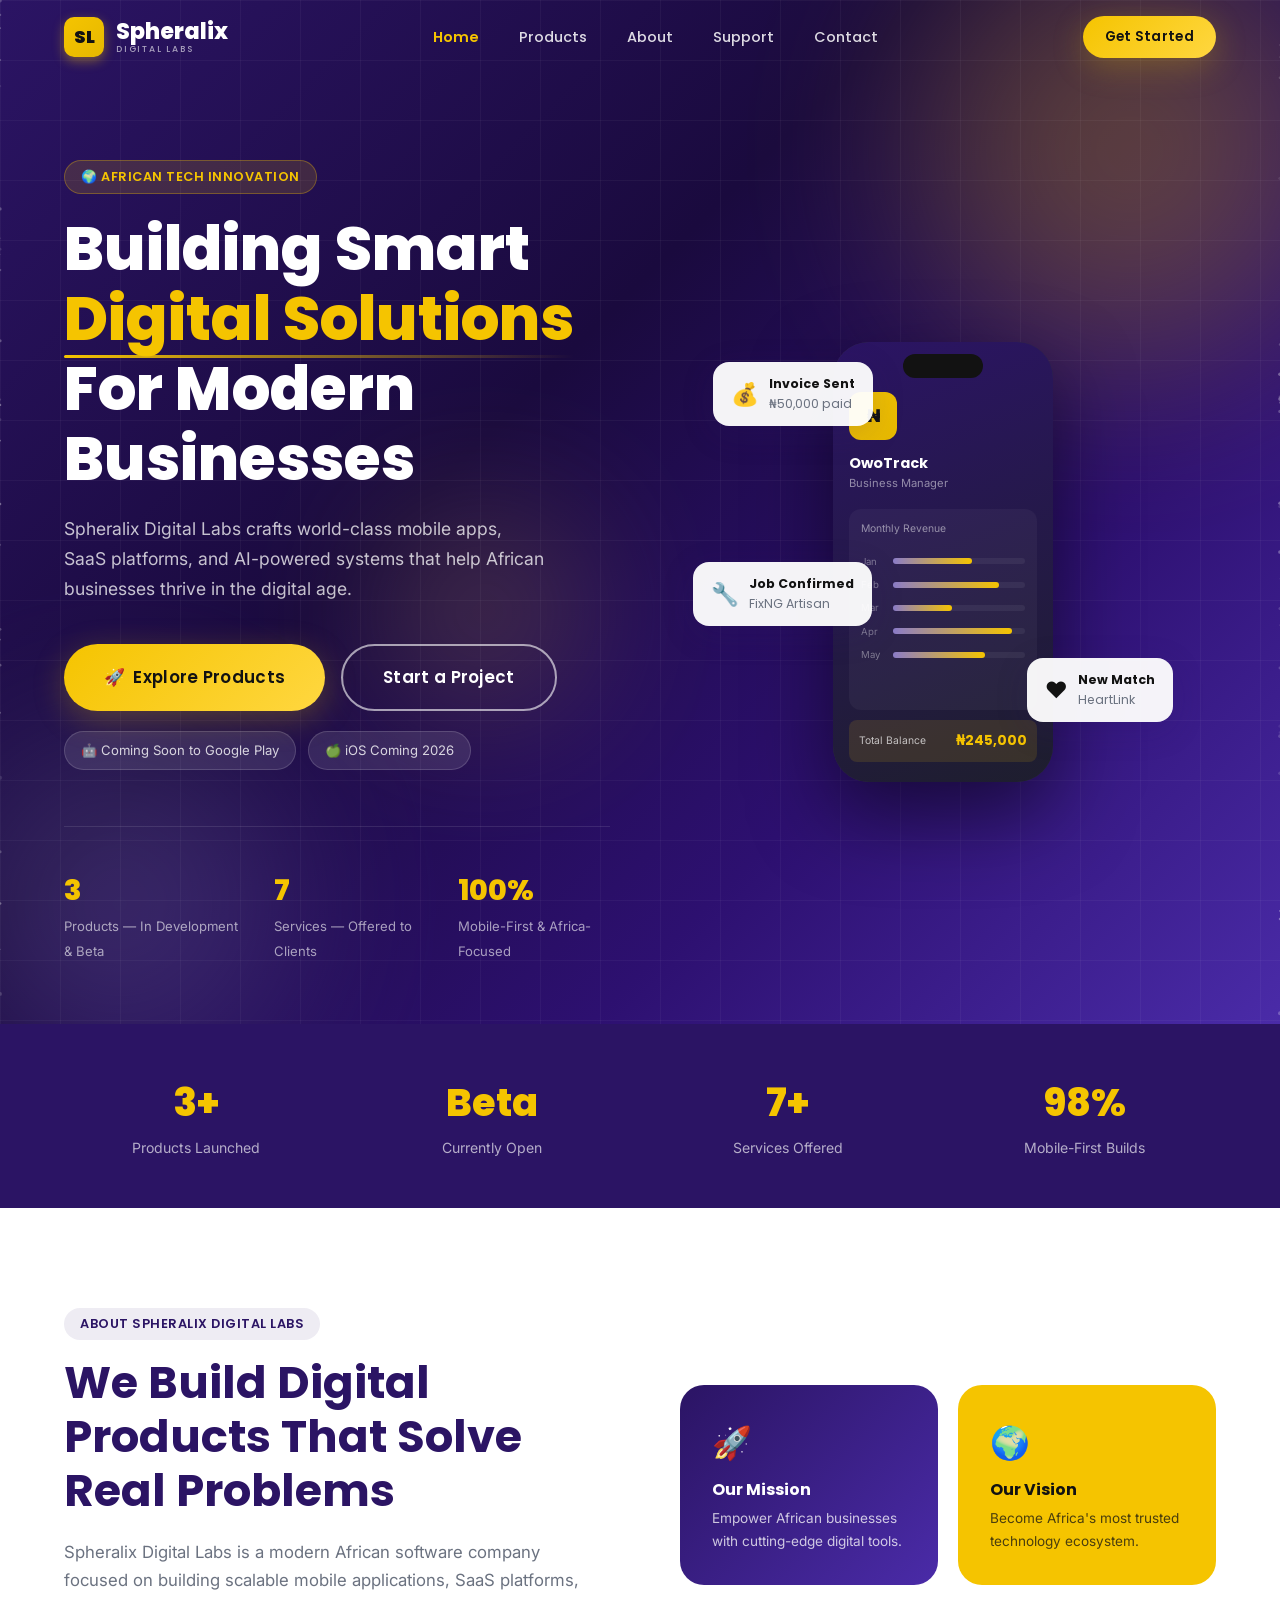
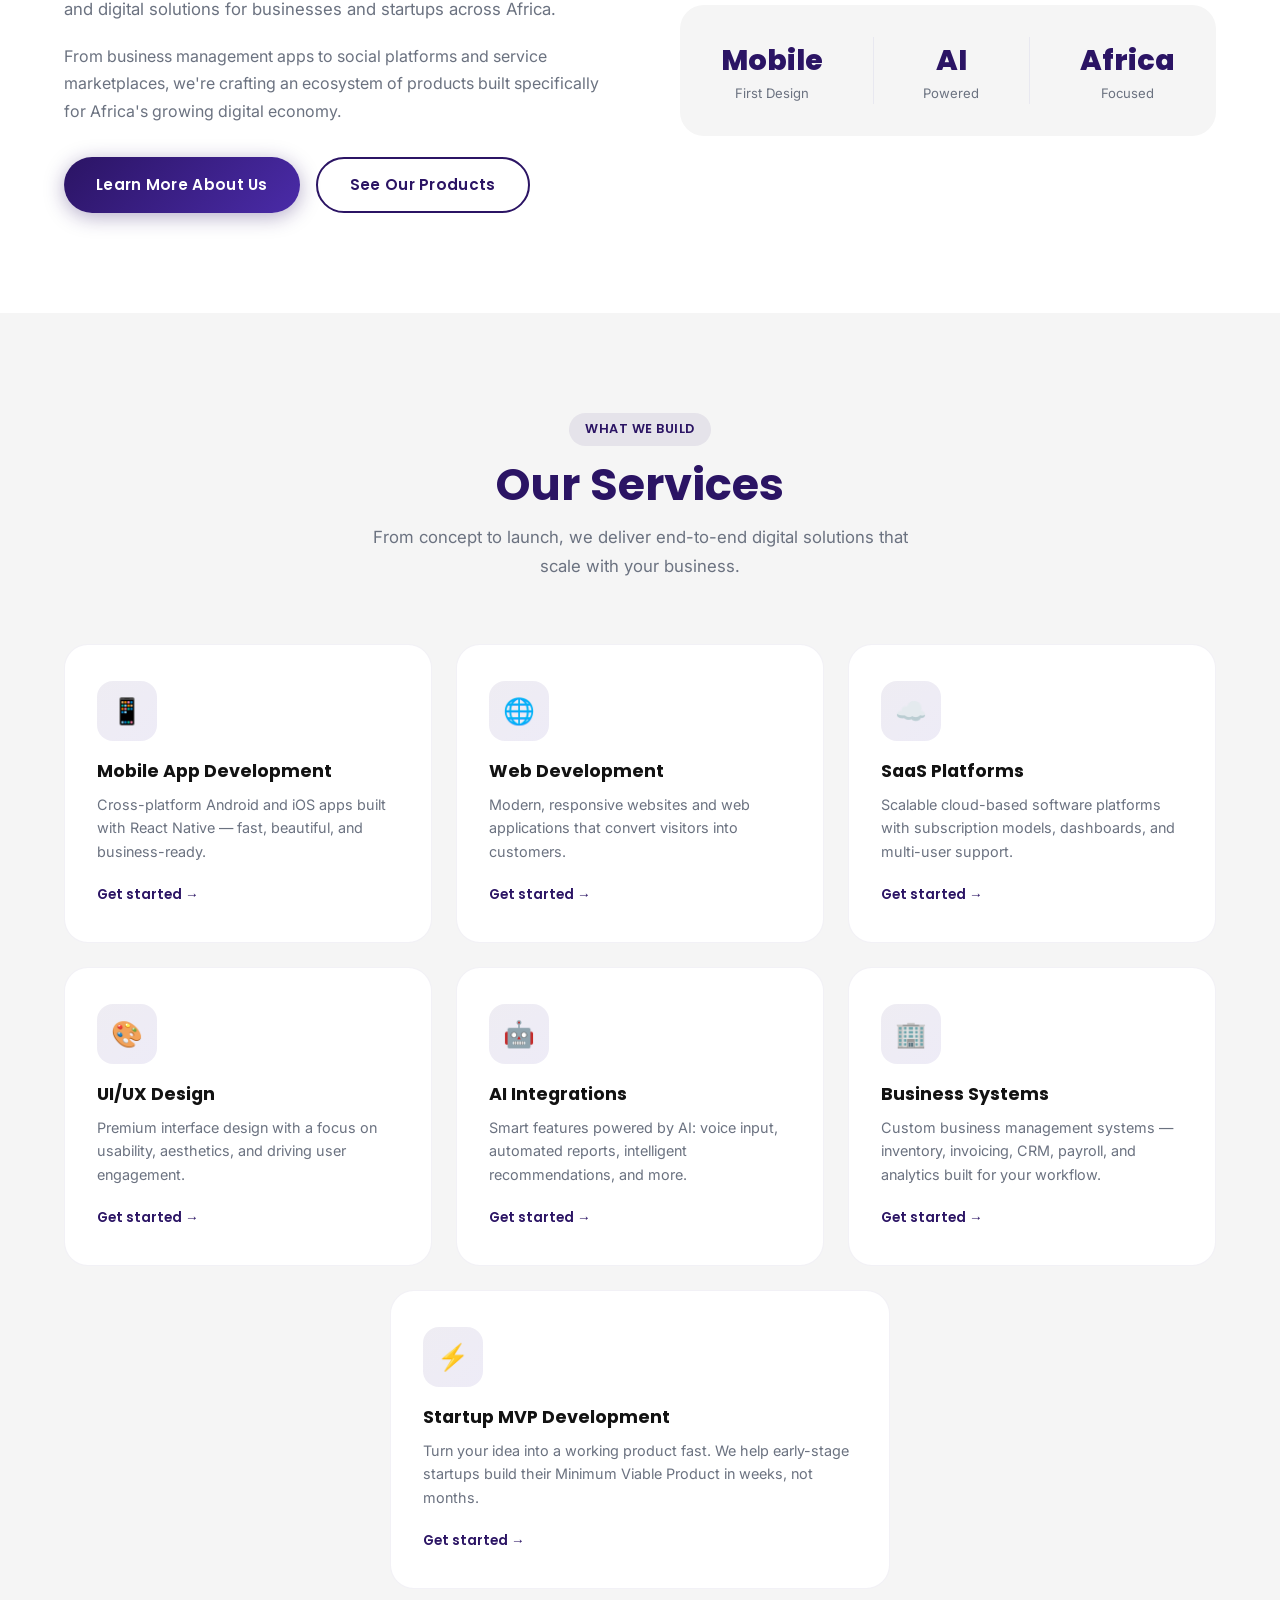
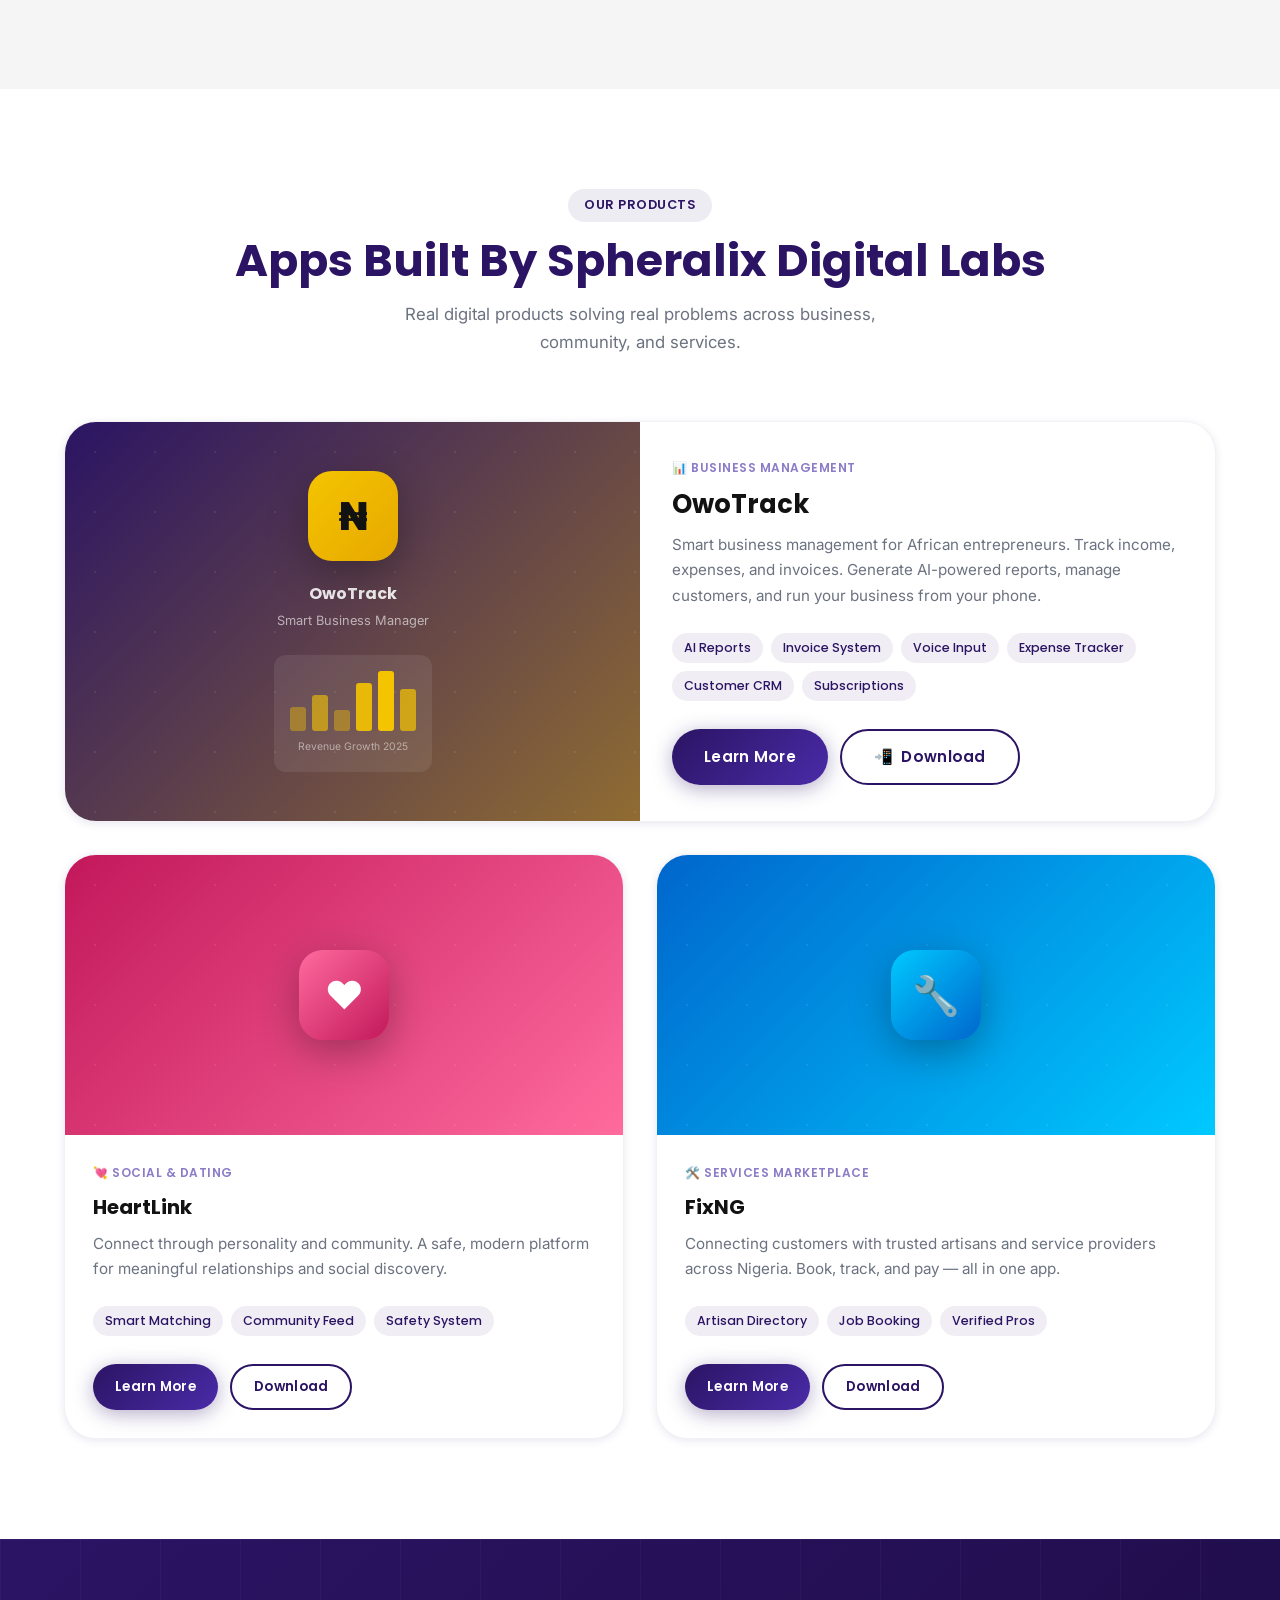
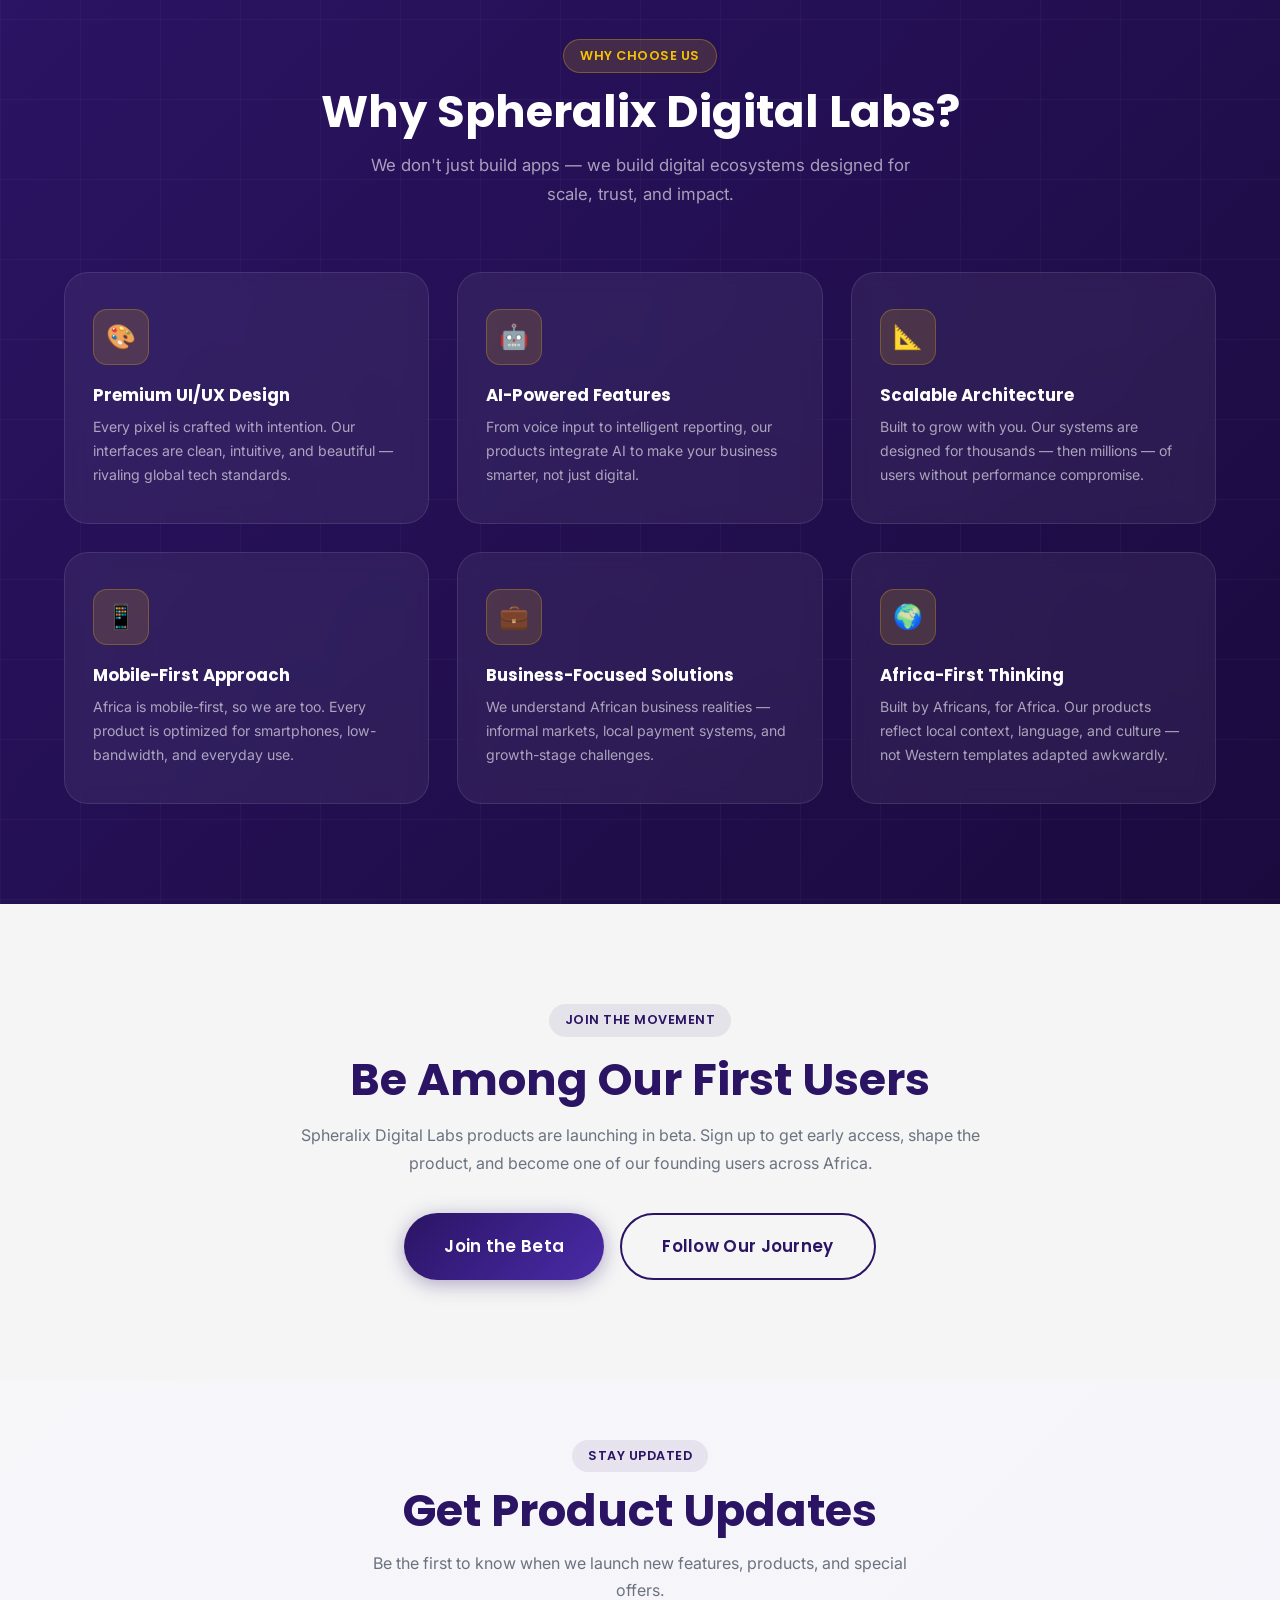
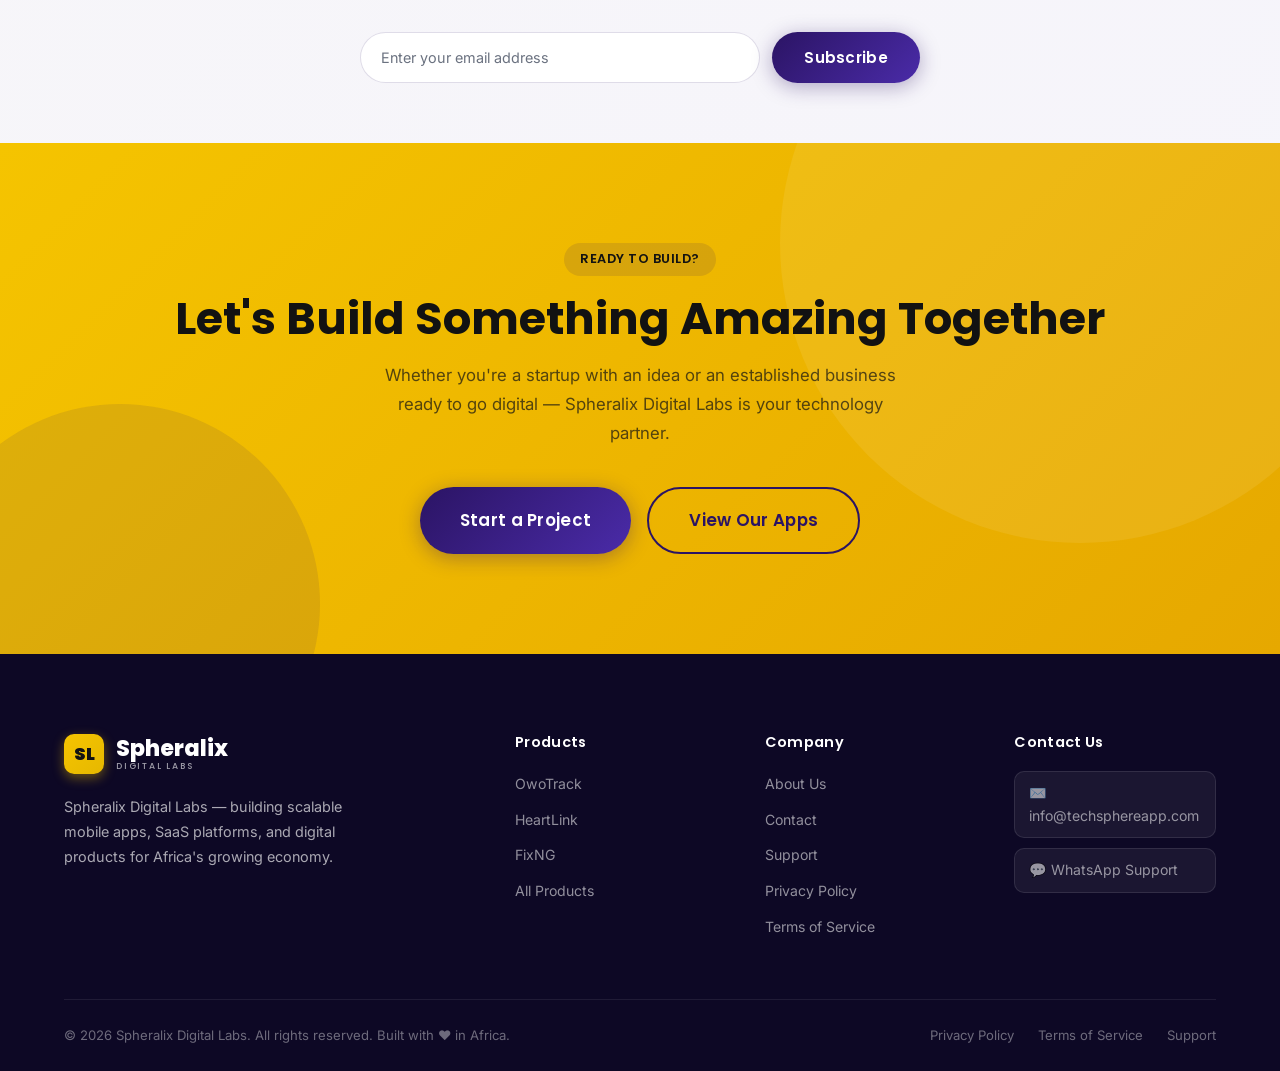
<file: index.html>
<!DOCTYPE html>
<html lang="en">
<head>
  <meta charset="UTF-8" />
  <meta name="viewport" content="width=device-width, initial-scale=1.0" />
  <title>Spheralix Digital Labs — Building Smart Digital Solutions For Africa</title>
  <meta name="description" content="Spheralix Digital Labs is a modern African software company building mobile apps, SaaS products, and AI-powered digital platforms for businesses across Africa." />
  <meta name="keywords" content="Spheralix Digital Labs, African tech startup, mobile apps, SaaS, OwoTrack, HeartLink, FixNG, software development Nigeria" />

  <!-- Open Graph -->
  <meta property="og:title" content="Spheralix Digital Labs — Smart Digital Solutions" />
  <meta property="og:description" content="Building scalable digital products for Africa and beyond. Mobile apps, SaaS, AI-powered systems." />
  <meta property="og:type" content="website" />
  <meta property="og:url" content="https://techsphereapp.com" />
  <meta property="og:image" content="https://techsphereapp.com/images/og-image.png" />

  <!-- Twitter Card -->
  <meta name="twitter:card" content="summary_large_image" />
  <meta name="twitter:title" content="Spheralix Digital Labs — Smart Digital Solutions" />
  <meta name="twitter:description" content="Building scalable digital products for Africa and beyond." />
  <meta name="twitter:image" content="https://techsphereapp.com/images/og-image.png" />

  <!-- Favicon -->
  <link rel="icon" type="image/svg+xml" href="images/favicon.svg" />

  <!-- Styles -->
  <link rel="stylesheet" href="styles/main.css" />
  <link rel="preconnect" href="https://fonts.googleapis.com" />
  <link rel="preconnect" href="https://fonts.gstatic.com" crossorigin />
</head>
<body>

<!-- Page Loader -->
<div class="page-loader" id="pageLoader">
  <div class="loader-logo">
    <div class="loader-mark">SL</div>
    <div class="loader-text">Spheralix</div>
    <div class="loader-bar"><div class="loader-bar-fill"></div></div>
  </div>
</div>

<!-- ══════════ NAVBAR ══════════ -->
<nav class="navbar" id="navbar">
  <div class="container navbar-inner">
    <a href="index.html" class="logo">
      <div class="logo-mark">SL</div>
      <div class="logo-text-group"><span class="logo-wordmark">Spheralix</span><span class="logo-tagline">Digital Labs</span></div>
    </a>

    <ul class="nav-links">
      <li><a href="index.html" class="active">Home</a></li>
      <li><a href="products.html">Products</a></li>
      <li><a href="about.html">About</a></li>
      <li><a href="support.html">Support</a></li>
      <li><a href="contact.html">Contact</a></li>
    </ul>

    <div class="nav-cta">
      <a href="contact.html" class="btn btn-gold btn-sm">Get Started</a>
      <button class="hamburger" id="hamburger" aria-label="Toggle menu">
        <span></span><span></span><span></span>
      </button>
    </div>
  </div>
</nav>

<!-- Mobile Menu -->
<div class="mobile-menu" id="mobileMenu">
  <ul class="nav-links">
    <li><a href="index.html">Home</a></li>
    <li><a href="products.html">Products</a></li>
    <li><a href="about.html">About</a></li>
    <li><a href="support.html">Support</a></li>
    <li><a href="contact.html">Contact</a></li>
  </ul>
  <div class="nav-cta" style="margin-top:28px;">
    <a href="contact.html" class="btn btn-primary" style="width:100%;justify-content:center;">Get Started</a>
  </div>
</div>

<!-- ══════════ HERO ══════════ -->
<section class="hero">
  <div class="hero-bg">
    <div class="hero-orb hero-orb-1"></div>
    <div class="hero-orb hero-orb-2"></div>
    <div class="hero-orb hero-orb-3"></div>
    <div class="hero-grid"></div>
    <canvas id="heroParticles" style="position:absolute;inset:0;width:100%;height:100%;pointer-events:none;opacity:.6;"></canvas>
  </div>

  <div class="container">
    <div class="hero-content">
      <!-- Text -->
      <div class="hero-text">
        <span class="tag">🌍 African Tech Innovation</span>
        <h1 class="hero-headline">
          Building Smart <span class="highlight">Digital Solutions</span> For Modern Businesses
        </h1>
        <p class="hero-description">
          Spheralix Digital Labs crafts world-class mobile apps, SaaS platforms, and AI-powered systems that help African businesses thrive in the digital age.
        </p>
        <div class="hero-buttons">
          <a href="products.html" class="btn btn-gold btn-lg">
            <span>🚀</span> Explore Products
          </a>
          <a href="contact.html" class="btn btn-outline-white btn-lg">
            Start a Project
          </a>
        </div>

        <div style="display:flex;gap:12px;margin-top:20px;flex-wrap:wrap;">
          <span style="display:inline-flex;align-items:center;gap:8px;background:rgba(255,255,255,.1);border:1px solid rgba(255,255,255,.15);border-radius:50px;padding:8px 16px;font-size:.82rem;color:rgba(255,255,255,.8);">🤖 Coming Soon to Google Play</span>
          <span style="display:inline-flex;align-items:center;gap:8px;background:rgba(255,255,255,.1);border:1px solid rgba(255,255,255,.15);border-radius:50px;padding:8px 16px;font-size:.82rem;color:rgba(255,255,255,.8);">🍏 iOS Coming 2026</span>
        </div>

        <div class="hero-stats">
          <div class="hero-stat-item">
            <span class="hero-stat-number" data-counter data-target="3">3</span>
            <span class="hero-stat-label">Products — In Development &amp; Beta</span>
          </div>
          <div class="hero-stat-item">
            <span class="hero-stat-number" data-counter data-target="7">7</span>
            <span class="hero-stat-label">Services — Offered to Clients</span>
          </div>
          <div class="hero-stat-item">
            <span class="hero-stat-number" data-counter data-target="100" data-suffix="%">100%</span>
            <span class="hero-stat-label">Mobile-First &amp; Africa-Focused</span>
          </div>
        </div>
      </div>

      <!-- Visual -->
      <div class="hero-visual">
        <div class="phone-mockup-group">
          <!-- Main phone -->
          <div class="phone-mockup main">
            <div class="phone-notch"></div>
            <div class="phone-screen">
              <div class="phone-screen-content">
                <div class="phone-app-icon">₦</div>
                <div class="phone-app-name">OwoTrack</div>
                <div class="phone-app-sub">Business Manager</div>
                <div class="phone-chart">
                  <div style="color:rgba(255,255,255,.5);font-size:.65rem;margin-bottom:8px;font-family:'Inter',sans-serif;">Monthly Revenue</div>
                  <div class="chart-bar-row"><span class="chart-bar-label">Jan</span><div class="chart-bar-track"><div class="chart-bar-fill" style="width:60%"></div></div></div>
                  <div class="chart-bar-row"><span class="chart-bar-label">Feb</span><div class="chart-bar-track"><div class="chart-bar-fill" style="width:80%"></div></div></div>
                  <div class="chart-bar-row"><span class="chart-bar-label">Mar</span><div class="chart-bar-track"><div class="chart-bar-fill" style="width:45%"></div></div></div>
                  <div class="chart-bar-row"><span class="chart-bar-label">Apr</span><div class="chart-bar-track"><div class="chart-bar-fill" style="width:90%"></div></div></div>
                  <div class="chart-bar-row"><span class="chart-bar-label">May</span><div class="chart-bar-track"><div class="chart-bar-fill" style="width:70%"></div></div></div>
                </div>
                <div style="background:rgba(245,196,0,.12);border-radius:8px;padding:10px;margin-top:10px;display:flex;justify-content:space-between;align-items:center;">
                  <span style="color:rgba(255,255,255,.7);font-size:.65rem;font-family:'Inter',sans-serif;">Total Balance</span>
                  <span style="color:#F5C400;font-weight:700;font-size:.85rem;font-family:'Poppins',sans-serif;">₦245,000</span>
                </div>
              </div>
            </div>
          </div>

          <!-- Floating badges -->
          <div class="floating-badge badge-1">
            <span class="badge-icon">💰</span>
            <div class="badge-text">
              <div class="badge-title">Invoice Sent</div>
              <div class="badge-sub">₦50,000 paid</div>
            </div>
          </div>
          <div class="floating-badge badge-2">
            <span class="badge-icon">❤️</span>
            <div class="badge-text">
              <div class="badge-title">New Match</div>
              <div class="badge-sub">HeartLink</div>
            </div>
          </div>
          <div class="floating-badge badge-3">
            <span class="badge-icon">🔧</span>
            <div class="badge-text">
              <div class="badge-title">Job Confirmed</div>
              <div class="badge-sub">FixNG Artisan</div>
            </div>
          </div>
        </div>
      </div>
    </div>
  </div>
</section>

<!-- ══════════ STATS BAR ══════════ -->
<section class="stats-bar">
  <div class="container">
    <div class="stats-grid">
      <div class="stat-item reveal delay-1">
        <span class="stat-number" data-counter data-target="3" data-suffix="+">3+</span>
        <div class="stat-label">Products Launched</div>
      </div>
      <div class="stat-item reveal delay-2">
        <span class="stat-number">Beta</span>
        <div class="stat-label">Currently Open</div>
      </div>
      <div class="stat-item reveal delay-3">
        <span class="stat-number" data-counter data-target="7" data-suffix="+">7+</span>
        <div class="stat-label">Services Offered</div>
      </div>
      <div class="stat-item reveal delay-4">
        <span class="stat-number" data-counter data-target="100" data-suffix="%">100%</span>
        <div class="stat-label">Mobile-First Builds</div>
      </div>
    </div>
  </div>
</section>

<!-- ══════════ ABOUT SNIPPET ══════════ -->
<section class="section-pad">
  <div class="container">
    <div class="rg-2" style="display:grid;grid-template-columns:1fr 1fr;gap:80px;align-items:center;">
      <div class="reveal-left">
        <span class="tag">About Spheralix Digital Labs</span>
        <h2 style="color:var(--purple);margin:16px 0 20px;">We Build Digital Products That Solve Real Problems</h2>
        <p style="color:var(--text-muted);margin-bottom:20px;font-size:1.05rem;">
          Spheralix Digital Labs is a modern African software company focused on building scalable mobile applications, SaaS platforms, and digital solutions for businesses and startups across Africa.
        </p>
        <p style="color:var(--text-muted);margin-bottom:32px;">
          From business management apps to social platforms and service marketplaces, we're crafting an ecosystem of products built specifically for Africa's growing digital economy.
        </p>
        <div style="display:flex;gap:16px;flex-wrap:wrap;">
          <a href="about.html" class="btn btn-primary">Learn More About Us</a>
          <a href="products.html" class="btn btn-outline">See Our Products</a>
        </div>
      </div>
      <div class="reveal-right">
        <div class="rg-2" style="display:grid;grid-template-columns:1fr 1fr;gap:20px;">
          <div style="background:linear-gradient(135deg,var(--purple),var(--purple-lt));border-radius:var(--radius-lg);padding:32px;color:var(--white);">
            <div style="font-size:2rem;margin-bottom:12px;">🚀</div>
            <h3 style="font-size:1rem;margin-bottom:8px;">Our Mission</h3>
            <p style="font-size:.85rem;opacity:.75;line-height:1.7;">Empower African businesses with cutting-edge digital tools.</p>
          </div>
          <div style="background:var(--gold);border-radius:var(--radius-lg);padding:32px;color:var(--dark);">
            <div style="font-size:2rem;margin-bottom:12px;">🌍</div>
            <h3 style="font-size:1rem;margin-bottom:8px;">Our Vision</h3>
            <p style="font-size:.85rem;opacity:.75;line-height:1.7;">Become Africa's most trusted technology ecosystem.</p>
          </div>
          <div style="background:var(--gray);border-radius:var(--radius-lg);padding:32px;grid-column:1/-1;">
            <div style="display:flex;gap:32px;justify-content:space-around;text-align:center;">
              <div>
                <div style="font-size:1.8rem;font-weight:800;color:var(--purple);font-family:'Poppins',sans-serif;">Mobile</div>
                <div style="font-size:.82rem;color:var(--text-muted);">First Design</div>
              </div>
              <div style="width:1px;background:var(--gray-2);"></div>
              <div>
                <div style="font-size:1.8rem;font-weight:800;color:var(--purple);font-family:'Poppins',sans-serif;">AI</div>
                <div style="font-size:.82rem;color:var(--text-muted);">Powered</div>
              </div>
              <div style="width:1px;background:var(--gray-2);"></div>
              <div>
                <div style="font-size:1.8rem;font-weight:800;color:var(--purple);font-family:'Poppins',sans-serif;">Africa</div>
                <div style="font-size:.82rem;color:var(--text-muted);">Focused</div>
              </div>
            </div>
          </div>
        </div>
      </div>
    </div>
  </div>
</section>

<!-- ══════════ SERVICES ══════════ -->
<section class="services section-pad">
  <div class="container">
    <div class="section-header reveal">
      <span class="tag">What We Build</span>
      <h2>Our Services</h2>
      <p>From concept to launch, we deliver end-to-end digital solutions that scale with your business.</p>
    </div>
    <div class="services-grid">
      <div class="service-card reveal delay-1">
        <div class="service-icon">📱</div>
        <h3>Mobile App Development</h3>
        <p>Cross-platform Android and iOS apps built with React Native — fast, beautiful, and business-ready.</p>
        <a href="contact.html" class="service-link">Get started →</a>
      </div>
      <div class="service-card reveal delay-2">
        <div class="service-icon">🌐</div>
        <h3>Web Development</h3>
        <p>Modern, responsive websites and web applications that convert visitors into customers.</p>
        <a href="contact.html" class="service-link">Get started →</a>
      </div>
      <div class="service-card reveal delay-3">
        <div class="service-icon">☁️</div>
        <h3>SaaS Platforms</h3>
        <p>Scalable cloud-based software platforms with subscription models, dashboards, and multi-user support.</p>
        <a href="contact.html" class="service-link">Get started →</a>
      </div>
      <div class="service-card reveal delay-1">
        <div class="service-icon">🎨</div>
        <h3>UI/UX Design</h3>
        <p>Premium interface design with a focus on usability, aesthetics, and driving user engagement.</p>
        <a href="contact.html" class="service-link">Get started →</a>
      </div>
      <div class="service-card reveal delay-2">
        <div class="service-icon">🤖</div>
        <h3>AI Integrations</h3>
        <p>Smart features powered by AI: voice input, automated reports, intelligent recommendations, and more.</p>
        <a href="contact.html" class="service-link">Get started →</a>
      </div>
      <div class="service-card reveal delay-3">
        <div class="service-icon">🏢</div>
        <h3>Business Systems</h3>
        <p>Custom business management systems — inventory, invoicing, CRM, payroll, and analytics built for your workflow.</p>
        <a href="contact.html" class="service-link">Get started →</a>
      </div>
      <div class="service-card reveal delay-2" style="grid-column:1/-1;max-width:500px;margin:0 auto;width:100%;">
        <div class="service-icon">⚡</div>
        <h3>Startup MVP Development</h3>
        <p>Turn your idea into a working product fast. We help early-stage startups build their Minimum Viable Product in weeks, not months.</p>
        <a href="contact.html" class="service-link">Get started →</a>
      </div>
    </div>
  </div>
</section>

<!-- ══════════ PRODUCTS ══════════ -->
<section class="products section-pad">
  <div class="container">
    <div class="section-header reveal">
      <span class="tag">Our Products</span>
      <h2>Apps Built By Spheralix Digital Labs</h2>
      <p>Real digital products solving real problems across business, community, and services.</p>
    </div>
    <div class="products-grid">
      <!-- OwoTrack - Featured -->
      <div class="product-card featured reveal">
        <div class="product-card-inner">
          <div class="product-visual" style="background:linear-gradient(135deg,#2B1464,#F5C400 200%);">
            <div style="text-align:center;z-index:1;position:relative;">
              <div class="app-icon-large app-icon-owotrack" style="margin:0 auto 20px;">₦</div>
              <div style="color:rgba(255,255,255,.9);font-family:'Poppins',sans-serif;font-weight:700;font-size:1rem;">OwoTrack</div>
              <div style="color:rgba(255,255,255,.6);font-size:.8rem;margin-top:4px;">Smart Business Manager</div>
              <!-- Mini Chart -->
              <div style="margin-top:24px;background:rgba(255,255,255,.08);border-radius:12px;padding:16px;">
                <div style="display:flex;align-items:flex-end;gap:6px;height:60px;justify-content:center;">
                  <div style="width:16px;background:rgba(245,196,0,.4);border-radius:3px;height:40%;"></div>
                  <div style="width:16px;background:rgba(245,196,0,.6);border-radius:3px;height:60%;"></div>
                  <div style="width:16px;background:rgba(245,196,0,.4);border-radius:3px;height:35%;"></div>
                  <div style="width:16px;background:rgba(245,196,0,.9);border-radius:3px;height:80%;"></div>
                  <div style="width:16px;background:#F5C400;border-radius:3px;height:100%;"></div>
                  <div style="width:16px;background:rgba(245,196,0,.7);border-radius:3px;height:70%;"></div>
                </div>
                <div style="color:rgba(255,255,255,.5);font-size:.65rem;text-align:center;margin-top:8px;">Revenue Growth 2025</div>
              </div>
            </div>
          </div>
          <div class="product-info">
            <div class="product-tag">📊 Business Management</div>
            <h3>OwoTrack</h3>
            <p>Smart business management for African entrepreneurs. Track income, expenses, and invoices. Generate AI-powered reports, manage customers, and run your business from your phone.</p>
            <div class="product-features">
              <span class="feature-pill">AI Reports</span>
              <span class="feature-pill">Invoice System</span>
              <span class="feature-pill">Voice Input</span>
              <span class="feature-pill">Expense Tracker</span>
              <span class="feature-pill">Customer CRM</span>
              <span class="feature-pill">Subscriptions</span>
            </div>
            <div class="product-actions">
              <a href="owotrack.html" class="btn btn-primary">Learn More</a>
              <a href="owotrack.html#download" class="btn btn-outline">
                <span>📲</span> Download
              </a>
            </div>
          </div>
        </div>
      </div>

      <!-- HeartLink -->
      <div class="product-card reveal delay-1">
        <div class="product-visual" style="background:linear-gradient(135deg,#C2185B,#FF6B9D);">
          <div class="app-icon-large app-icon-heartlink" style="margin:0 auto;">❤️</div>
        </div>
        <div class="product-info">
          <div class="product-tag">💘 Social & Dating</div>
          <h3>HeartLink</h3>
          <p>Connect through personality and community. A safe, modern platform for meaningful relationships and social discovery.</p>
          <div class="product-features">
            <span class="feature-pill">Smart Matching</span>
            <span class="feature-pill">Community Feed</span>
            <span class="feature-pill">Safety System</span>
          </div>
          <div class="product-actions">
            <a href="heartlink.html" class="btn btn-primary btn-sm">Learn More</a>
            <a href="heartlink.html#download" class="btn btn-outline btn-sm">Download</a>
          </div>
        </div>
      </div>

      <!-- FixNG -->
      <div class="product-card reveal delay-2">
        <div class="product-visual" style="background:linear-gradient(135deg,#0066CC,#00C9FF);">
          <div class="app-icon-large app-icon-fixng" style="margin:0 auto;">🔧</div>
        </div>
        <div class="product-info">
          <div class="product-tag">🛠️ Services Marketplace</div>
          <h3>FixNG</h3>
          <p>Connecting customers with trusted artisans and service providers across Nigeria. Book, track, and pay — all in one app.</p>
          <div class="product-features">
            <span class="feature-pill">Artisan Directory</span>
            <span class="feature-pill">Job Booking</span>
            <span class="feature-pill">Verified Pros</span>
          </div>
          <div class="product-actions">
            <a href="fixng.html" class="btn btn-primary btn-sm">Learn More</a>
            <a href="fixng.html#download" class="btn btn-outline btn-sm">Download</a>
          </div>
        </div>
      </div>
    </div>
  </div>
</section>

<!-- ══════════ WHY TECHSPHERE ══════════ -->
<section class="why-section section-pad">
  <div class="container">
    <div class="section-header reveal">
      <span class="tag" style="background:rgba(245,196,0,.15);color:var(--gold);border:1px solid rgba(245,196,0,.3);">Why Choose Us</span>
      <h2>Why Spheralix Digital Labs?</h2>
      <p style="color:rgba(255,255,255,.6);">We don't just build apps — we build digital ecosystems designed for scale, trust, and impact.</p>
    </div>
    <div class="why-grid">
      <div class="why-card reveal delay-1">
        <div class="why-icon">🎨</div>
        <h3>Premium UI/UX Design</h3>
        <p>Every pixel is crafted with intention. Our interfaces are clean, intuitive, and beautiful — rivaling global tech standards.</p>
      </div>
      <div class="why-card reveal delay-2">
        <div class="why-icon">🤖</div>
        <h3>AI-Powered Features</h3>
        <p>From voice input to intelligent reporting, our products integrate AI to make your business smarter, not just digital.</p>
      </div>
      <div class="why-card reveal delay-3">
        <div class="why-icon">📐</div>
        <h3>Scalable Architecture</h3>
        <p>Built to grow with you. Our systems are designed for thousands — then millions — of users without performance compromise.</p>
      </div>
      <div class="why-card reveal delay-1">
        <div class="why-icon">📱</div>
        <h3>Mobile-First Approach</h3>
        <p>Africa is mobile-first, so we are too. Every product is optimized for smartphones, low-bandwidth, and everyday use.</p>
      </div>
      <div class="why-card reveal delay-2">
        <div class="why-icon">💼</div>
        <h3>Business-Focused Solutions</h3>
        <p>We understand African business realities — informal markets, local payment systems, and growth-stage challenges.</p>
      </div>
      <div class="why-card reveal delay-3">
        <div class="why-icon">🌍</div>
        <h3>Africa-First Thinking</h3>
        <p>Built by Africans, for Africa. Our products reflect local context, language, and culture — not Western templates adapted awkwardly.</p>
      </div>
    </div>
  </div>
</section>

<!-- ══════════ EARLY ACCESS ══════════ -->
<section class="section-pad" style="background:var(--gray);">
  <div class="container">
    <div style="text-align:center;max-width:680px;margin:0 auto;" class="reveal">
      <span class="tag">Join the Movement</span>
      <h2 style="color:var(--purple);margin:16px 0;">Be Among Our First Users</h2>
      <p style="color:var(--text-muted);margin-bottom:36px;">Spheralix Digital Labs products are launching in beta. Sign up to get early access, shape the product, and become one of our founding users across Africa.</p>
      <div style="display:flex;gap:16px;justify-content:center;flex-wrap:wrap;">
        <a href="contact.html" class="btn btn-primary btn-lg">Join the Beta</a>
        <a href="about.html" class="btn btn-outline btn-lg">Follow Our Journey</a>
      </div>
    </div>
  </div>
</section>

<!-- ══════════ NEWSLETTER ══════════ -->
<section class="newsletter section-pad-sm">
  <div class="container">
    <div class="newsletter-inner reveal">
      <span class="tag">Stay Updated</span>
      <h2 style="color:var(--purple);margin:12px 0;">Get Product Updates</h2>
      <p style="color:var(--text-muted);">Be the first to know when we launch new features, products, and special offers.</p>
      <form class="newsletter-form" onsubmit="return false;">
        <input type="email" class="newsletter-input" placeholder="Enter your email address" required />
        <button type="submit" class="btn btn-primary">Subscribe</button>
      </form>
    </div>
  </div>
</section>

<!-- ══════════ CTA ══════════ -->
<section class="cta-section">
  <div class="container">
    <div class="cta-inner reveal">
      <span class="tag">Ready To Build?</span>
      <h2>Let's Build Something Amazing Together</h2>
      <p>Whether you're a startup with an idea or an established business ready to go digital — Spheralix Digital Labs is your technology partner.</p>
      <div class="cta-buttons">
        <a href="contact.html" class="btn btn-primary btn-lg">Start a Project</a>
        <a href="products.html" class="btn btn-outline btn-lg">View Our Apps</a>
      </div>
    </div>
  </div>
</section>

<!-- ══════════ FOOTER ══════════ -->
<footer class="footer">
  <div class="container">
    <div class="footer-grid">
      <div class="footer-brand">
        <a href="index.html" class="logo">
          <div class="logo-mark">SL</div>
          <div class="logo-text-group"><span class="logo-wordmark">Spheralix</span><span class="logo-tagline">Digital Labs</span></div>
        </a>
        <p>Spheralix Digital Labs — building scalable mobile apps, SaaS platforms, and digital products for Africa's growing economy.</p>
      </div>

      <div class="footer-col">
        <h4>Products</h4>
        <ul>
          <li><a href="owotrack.html">OwoTrack</a></li>
          <li><a href="heartlink.html">HeartLink</a></li>
          <li><a href="fixng.html">FixNG</a></li>
          <li><a href="products.html">All Products</a></li>
        </ul>
      </div>

      <div class="footer-col">
        <h4>Company</h4>
        <ul>
          <li><a href="about.html">About Us</a></li>
          <li><a href="contact.html">Contact</a></li>
          <li><a href="support.html">Support</a></li>
          <li><a href="privacy-policy.html">Privacy Policy</a></li>
          <li><a href="terms.html">Terms of Service</a></li>
        </ul>
      </div>

      <div class="footer-col">
        <h4>Contact Us</h4>
        <ul>
          <li>
            <a href="mailto:info@techsphereapp.com" class="footer-email">
              ✉️ info@techsphereapp.com
            </a>
          </li>
          <li>
            <a href="https://wa.me/2349011495230" class="footer-email" target="_blank" rel="noopener">
              💬 WhatsApp Support
            </a>
          </li>
        </ul>
      </div>
    </div>

    <div class="footer-bottom">
      <p>© 2026 Spheralix Digital Labs. All rights reserved. Built with ❤️ in Africa.</p>
      <div class="footer-bottom-links">
        <a href="privacy-policy.html">Privacy Policy</a>
        <a href="terms.html">Terms of Service</a>
        <a href="support.html">Support</a>
      </div>
    </div>
  </div>
</footer>

<script src="js/main.js"></script>
</body>
</html>
</file>
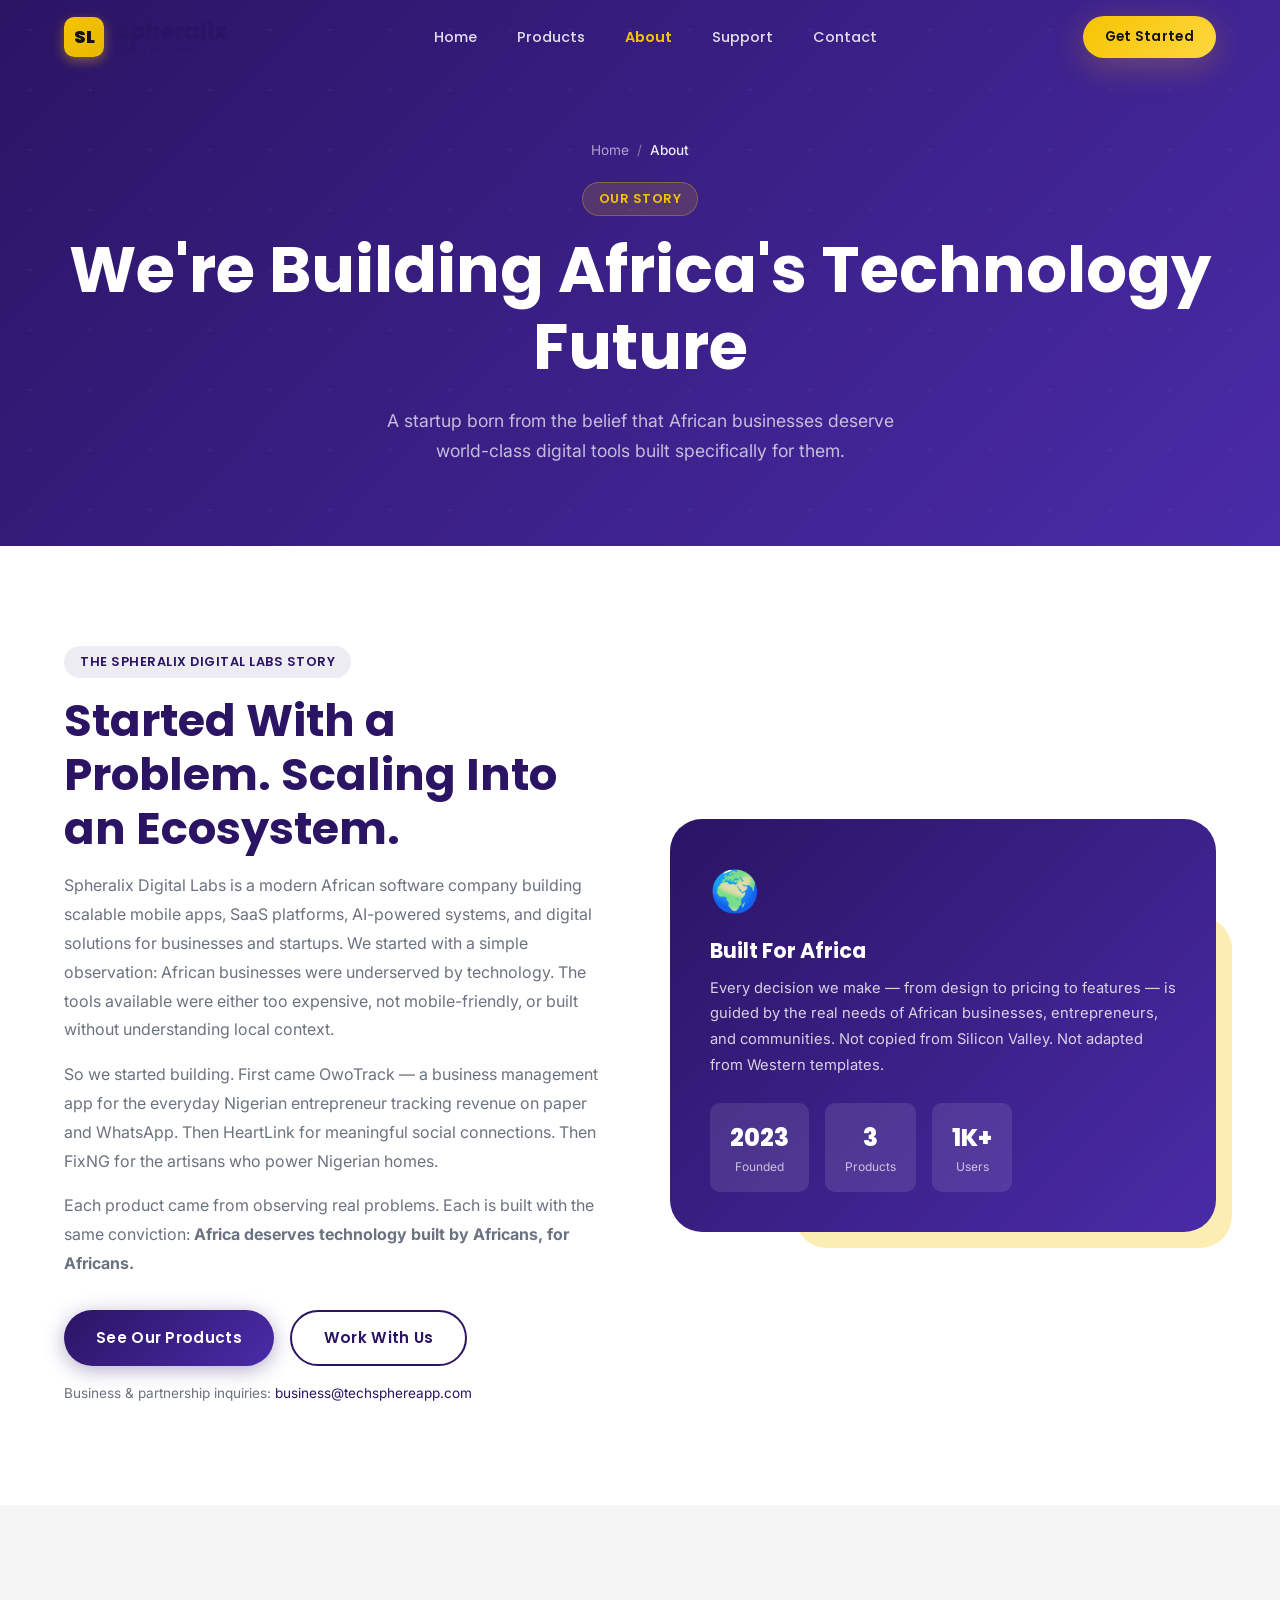
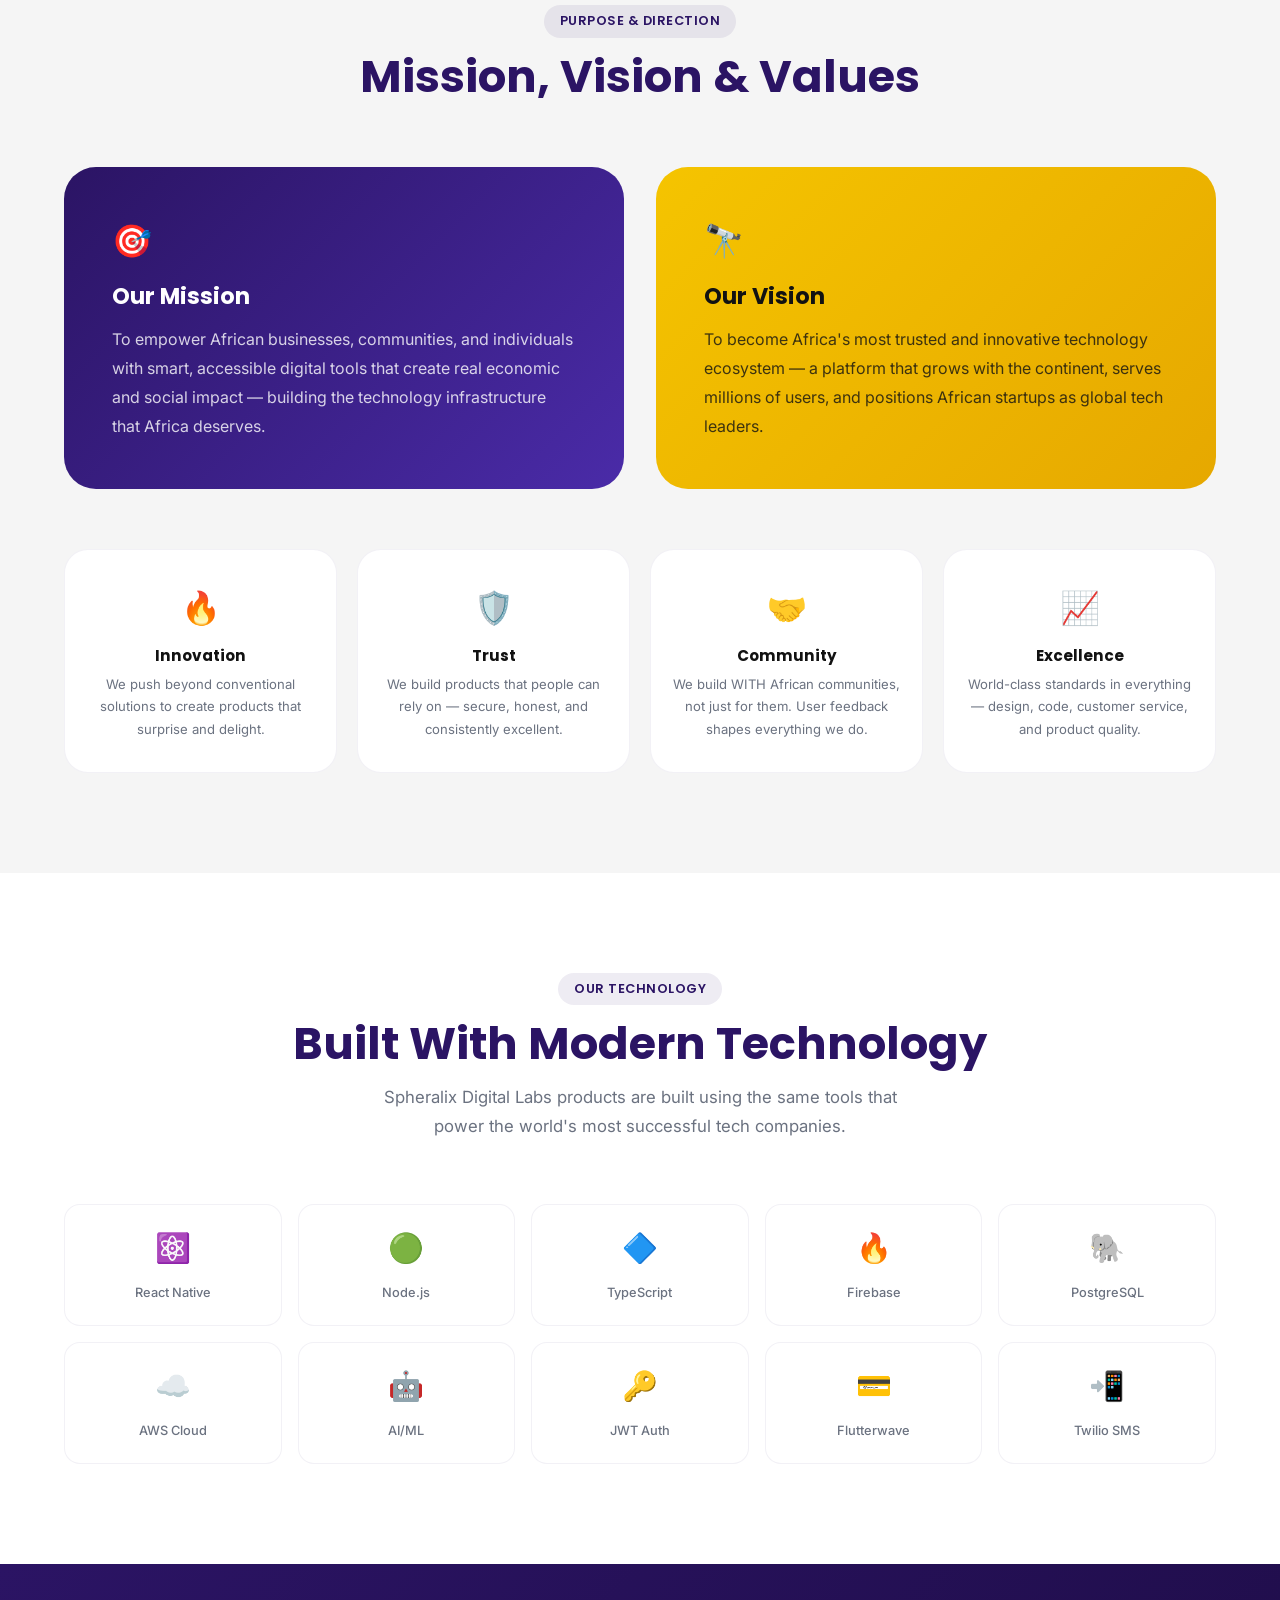
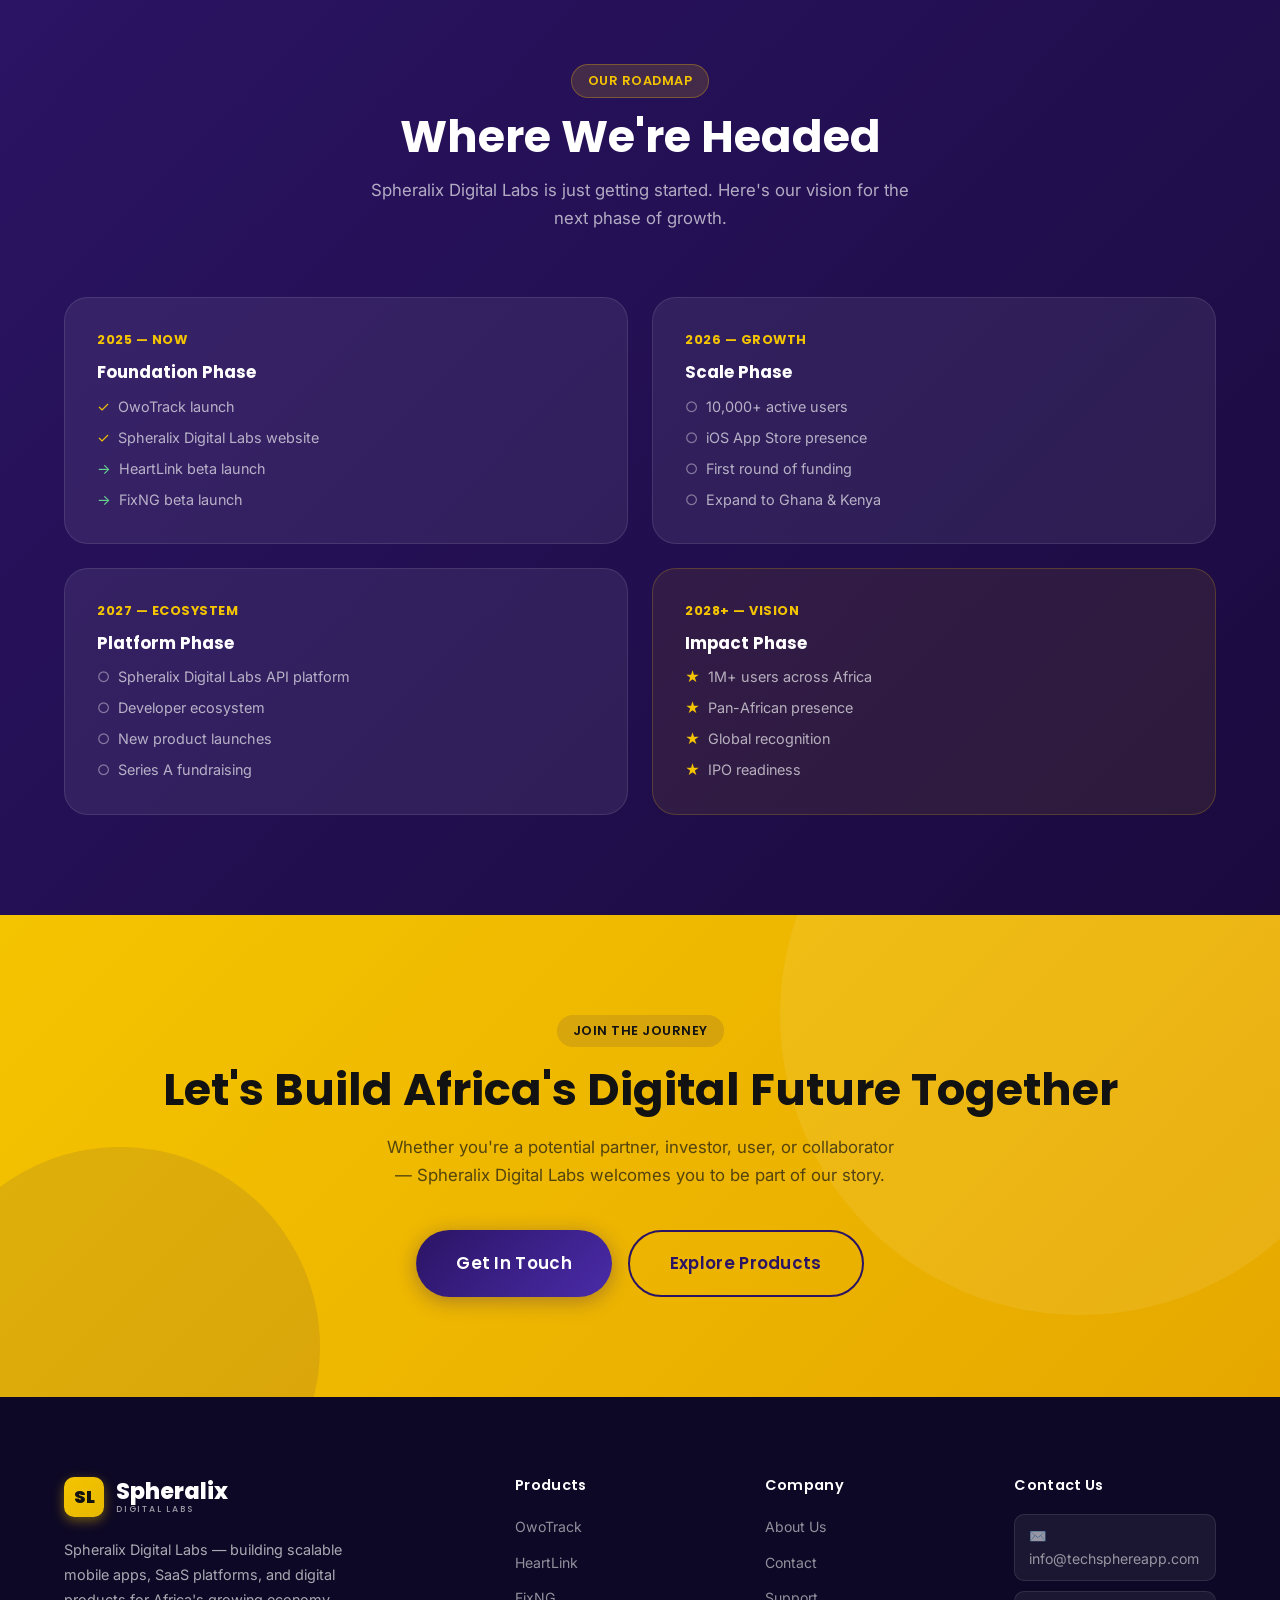
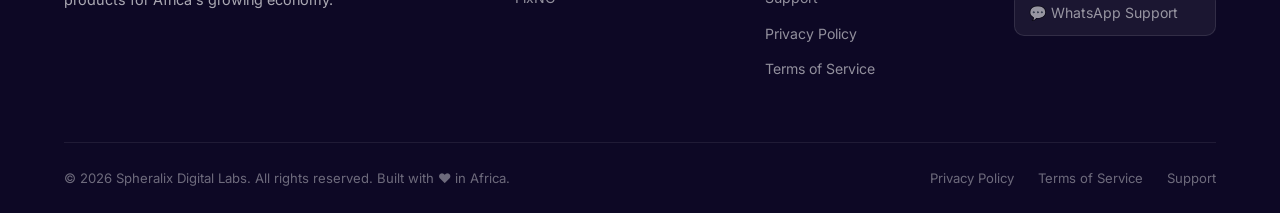
<file: about.html>
<!DOCTYPE html>
<html lang="en">
<head>
  <meta charset="UTF-8" />
  <meta name="viewport" content="width=device-width, initial-scale=1.0" />
  <title>About Spheralix Digital Labs — Our Story, Mission &amp; Vision</title>
  <meta name="description" content="Learn about Spheralix Digital Labs — a modern African software company building scalable digital products. Our story, mission, vision, and the products we build." />
  <meta property="og:title" content="About Spheralix Digital Labs" />
  <meta property="og:description" content="We're building Africa's next great technology ecosystem. Learn about Spheralix Digital Labs — our story, mission, and vision." />
  <link rel="icon" type="image/svg+xml" href="images/favicon.svg" />
  <link rel="stylesheet" href="styles/main.css" />
  <link rel="preconnect" href="https://fonts.googleapis.com" />
  <link rel="preconnect" href="https://fonts.gstatic.com" crossorigin />
</head>
<body>

<!-- Page Loader -->
<div class="page-loader" id="pageLoader">
  <div class="loader-logo">
    <div class="loader-mark">SL</div>
    <div class="loader-text">Spheralix</div>
    <div class="loader-bar"><div class="loader-bar-fill"></div></div>
  </div>
</div>

<!-- NAVBAR -->
<nav class="navbar scrolled" id="navbar">
  <div class="container navbar-inner">
    <a href="index.html" class="logo" style="color:var(--purple);">
      <div class="logo-mark">SL</div>
      <div class="logo-text-group"><span class="logo-wordmark">Spheralix</span><span class="logo-tagline">Digital Labs</span></div>
    </a>
    <ul class="nav-links">
      <li><a href="index.html">Home</a></li>
      <li><a href="products.html">Products</a></li>
      <li><a href="about.html" class="active">About</a></li>
      <li><a href="support.html">Support</a></li>
      <li><a href="contact.html">Contact</a></li>
    </ul>
    <div class="nav-cta">
      <a href="contact.html" class="btn btn-gold btn-sm">Get Started</a>
      <button class="hamburger" id="hamburger"><span></span><span></span><span></span></button>
    </div>
  </div>
</nav>
<div class="mobile-menu" id="mobileMenu">
  <ul class="nav-links">
    <li><a href="index.html">Home</a></li>
    <li><a href="products.html">Products</a></li>
    <li><a href="about.html">About</a></li>
    <li><a href="support.html">Support</a></li>
    <li><a href="contact.html">Contact</a></li>
  </ul>
  <div class="nav-cta" style="margin-top:28px;">
    <a href="contact.html" class="btn btn-primary" style="width:100%;justify-content:center;">Get Started</a>
  </div>
</div>

<!-- PAGE HERO -->
<section class="page-hero">
  <div class="container">
    <div class="page-hero-inner">
      <nav class="breadcrumb" style="justify-content:center;margin-bottom:20px;">
        <a href="index.html">Home</a><span>/</span><span class="current">About</span>
      </nav>
      <span class="tag">Our Story</span>
      <h1>We're Building Africa's Technology Future</h1>
      <p>A startup born from the belief that African businesses deserve world-class digital tools built specifically for them.</p>
    </div>
  </div>
</section>

<!-- STORY -->
<section class="section-pad">
  <div class="container">
    <div class="mission-grid">
      <div class="reveal-left">
        <span class="tag">The Spheralix Digital Labs Story</span>
        <h2 style="color:var(--purple);margin:16px 0;">Started With a Problem. Scaling Into an Ecosystem.</h2>
        <p style="color:var(--text-muted);margin-bottom:16px;line-height:1.8;">Spheralix Digital Labs is a modern African software company building scalable mobile apps, SaaS platforms, AI-powered systems, and digital solutions for businesses and startups. We started with a simple observation: African businesses were underserved by technology. The tools available were either too expensive, not mobile-friendly, or built without understanding local context.</p>
        <p style="color:var(--text-muted);margin-bottom:16px;line-height:1.8;">So we started building. First came OwoTrack — a business management app for the everyday Nigerian entrepreneur tracking revenue on paper and WhatsApp. Then HeartLink for meaningful social connections. Then FixNG for the artisans who power Nigerian homes.</p>
        <p style="color:var(--text-muted);margin-bottom:32px;line-height:1.8;">Each product came from observing real problems. Each is built with the same conviction: <strong>Africa deserves technology built by Africans, for Africans.</strong></p>
        <div style="display:flex;gap:16px;flex-wrap:wrap;">
          <a href="products.html" class="btn btn-primary">See Our Products</a>
          <a href="contact.html" class="btn btn-outline">Work With Us</a>
        </div>
        <p style="color:var(--text-muted);font-size:.85rem;margin-top:16px;">Business &amp; partnership inquiries: <a href="mailto:business@techsphereapp.com" style="color:var(--purple);">business@techsphereapp.com</a></p>
      </div>
      <div class="reveal-right">
        <div class="mission-card-stack">
          <div class="mission-main-card">
            <div style="font-size:2.5rem;margin-bottom:16px;">🌍</div>
            <h3 style="font-size:1.3rem;margin-bottom:12px;">Built For Africa</h3>
            <p style="opacity:.8;line-height:1.75;font-size:.92rem;">Every decision we make — from design to pricing to features — is guided by the real needs of African businesses, entrepreneurs, and communities. Not copied from Silicon Valley. Not adapted from Western templates.</p>
            <div style="margin-top:24px;display:flex;gap:16px;flex-wrap:wrap;">
              <div style="text-align:center;background:rgba(255,255,255,.1);border-radius:10px;padding:16px 20px;">
                <div style="font-weight:800;font-size:1.5rem;font-family:'Poppins',sans-serif;">2023</div>
                <div style="font-size:.75rem;opacity:.7;">Founded</div>
              </div>
              <div style="text-align:center;background:rgba(255,255,255,.1);border-radius:10px;padding:16px 20px;">
                <div style="font-weight:800;font-size:1.5rem;font-family:'Poppins',sans-serif;">3</div>
                <div style="font-size:.75rem;opacity:.7;">Products</div>
              </div>
              <div style="text-align:center;background:rgba(255,255,255,.1);border-radius:10px;padding:16px 20px;">
                <div style="font-weight:800;font-size:1.5rem;font-family:'Poppins',sans-serif;">1K+</div>
                <div style="font-size:.75rem;opacity:.7;">Users</div>
              </div>
            </div>
          </div>
          <div class="mission-card-decor" style="background:var(--gold);opacity:.3;"></div>
        </div>
      </div>
    </div>
  </div>
</section>

<!-- MISSION & VISION -->
<section class="section-pad" style="background:var(--gray);">
  <div class="container">
    <div class="section-header reveal">
      <span class="tag">Purpose & Direction</span>
      <h2>Mission, Vision & Values</h2>
    </div>
    <div class="rg-2" style="display:grid;grid-template-columns:1fr 1fr;gap:32px;margin-bottom:60px;">
      <div style="background:linear-gradient(135deg,var(--purple),var(--purple-lt));border-radius:var(--radius-xl);padding:48px;" class="reveal delay-1">
        <div style="font-size:2rem;margin-bottom:16px;">🎯</div>
        <h3 style="color:var(--white);font-size:1.4rem;margin-bottom:16px;">Our Mission</h3>
        <p style="color:rgba(255,255,255,.8);line-height:1.8;">To empower African businesses, communities, and individuals with smart, accessible digital tools that create real economic and social impact — building the technology infrastructure that Africa deserves.</p>
      </div>
      <div style="background:linear-gradient(135deg,var(--gold),#e6a800);border-radius:var(--radius-xl);padding:48px;" class="reveal delay-2">
        <div style="font-size:2rem;margin-bottom:16px;">🔭</div>
        <h3 style="color:var(--dark);font-size:1.4rem;margin-bottom:16px;">Our Vision</h3>
        <p style="color:rgba(18,18,18,.8);line-height:1.8;">To become Africa's most trusted and innovative technology ecosystem — a platform that grows with the continent, serves millions of users, and positions African startups as global tech leaders.</p>
      </div>
    </div>

    <!-- Values -->
    <div class="values-grid reveal">
      <div class="value-card">
        <div class="value-icon">🔥</div>
        <h3>Innovation</h3>
        <p>We push beyond conventional solutions to create products that surprise and delight.</p>
      </div>
      <div class="value-card">
        <div class="value-icon">🛡️</div>
        <h3>Trust</h3>
        <p>We build products that people can rely on — secure, honest, and consistently excellent.</p>
      </div>
      <div class="value-card">
        <div class="value-icon">🤝</div>
        <h3>Community</h3>
        <p>We build WITH African communities, not just for them. User feedback shapes everything we do.</p>
      </div>
      <div class="value-card">
        <div class="value-icon">📈</div>
        <h3>Excellence</h3>
        <p>World-class standards in everything — design, code, customer service, and product quality.</p>
      </div>
    </div>
  </div>
</section>

<!-- TECHNOLOGY STACK -->
<section class="section-pad">
  <div class="container">
    <div class="section-header reveal">
      <span class="tag">Our Technology</span>
      <h2>Built With Modern Technology</h2>
      <p>Spheralix Digital Labs products are built using the same tools that power the world's most successful tech companies.</p>
    </div>
    <div class="stack-grid reveal">
      <div class="stack-item">
        <div class="stack-icon">⚛️</div>
        <span>React Native</span>
      </div>
      <div class="stack-item">
        <div class="stack-icon">🟢</div>
        <span>Node.js</span>
      </div>
      <div class="stack-item">
        <div class="stack-icon">🔷</div>
        <span>TypeScript</span>
      </div>
      <div class="stack-item">
        <div class="stack-icon">🔥</div>
        <span>Firebase</span>
      </div>
      <div class="stack-item">
        <div class="stack-icon">🐘</div>
        <span>PostgreSQL</span>
      </div>
      <div class="stack-item">
        <div class="stack-icon">☁️</div>
        <span>AWS Cloud</span>
      </div>
      <div class="stack-item">
        <div class="stack-icon">🤖</div>
        <span>AI/ML</span>
      </div>
      <div class="stack-item">
        <div class="stack-icon">🔑</div>
        <span>JWT Auth</span>
      </div>
      <div class="stack-item">
        <div class="stack-icon">💳</div>
        <span>Flutterwave</span>
      </div>
      <div class="stack-item">
        <div class="stack-icon">📲</div>
        <span>Twilio SMS</span>
      </div>
    </div>
  </div>
</section>

<!-- ROADMAP -->
<section class="section-pad" style="background:linear-gradient(135deg,var(--purple),#1a0a3e);">
  <div class="container">
    <div class="section-header reveal">
      <span class="tag" style="background:rgba(245,196,0,.15);color:var(--gold);border:1px solid rgba(245,196,0,.3);">Our Roadmap</span>
      <h2 style="color:var(--white);">Where We're Headed</h2>
      <p style="color:rgba(255,255,255,.65);">Spheralix Digital Labs is just getting started. Here's our vision for the next phase of growth.</p>
    </div>
    <div class="rg-2" style="display:grid;grid-template-columns:repeat(2,1fr);gap:24px;position:relative;z-index:1;">
      <div style="background:rgba(255,255,255,.07);border:1px solid rgba(255,255,255,.1);border-radius:var(--radius-lg);padding:32px;" class="reveal delay-1">
        <div style="color:var(--gold);font-weight:700;font-size:.8rem;text-transform:uppercase;letter-spacing:.5px;margin-bottom:12px;font-family:'Poppins',sans-serif;">2025 — Now</div>
        <h3 style="color:var(--white);font-size:1.05rem;margin-bottom:12px;">Foundation Phase</h3>
        <ul style="color:rgba(255,255,255,.65);font-size:.9rem;list-style:none;display:flex;flex-direction:column;gap:8px;">
          <li style="display:flex;gap:8px;"><span style="color:var(--gold);">✓</span> OwoTrack launch</li>
          <li style="display:flex;gap:8px;"><span style="color:var(--gold);">✓</span> Spheralix Digital Labs website</li>
          <li style="display:flex;gap:8px;"><span style="color:#68D391;">→</span> HeartLink beta launch</li>
          <li style="display:flex;gap:8px;"><span style="color:#68D391;">→</span> FixNG beta launch</li>
        </ul>
      </div>
      <div style="background:rgba(255,255,255,.07);border:1px solid rgba(255,255,255,.1);border-radius:var(--radius-lg);padding:32px;" class="reveal delay-2">
        <div style="color:var(--gold);font-weight:700;font-size:.8rem;text-transform:uppercase;letter-spacing:.5px;margin-bottom:12px;font-family:'Poppins',sans-serif;">2026 — Growth</div>
        <h3 style="color:var(--white);font-size:1.05rem;margin-bottom:12px;">Scale Phase</h3>
        <ul style="color:rgba(255,255,255,.65);font-size:.9rem;list-style:none;display:flex;flex-direction:column;gap:8px;">
          <li style="display:flex;gap:8px;"><span style="color:rgba(255,255,255,.4);">○</span> 10,000+ active users</li>
          <li style="display:flex;gap:8px;"><span style="color:rgba(255,255,255,.4);">○</span> iOS App Store presence</li>
          <li style="display:flex;gap:8px;"><span style="color:rgba(255,255,255,.4);">○</span> First round of funding</li>
          <li style="display:flex;gap:8px;"><span style="color:rgba(255,255,255,.4);">○</span> Expand to Ghana & Kenya</li>
        </ul>
      </div>
      <div style="background:rgba(255,255,255,.07);border:1px solid rgba(255,255,255,.1);border-radius:var(--radius-lg);padding:32px;" class="reveal delay-1">
        <div style="color:var(--gold);font-weight:700;font-size:.8rem;text-transform:uppercase;letter-spacing:.5px;margin-bottom:12px;font-family:'Poppins',sans-serif;">2027 — Ecosystem</div>
        <h3 style="color:var(--white);font-size:1.05rem;margin-bottom:12px;">Platform Phase</h3>
        <ul style="color:rgba(255,255,255,.65);font-size:.9rem;list-style:none;display:flex;flex-direction:column;gap:8px;">
          <li style="display:flex;gap:8px;"><span style="color:rgba(255,255,255,.4);">○</span> Spheralix Digital Labs API platform</li>
          <li style="display:flex;gap:8px;"><span style="color:rgba(255,255,255,.4);">○</span> Developer ecosystem</li>
          <li style="display:flex;gap:8px;"><span style="color:rgba(255,255,255,.4);">○</span> New product launches</li>
          <li style="display:flex;gap:8px;"><span style="color:rgba(255,255,255,.4);">○</span> Series A fundraising</li>
        </ul>
      </div>
      <div style="background:rgba(245,196,0,.08);border:1px solid rgba(245,196,0,.2);border-radius:var(--radius-lg);padding:32px;" class="reveal delay-2">
        <div style="color:var(--gold);font-weight:700;font-size:.8rem;text-transform:uppercase;letter-spacing:.5px;margin-bottom:12px;font-family:'Poppins',sans-serif;">2028+ — Vision</div>
        <h3 style="color:var(--white);font-size:1.05rem;margin-bottom:12px;">Impact Phase</h3>
        <ul style="color:rgba(255,255,255,.65);font-size:.9rem;list-style:none;display:flex;flex-direction:column;gap:8px;">
          <li style="display:flex;gap:8px;"><span style="color:var(--gold);">★</span> 1M+ users across Africa</li>
          <li style="display:flex;gap:8px;"><span style="color:var(--gold);">★</span> Pan-African presence</li>
          <li style="display:flex;gap:8px;"><span style="color:var(--gold);">★</span> Global recognition</li>
          <li style="display:flex;gap:8px;"><span style="color:var(--gold);">★</span> IPO readiness</li>
        </ul>
      </div>
    </div>
  </div>
</section>

<!-- CTA -->
<section class="cta-section">
  <div class="container">
    <div class="cta-inner reveal">
      <span class="tag">Join The Journey</span>
      <h2>Let's Build Africa's Digital Future Together</h2>
      <p>Whether you're a potential partner, investor, user, or collaborator — Spheralix Digital Labs welcomes you to be part of our story.</p>
      <div class="cta-buttons">
        <a href="contact.html" class="btn btn-primary btn-lg">Get In Touch</a>
        <a href="products.html" class="btn btn-outline btn-lg">Explore Products</a>
      </div>
    </div>
  </div>
</section>

<!-- FOOTER -->
<footer class="footer">
  <div class="container">
    <div class="footer-grid">
      <div class="footer-brand">
        <a href="index.html" class="logo"><div class="logo-mark">SL</div><div class="logo-text-group"><span class="logo-wordmark">Spheralix</span><span class="logo-tagline">Digital Labs</span></div></a>
        <p>Spheralix Digital Labs — building scalable mobile apps, SaaS platforms, and digital products for Africa's growing economy.</p>
      </div>
      <div class="footer-col">
        <h4>Products</h4>
        <ul>
          <li><a href="owotrack.html">OwoTrack</a></li>
          <li><a href="heartlink.html">HeartLink</a></li>
          <li><a href="fixng.html">FixNG</a></li>
        </ul>
      </div>
      <div class="footer-col">
        <h4>Company</h4>
        <ul>
          <li><a href="about.html">About Us</a></li>
          <li><a href="contact.html">Contact</a></li>
          <li><a href="support.html">Support</a></li>
          <li><a href="privacy-policy.html">Privacy Policy</a></li>
          <li><a href="terms.html">Terms of Service</a></li>
        </ul>
      </div>
      <div class="footer-col">
        <h4>Contact Us</h4>
        <ul>
          <li><a href="mailto:info@techsphereapp.com" class="footer-email">✉️ info@techsphereapp.com</a></li>
          <li><a href="https://wa.me/2349011495230" class="footer-email" target="_blank" rel="noopener">💬 WhatsApp Support</a></li>
        </ul>
      </div>
    </div>
    <div class="footer-bottom">
      <p>© 2026 Spheralix Digital Labs. All rights reserved. Built with ❤️ in Africa.</p>
      <div class="footer-bottom-links">
        <a href="privacy-policy.html">Privacy Policy</a>
        <a href="terms.html">Terms of Service</a>
        <a href="support.html">Support</a>
      </div>
    </div>
  </div>
</footer>

<script src="js/main.js"></script>
</body>
</html>
</file>
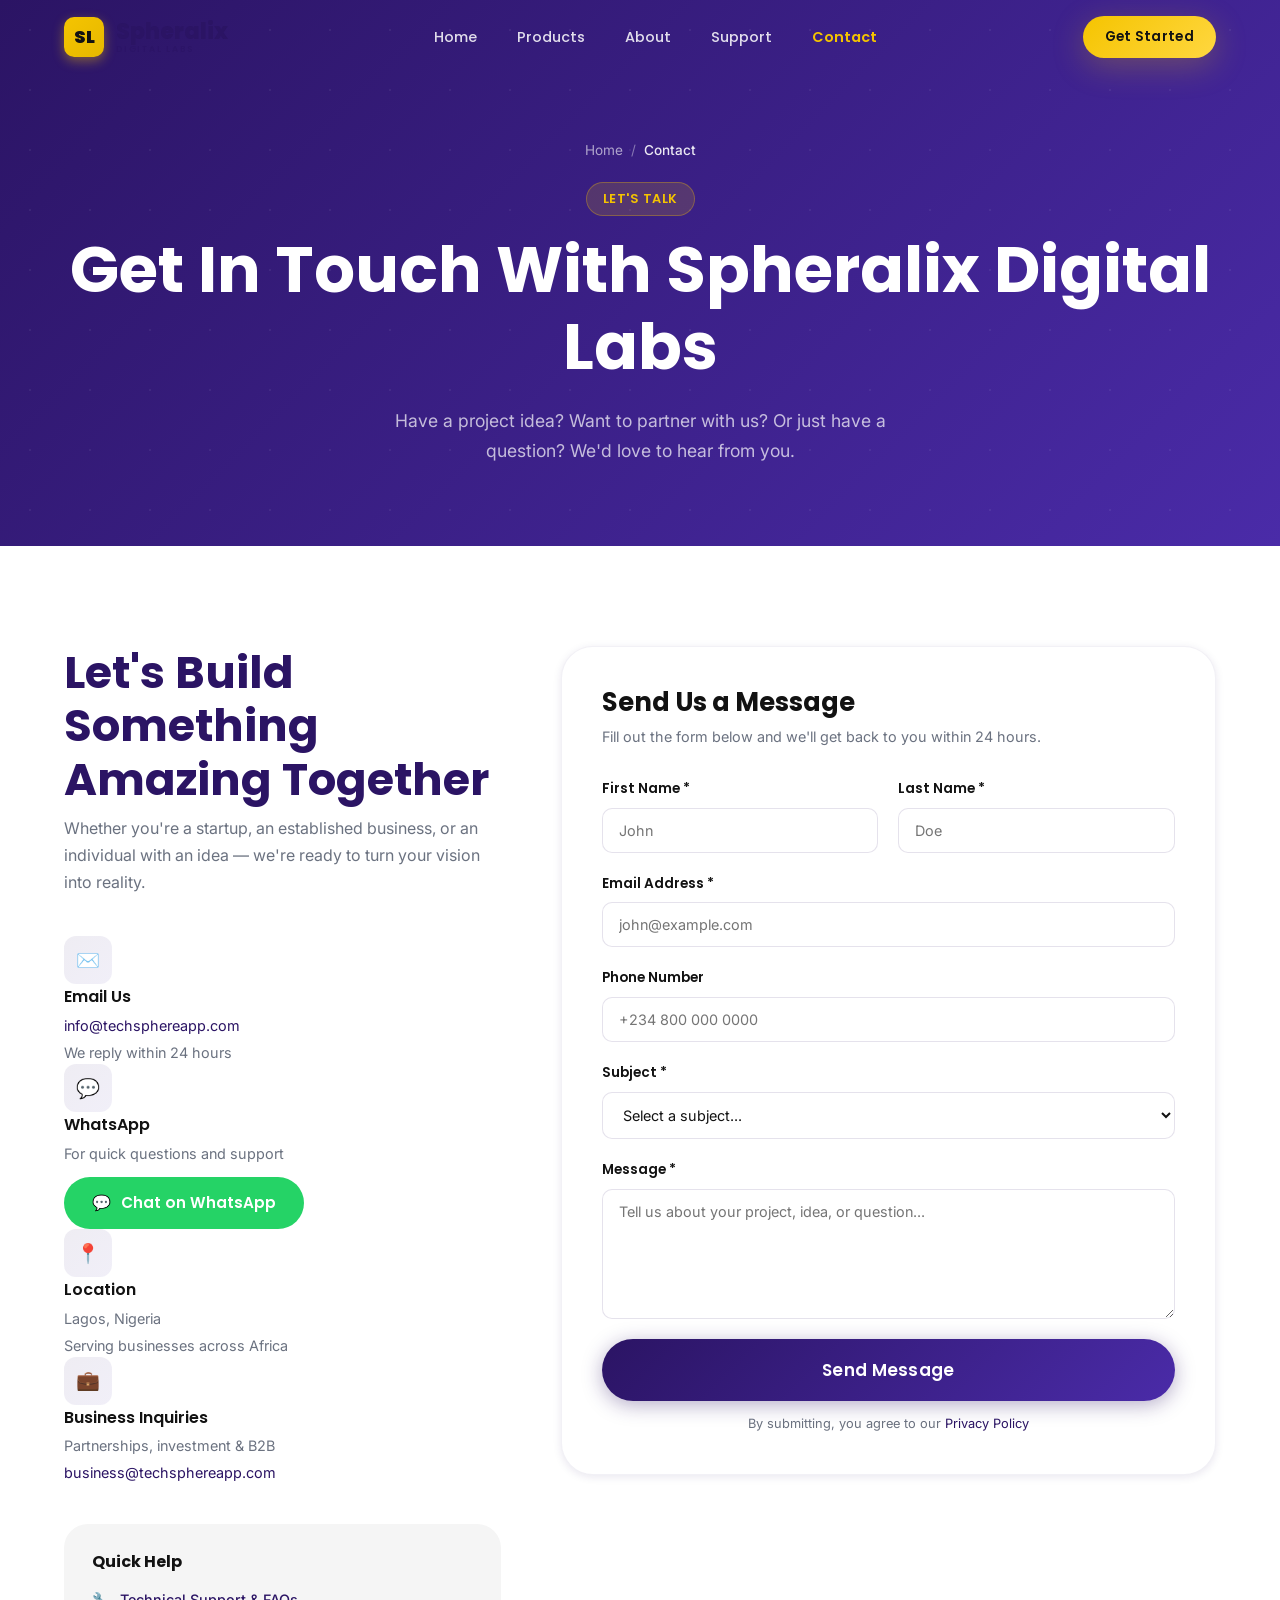
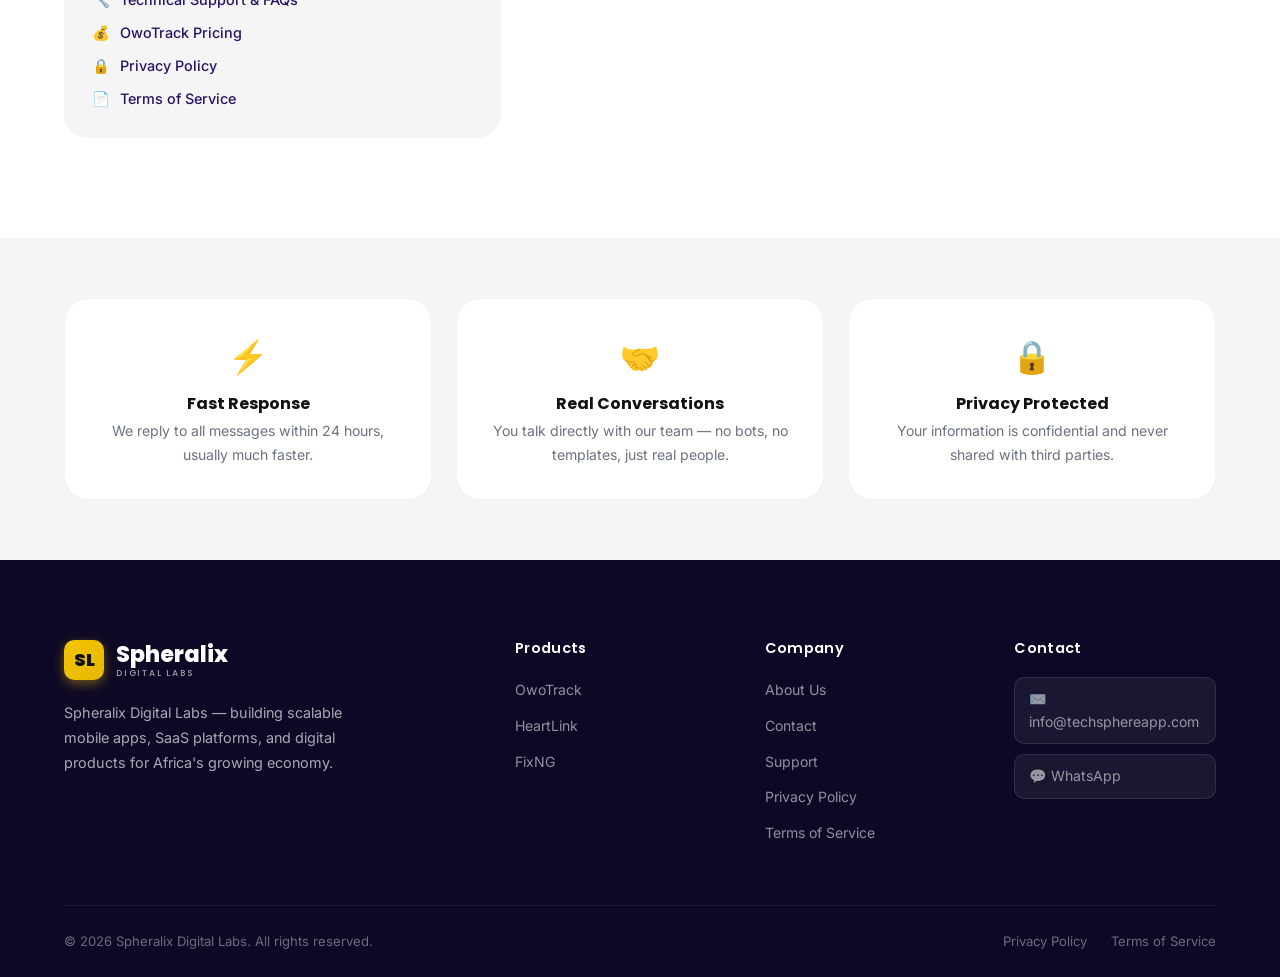
<file: contact.html>
<!DOCTYPE html>
<html lang="en">
<head>
  <meta charset="UTF-8" />
  <meta name="viewport" content="width=device-width, initial-scale=1.0" />
  <title>Contact Spheralix Digital Labs — Let's Build Something Amazing</title>
  <meta name="description" content="Get in touch with Spheralix Digital Labs. Start a project, ask about our products, or explore partnership opportunities." />
  <link rel="icon" type="image/svg+xml" href="images/favicon.svg" />
  <link rel="stylesheet" href="styles/main.css" />
  <link rel="preconnect" href="https://fonts.googleapis.com" />
  <link rel="preconnect" href="https://fonts.gstatic.com" crossorigin />
</head>
<body>

<div class="page-loader" id="pageLoader">
  <div class="loader-logo">
    <div class="loader-mark">SL</div>
    <div class="loader-text">Spheralix</div>
    <div class="loader-bar"><div class="loader-bar-fill"></div></div>
  </div>
</div>

<nav class="navbar scrolled" id="navbar">
  <div class="container navbar-inner">
    <a href="index.html" class="logo" style="color:var(--purple);">
      <div class="logo-mark">SL</div><div class="logo-text-group"><span class="logo-wordmark">Spheralix</span><span class="logo-tagline">Digital Labs</span></div>
    </a>
    <ul class="nav-links">
      <li><a href="index.html">Home</a></li>
      <li><a href="products.html">Products</a></li>
      <li><a href="about.html">About</a></li>
      <li><a href="support.html">Support</a></li>
      <li><a href="contact.html" class="active">Contact</a></li>
    </ul>
    <div class="nav-cta">
      <a href="contact.html" class="btn btn-gold btn-sm">Get Started</a>
      <button class="hamburger" id="hamburger"><span></span><span></span><span></span></button>
    </div>
  </div>
</nav>
<div class="mobile-menu" id="mobileMenu">
  <ul class="nav-links">
    <li><a href="index.html">Home</a></li>
    <li><a href="products.html">Products</a></li>
    <li><a href="about.html">About</a></li>
    <li><a href="support.html">Support</a></li>
    <li><a href="contact.html">Contact</a></li>
  </ul>
</div>

<section class="page-hero">
  <div class="container">
    <div class="page-hero-inner">
      <nav class="breadcrumb" style="justify-content:center;margin-bottom:20px;">
        <a href="index.html">Home</a><span>/</span><span class="current">Contact</span>
      </nav>
      <span class="tag">Let's Talk</span>
      <h1>Get In Touch With Spheralix Digital Labs</h1>
      <p>Have a project idea? Want to partner with us? Or just have a question? We'd love to hear from you.</p>
    </div>
  </div>
</section>

<section class="section-pad">
  <div class="container">
    <div class="contact-grid">
      <!-- Info -->
      <div>
        <div class="reveal-left">
          <h2 style="color:var(--purple);margin-bottom:8px;">Let's Build Something Amazing Together</h2>
          <p style="color:var(--text-muted);margin-bottom:40px;">Whether you're a startup, an established business, or an individual with an idea — we're ready to turn your vision into reality.</p>

          <div class="contact-item">
            <div class="contact-icon-box">✉️</div>
            <div>
              <div class="contact-item-title">Email Us</div>
              <div class="contact-item-text">
                <a href="mailto:info@techsphereapp.com" style="color:var(--purple);">info@techsphereapp.com</a>
              </div>
              <div class="contact-item-text" style="margin-top:4px;">We reply within 24 hours</div>
            </div>
          </div>

          <div class="contact-item">
            <div class="contact-icon-box">💬</div>
            <div>
              <div class="contact-item-title">WhatsApp</div>
              <div class="contact-item-text">For quick questions and support</div>
              <a href="https://wa.me/2349011495230" class="whatsapp-btn" style="margin-top:12px;display:inline-flex;" target="_blank" rel="noopener">
                <span>💬</span> Chat on WhatsApp
              </a>
            </div>
          </div>

          <div class="contact-item">
            <div class="contact-icon-box">📍</div>
            <div>
              <div class="contact-item-title">Location</div>
              <div class="contact-item-text">Lagos, Nigeria</div>
              <div class="contact-item-text" style="margin-top:4px;">Serving businesses across Africa</div>
            </div>
          </div>

          <div class="contact-item">
            <div class="contact-icon-box">💼</div>
            <div>
              <div class="contact-item-title">Business Inquiries</div>
              <div class="contact-item-text">Partnerships, investment &amp; B2B</div>
              <div class="contact-item-text" style="margin-top:4px;">
                <a href="mailto:business@techsphereapp.com" style="color:var(--purple);">business@techsphereapp.com</a>
              </div>
            </div>
          </div>


          <!-- Quick Links -->
          <div style="margin-top:40px;padding:28px;background:var(--gray);border-radius:var(--radius-lg);">
            <h4 style="color:var(--dark);margin-bottom:16px;font-family:'Poppins',sans-serif;">Quick Help</h4>
            <div style="display:flex;flex-direction:column;gap:10px;">
              <a href="support.html" style="display:flex;align-items:center;gap:10px;color:var(--purple);font-size:.9rem;font-weight:500;">
                <span>🔧</span> Technical Support & FAQs
              </a>
              <a href="owotrack.html#pricing" style="display:flex;align-items:center;gap:10px;color:var(--purple);font-size:.9rem;font-weight:500;">
                <span>💰</span> OwoTrack Pricing
              </a>
              <a href="privacy-policy.html" style="display:flex;align-items:center;gap:10px;color:var(--purple);font-size:.9rem;font-weight:500;">
                <span>🔒</span> Privacy Policy
              </a>
              <a href="terms.html" style="display:flex;align-items:center;gap:10px;color:var(--purple);font-size:.9rem;font-weight:500;">
                <span>📄</span> Terms of Service
              </a>
            </div>
          </div>
        </div>
      </div>

      <!-- Form -->
      <div class="reveal-right">
        <div class="contact-form">
          <h3 style="color:var(--dark);margin-bottom:8px;">Send Us a Message</h3>
          <p style="color:var(--text-muted);font-size:.9rem;margin-bottom:28px;">Fill out the form below and we'll get back to you within 24 hours.</p>

          <form id="contactForm" name="contact" method="POST" data-netlify="true" netlify-honeypot="bot-field">
            <div class="form-row">
              <div class="form-group" style="margin-bottom:0;">
                <label>First Name *</label>
                <input type="text" placeholder="John" required />
              </div>
              <div class="form-group" style="margin-bottom:0;">
                <label>Last Name *</label>
                <input type="text" placeholder="Doe" required />
              </div>
            </div>
            <div class="form-group">
              <label>Email Address *</label>
              <input type="email" placeholder="john@example.com" required />
            </div>
            <div class="form-group">
              <label>Phone Number</label>
              <input type="tel" placeholder="+234 800 000 0000" />
            </div>
            <div class="form-group">
              <label>Subject *</label>
              <select required>
                <option value="">Select a subject...</option>
                <option>Start a New Project</option>
                <option>OwoTrack Support</option>
                <option>HeartLink Inquiry</option>
                <option>FixNG Support</option>
                <option>Partnership Opportunity</option>
                <option>Investment Inquiry</option>
                <option>General Question</option>
                <option>Other</option>
              </select>
            </div>
            <div class="form-group">
              <label>Message *</label>
              <textarea placeholder="Tell us about your project, idea, or question..." required></textarea>
            </div>
            <button type="submit" class="btn btn-primary btn-lg" style="width:100%;justify-content:center;">
              Send Message
            </button>
            <p style="text-align:center;font-size:.8rem;color:var(--text-muted);margin-top:12px;">
              By submitting, you agree to our <a href="privacy-policy.html" style="color:var(--purple);">Privacy Policy</a>
            </p>
          </form>
        </div>
      </div>
    </div>
  </div>
</section>

<!-- Response Time Guarantee -->
<section style="background:var(--gray);padding:60px 0;">
  <div class="container">
    <div class="rg-3 reveal" style="display:grid;grid-template-columns:repeat(3,1fr);gap:24px;">
      <div style="text-align:center;background:var(--white);border-radius:var(--radius-lg);padding:32px;border:1px solid rgba(43,20,100,.06);">
        <div style="font-size:2rem;margin-bottom:12px;">⚡</div>
        <h3 style="font-size:1rem;margin-bottom:6px;">Fast Response</h3>
        <p style="color:var(--text-muted);font-size:.88rem;">We reply to all messages within 24 hours, usually much faster.</p>
      </div>
      <div style="text-align:center;background:var(--white);border-radius:var(--radius-lg);padding:32px;border:1px solid rgba(43,20,100,.06);">
        <div style="font-size:2rem;margin-bottom:12px;">🤝</div>
        <h3 style="font-size:1rem;margin-bottom:6px;">Real Conversations</h3>
        <p style="color:var(--text-muted);font-size:.88rem;">You talk directly with our team — no bots, no templates, just real people.</p>
      </div>
      <div style="text-align:center;background:var(--white);border-radius:var(--radius-lg);padding:32px;border:1px solid rgba(43,20,100,.06);">
        <div style="font-size:2rem;margin-bottom:12px;">🔒</div>
        <h3 style="font-size:1rem;margin-bottom:6px;">Privacy Protected</h3>
        <p style="color:var(--text-muted);font-size:.88rem;">Your information is confidential and never shared with third parties.</p>
      </div>
    </div>
  </div>
</section>

<footer class="footer">
  <div class="container">
    <div class="footer-grid">
      <div class="footer-brand">
        <a href="index.html" class="logo"><div class="logo-mark">SL</div><div class="logo-text-group"><span class="logo-wordmark">Spheralix</span><span class="logo-tagline">Digital Labs</span></div></a>
        <p>Spheralix Digital Labs — building scalable mobile apps, SaaS platforms, and digital products for Africa's growing economy.</p>
      </div>
      <div class="footer-col">
        <h4>Products</h4>
        <ul>
          <li><a href="owotrack.html">OwoTrack</a></li>
          <li><a href="heartlink.html">HeartLink</a></li>
          <li><a href="fixng.html">FixNG</a></li>
        </ul>
      </div>
      <div class="footer-col">
        <h4>Company</h4>
        <ul>
          <li><a href="about.html">About Us</a></li>
          <li><a href="contact.html">Contact</a></li>
          <li><a href="support.html">Support</a></li>
          <li><a href="privacy-policy.html">Privacy Policy</a></li>
          <li><a href="terms.html">Terms of Service</a></li>
        </ul>
      </div>
      <div class="footer-col">
        <h4>Contact</h4>
        <ul>
          <li><a href="mailto:info@techsphereapp.com" class="footer-email">✉️ info@techsphereapp.com</a></li>
          <li><a href="https://wa.me/2349011495230" class="footer-email" target="_blank" rel="noopener">💬 WhatsApp</a></li>
        </ul>
      </div>
    </div>
    <div class="footer-bottom">
      <p>© 2026 Spheralix Digital Labs. All rights reserved.</p>
      <div class="footer-bottom-links">
        <a href="privacy-policy.html">Privacy Policy</a>
        <a href="terms.html">Terms of Service</a>
      </div>
    </div>
  </div>
</footer>

<script src="js/main.js"></script>
</body>
</html>
</file>
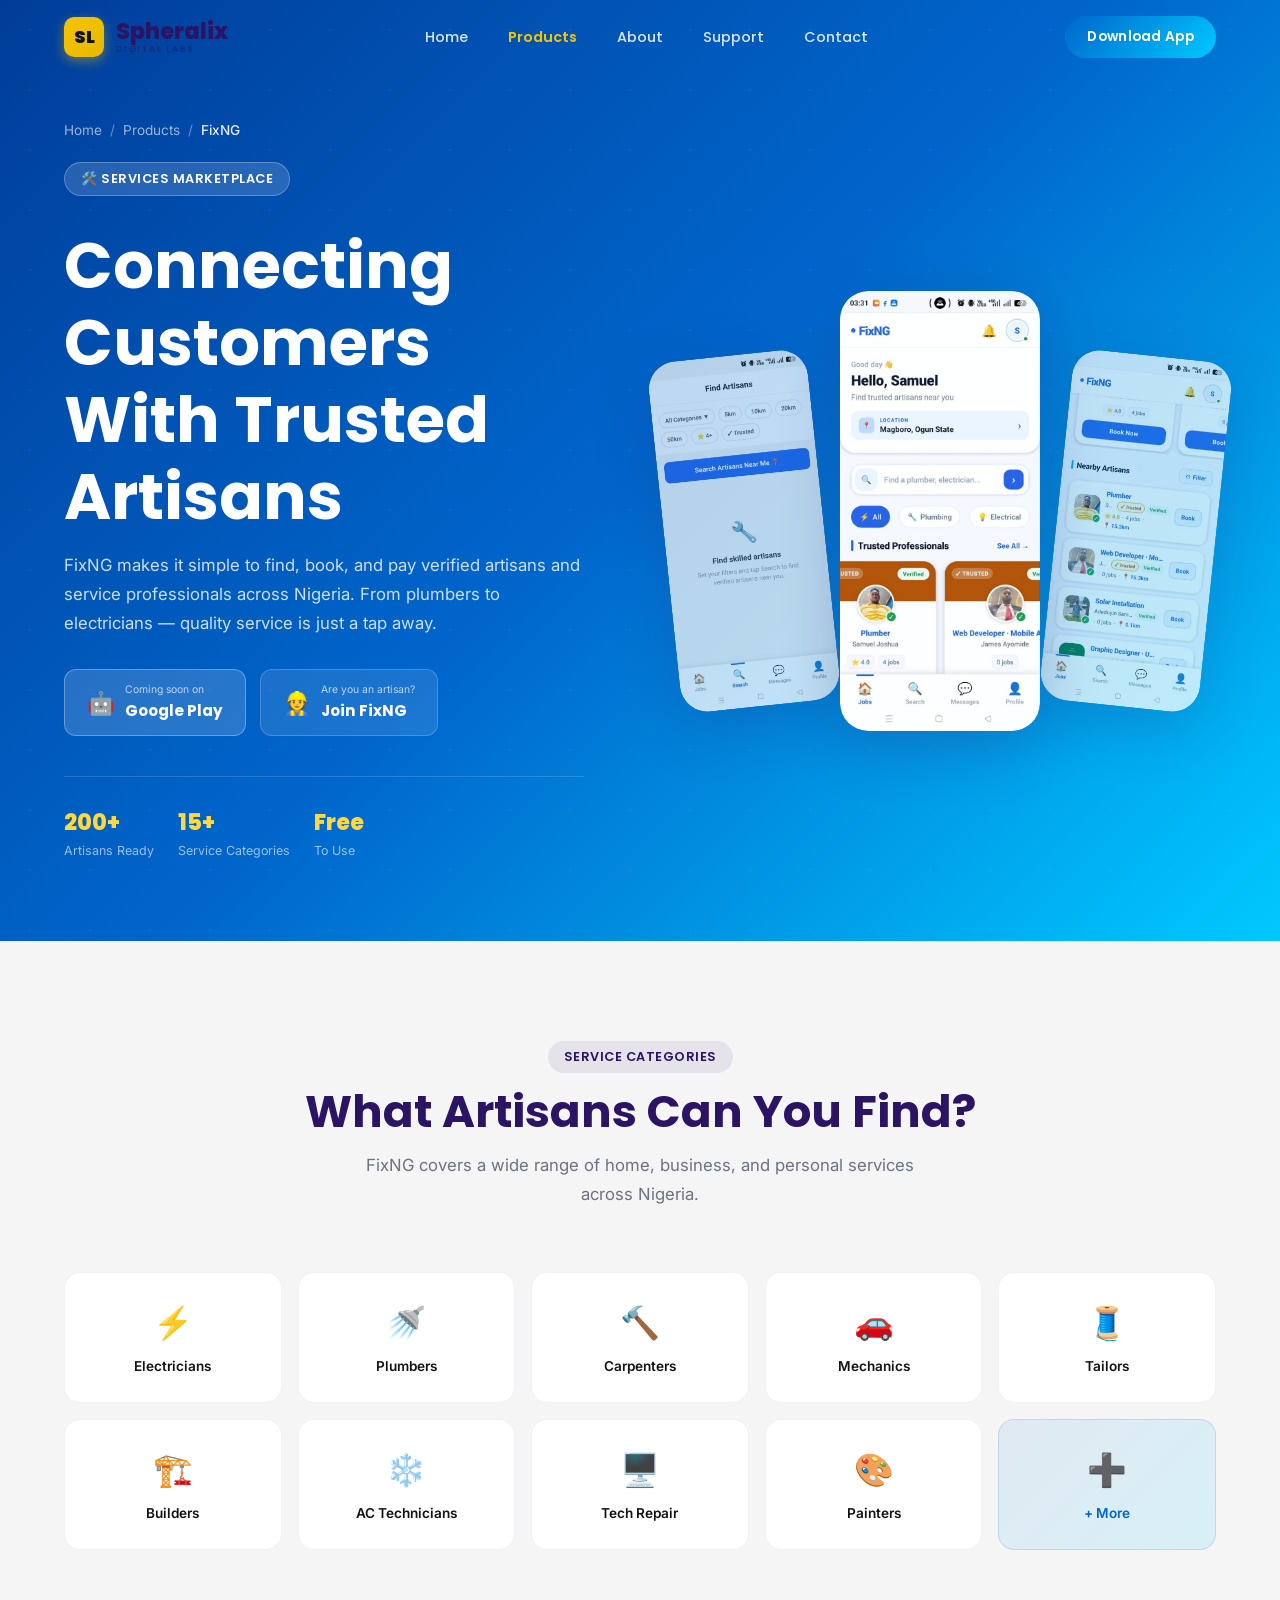
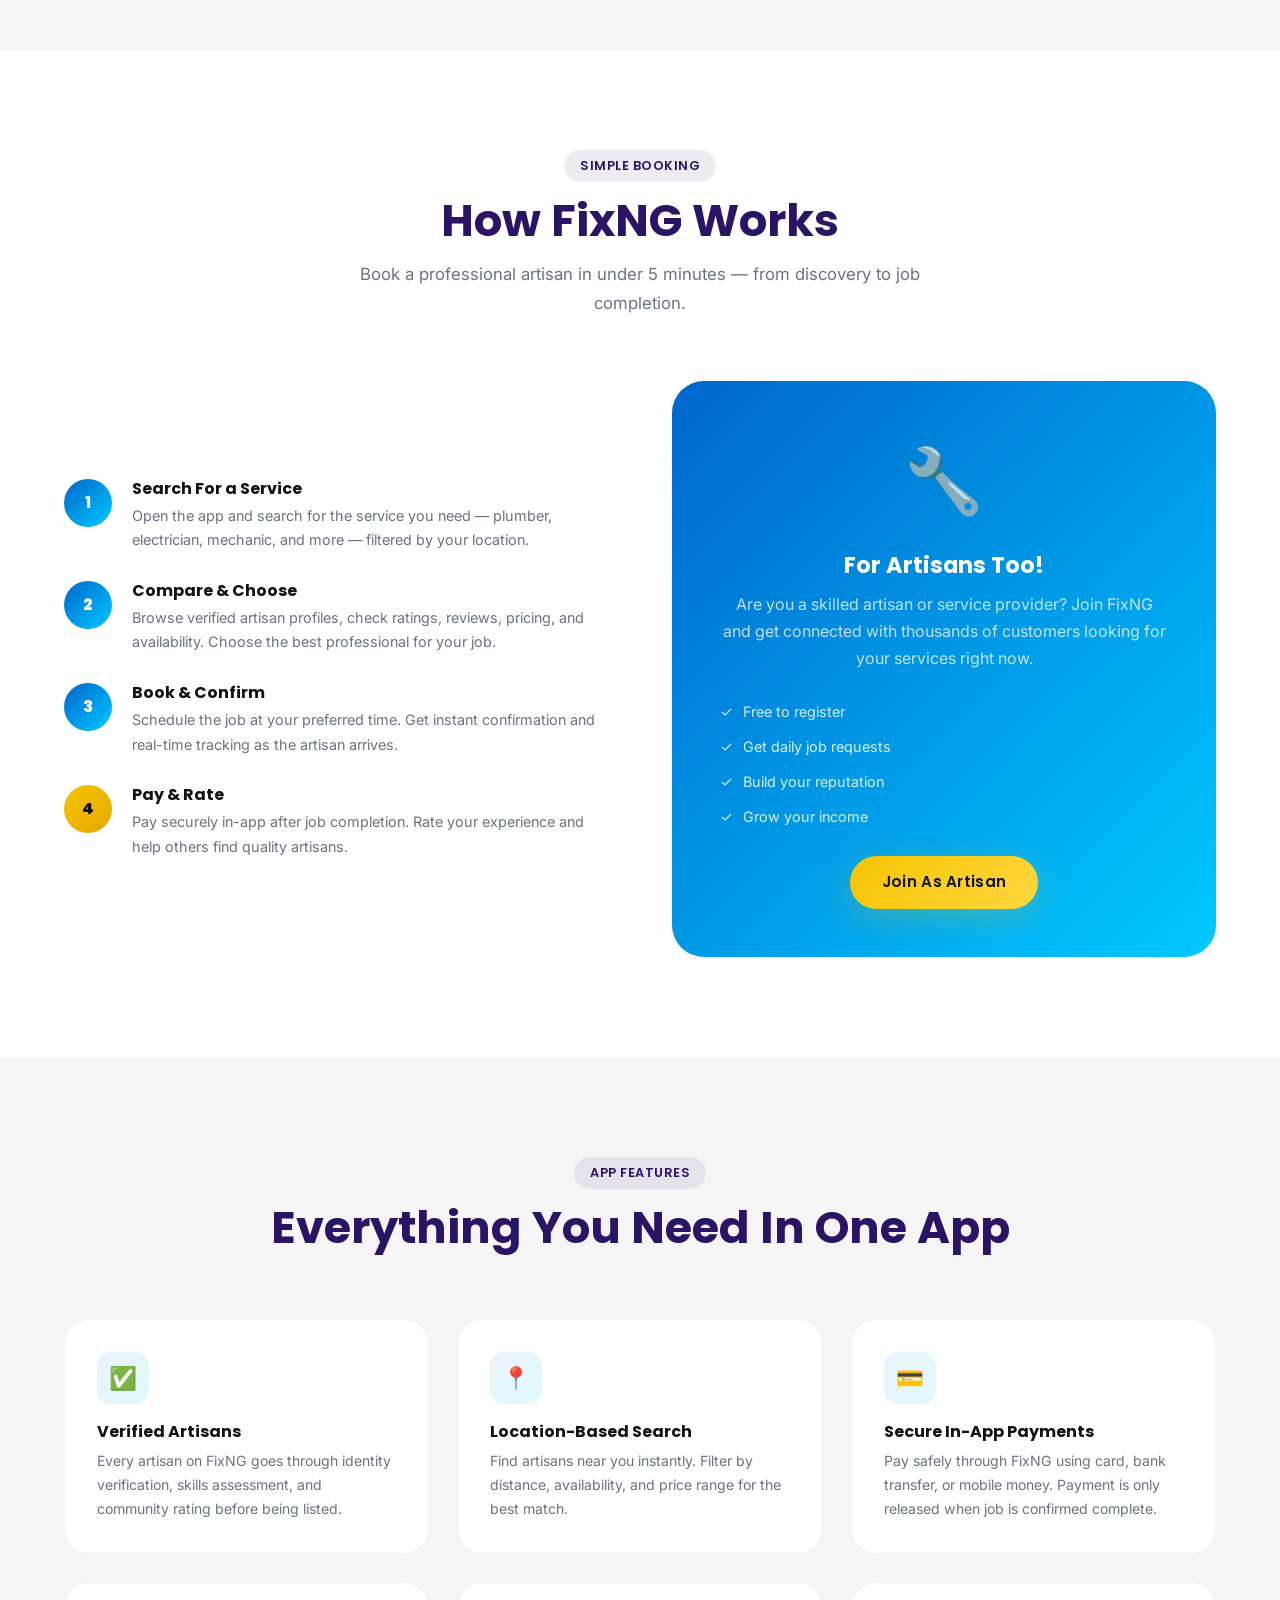
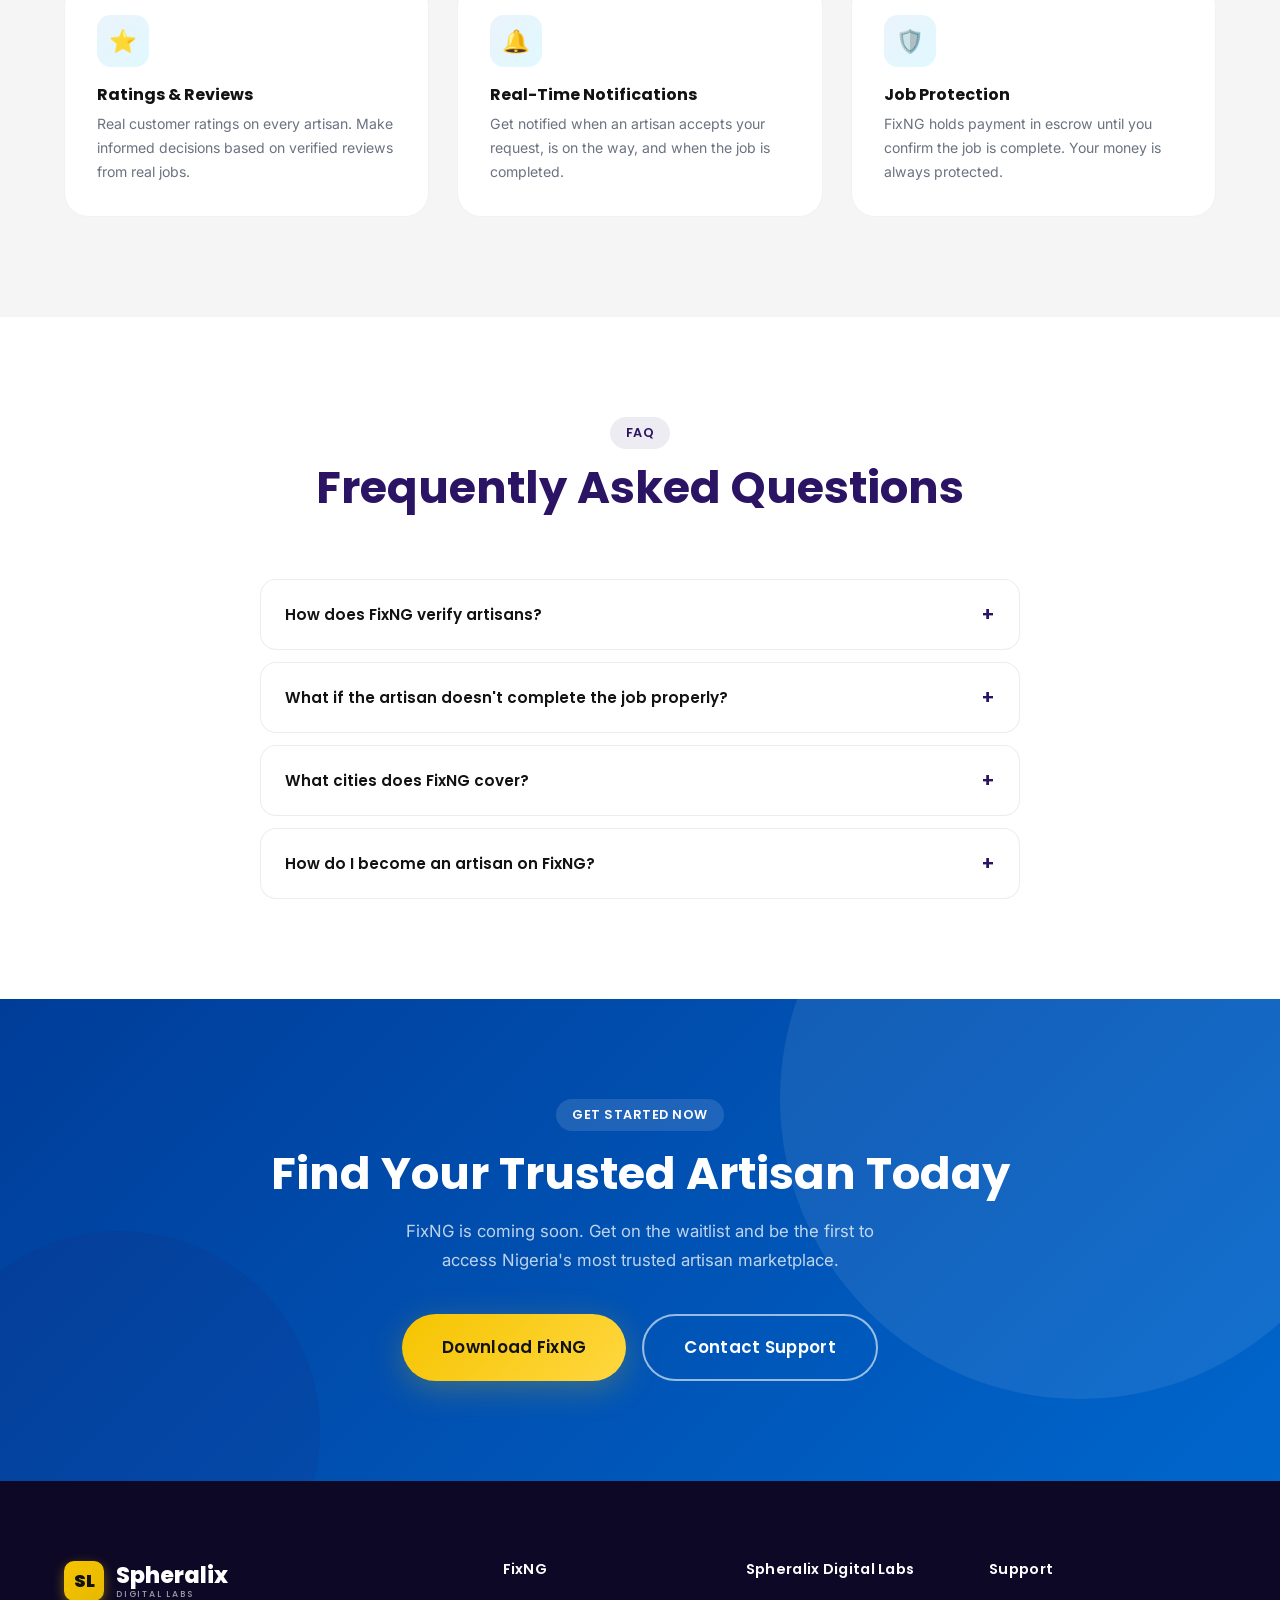
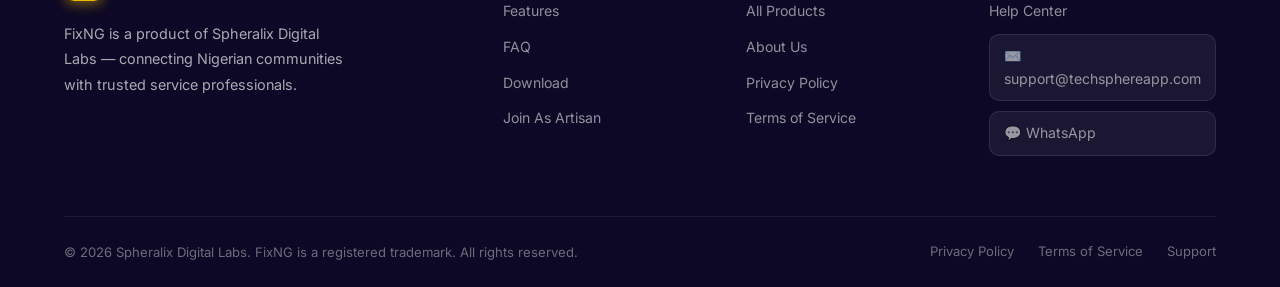
<file: fixng.html>
<!DOCTYPE html>
<html lang="en">
<head>
  <meta charset="UTF-8" />
  <meta name="viewport" content="width=device-width, initial-scale=1.0" />
  <title>FixNG — Artisan Marketplace | Spheralix Digital Labs</title>
  <meta name="description" content="FixNG by Spheralix Digital Labs connects you with verified, rated artisans across Nigeria. Book plumbers, electricians, mechanics, tailors and more." />
  <meta name="keywords" content="FixNG, Spheralix Digital Labs, artisan app Nigeria, find plumber Nigeria, home services app, service marketplace Nigeria, book artisan" />
  <meta property="og:title" content="FixNG by Spheralix Digital Labs" />
  <meta property="og:description" content="Find, book, and pay trusted artisans across Nigeria. Verified, rated, and reliable — by Spheralix Digital Labs." />
  <link rel="icon" type="image/svg+xml" href="images/favicon.svg" />
  <link rel="stylesheet" href="styles/main.css" />
  <link rel="preconnect" href="https://fonts.googleapis.com" />
  <link rel="preconnect" href="https://fonts.gstatic.com" crossorigin />
</head>
<body>

<!-- Page Loader -->
<div class="page-loader" id="pageLoader">
  <div class="loader-logo">
    <div class="loader-mark" style="background:linear-gradient(135deg,#0066CC,#00C9FF);">🔧</div>
    <div class="loader-text">FixNG</div>
    <div class="loader-bar"><div class="loader-bar-fill" style="background:var(--gold);"></div></div>
  </div>
</div>

<!-- ══════════ NAVBAR ══════════ -->
<nav class="navbar scrolled" id="navbar">
  <div class="container navbar-inner">
    <a href="index.html" class="logo" style="color:var(--purple);">
      <div class="logo-mark">SL</div>
      <div class="logo-text-group"><span class="logo-wordmark">Spheralix</span><span class="logo-tagline">Digital Labs</span></div>
    </a>
    <ul class="nav-links">
      <li><a href="index.html">Home</a></li>
      <li><a href="products.html" class="active">Products</a></li>
      <li><a href="about.html">About</a></li>
      <li><a href="support.html">Support</a></li>
      <li><a href="contact.html">Contact</a></li>
    </ul>
    <div class="nav-cta">
      <a href="#download" class="btn btn-sm" style="background:linear-gradient(135deg,#0066CC,#00C9FF);color:var(--white);">Download App</a>
      <button class="hamburger" id="hamburger"><span></span><span></span><span></span></button>
    </div>
  </div>
</nav>

<div class="mobile-menu" id="mobileMenu">
  <ul class="nav-links">
    <li><a href="index.html">Home</a></li>
    <li><a href="products.html">Products</a></li>
    <li><a href="about.html">About</a></li>
    <li><a href="support.html">Support</a></li>
    <li><a href="contact.html">Contact</a></li>
  </ul>
  <div class="nav-cta" style="margin-top:28px;">
    <a href="#download" class="btn btn-primary" style="width:100%;justify-content:center;">Download App</a>
  </div>
</div>

<!-- ══════════ APP HERO ══════════ -->
<section style="background:linear-gradient(135deg,#003d99 0%,#0066CC 50%,#00C9FF 100%);padding:120px 0 80px;position:relative;overflow:hidden;">
  <div style="position:absolute;inset:0;background:url('data:image/svg+xml,%3Csvg width=\'60\' height=\'60\' xmlns=\'http://www.w3.org/2000/svg\'%3E%3Ccircle cx=\'30\' cy=\'30\' r=\'1\' fill=\'rgba(255,255,255,.07)\'/%3E%3C/svg%3E') repeat;"></div>
  <div class="container" style="position:relative;z-index:1;">
    <nav class="breadcrumb" style="margin-bottom:20px;">
      <a href="index.html">Home</a><span>/</span>
      <a href="products.html">Products</a><span>/</span>
      <span class="current">FixNG</span>
    </nav>
    <div class="app-hero-grid">
      <div class="app-hero-text">
        <span class="tag" style="background:rgba(255,255,255,.15);color:var(--white);border:1px solid rgba(255,255,255,.25);">🛠️ Services Marketplace</span>
        <h1 style="color:var(--white);margin:16px 0;">Connecting Customers With Trusted Artisans</h1>
        <p style="color:rgba(255,255,255,.8);font-size:1.05rem;margin-bottom:32px;">FixNG makes it simple to find, book, and pay verified artisans and service professionals across Nigeria. From plumbers to electricians — quality service is just a tap away.</p>
        <div class="download-group" id="download">
          <a href="#" class="store-btn" style="background:rgba(255,255,255,.15);border:1px solid rgba(255,255,255,.3);">
            <span class="store-btn-icon">🤖</span>
            <div class="store-btn-text">
              <span class="store-label">Coming soon on</span>
              <span class="store-name">Google Play</span>
            </div>
          </a>
          <a href="#" class="store-btn" style="background:rgba(255,255,255,.1);border:1px solid rgba(255,255,255,.2);">
            <span class="store-btn-icon">👷</span>
            <div class="store-btn-text">
              <span class="store-label">Are you an artisan?</span>
              <span class="store-name">Join FixNG</span>
            </div>
          </a>
        </div>
        <div class="app-meta" style="border-top:1px solid rgba(255,255,255,.15);padding-top:28px;">
          <div class="app-meta-item">
            <div class="meta-number" style="color:#FFD740;">200+</div>
            <div class="meta-label" style="color:rgba(255,255,255,.6);">Artisans Ready</div>
          </div>
          <div class="app-meta-item">
            <div class="meta-number" style="color:#FFD740;">15+</div>
            <div class="meta-label" style="color:rgba(255,255,255,.6);">Service Categories</div>
          </div>
          <div class="app-meta-item">
            <div class="meta-number" style="color:#FFD740;">Free</div>
            <div class="meta-label" style="color:rgba(255,255,255,.6);">To Use</div>
          </div>
        </div>
      </div>
      <div class="app-screens">
        <div class="screen-item secondary" style="transform:rotate(-6deg);">
          <img
            src="images/apps/fixng/fixng-job-search.jpg"
            alt="FixNG Job Search Screen"
            style="width:100%;display:block;border-radius:28px;object-fit:cover;" />
        </div>
        <div class="screen-item main">
          <img
            src="images/apps/fixng/fixng-home.jpg"
            alt="FixNG Home Screen"
            style="width:100%;display:block;border-radius:28px;object-fit:cover;" />
        </div>
        <div class="screen-item secondary" style="transform:rotate(6deg);">
          <img
            src="images/apps/fixng/fixng-job-list.jpg"
            alt="FixNG Job List Screen"
            style="width:100%;display:block;border-radius:28px;object-fit:cover;" />
        </div>
      </div>
    </div>
  </div>
</section>

<!-- ══════════ SERVICE CATEGORIES ══════════ -->
<section class="section-pad" style="background:var(--gray);">
  <div class="container">
    <div class="section-header reveal">
      <span class="tag">Service Categories</span>
      <h2>What Artisans Can You Find?</h2>
      <p>FixNG covers a wide range of home, business, and personal services across Nigeria.</p>
    </div>
    <div class="rg-5 reveal" style="display:grid;grid-template-columns:repeat(5,1fr);gap:16px;">
      <div style="text-align:center;background:var(--white);border-radius:var(--radius-md);padding:24px 16px;border:1px solid rgba(43,20,100,.06);transition:var(--transition);" onmouseover="this.style.transform='translateY(-4px)';this.style.boxShadow='var(--shadow-md)'" onmouseout="this.style.transform='';this.style.boxShadow=''">
        <div style="font-size:2rem;margin-bottom:8px;">⚡</div>
        <div style="font-size:.85rem;font-weight:600;color:var(--dark);">Electricians</div>
      </div>
      <div style="text-align:center;background:var(--white);border-radius:var(--radius-md);padding:24px 16px;border:1px solid rgba(43,20,100,.06);transition:var(--transition);" onmouseover="this.style.transform='translateY(-4px)';this.style.boxShadow='var(--shadow-md)'" onmouseout="this.style.transform='';this.style.boxShadow=''">
        <div style="font-size:2rem;margin-bottom:8px;">🚿</div>
        <div style="font-size:.85rem;font-weight:600;color:var(--dark);">Plumbers</div>
      </div>
      <div style="text-align:center;background:var(--white);border-radius:var(--radius-md);padding:24px 16px;border:1px solid rgba(43,20,100,.06);transition:var(--transition);" onmouseover="this.style.transform='translateY(-4px)';this.style.boxShadow='var(--shadow-md)'" onmouseout="this.style.transform='';this.style.boxShadow=''">
        <div style="font-size:2rem;margin-bottom:8px;">🔨</div>
        <div style="font-size:.85rem;font-weight:600;color:var(--dark);">Carpenters</div>
      </div>
      <div style="text-align:center;background:var(--white);border-radius:var(--radius-md);padding:24px 16px;border:1px solid rgba(43,20,100,.06);transition:var(--transition);" onmouseover="this.style.transform='translateY(-4px)';this.style.boxShadow='var(--shadow-md)'" onmouseout="this.style.transform='';this.style.boxShadow=''">
        <div style="font-size:2rem;margin-bottom:8px;">🚗</div>
        <div style="font-size:.85rem;font-weight:600;color:var(--dark);">Mechanics</div>
      </div>
      <div style="text-align:center;background:var(--white);border-radius:var(--radius-md);padding:24px 16px;border:1px solid rgba(43,20,100,.06);transition:var(--transition);" onmouseover="this.style.transform='translateY(-4px)';this.style.boxShadow='var(--shadow-md)'" onmouseout="this.style.transform='';this.style.boxShadow=''">
        <div style="font-size:2rem;margin-bottom:8px;">🧵</div>
        <div style="font-size:.85rem;font-weight:600;color:var(--dark);">Tailors</div>
      </div>
      <div style="text-align:center;background:var(--white);border-radius:var(--radius-md);padding:24px 16px;border:1px solid rgba(43,20,100,.06);transition:var(--transition);" onmouseover="this.style.transform='translateY(-4px)';this.style.boxShadow='var(--shadow-md)'" onmouseout="this.style.transform='';this.style.boxShadow=''">
        <div style="font-size:2rem;margin-bottom:8px;">🏗️</div>
        <div style="font-size:.85rem;font-weight:600;color:var(--dark);">Builders</div>
      </div>
      <div style="text-align:center;background:var(--white);border-radius:var(--radius-md);padding:24px 16px;border:1px solid rgba(43,20,100,.06);transition:var(--transition);" onmouseover="this.style.transform='translateY(-4px)';this.style.boxShadow='var(--shadow-md)'" onmouseout="this.style.transform='';this.style.boxShadow=''">
        <div style="font-size:2rem;margin-bottom:8px;">❄️</div>
        <div style="font-size:.85rem;font-weight:600;color:var(--dark);">AC Technicians</div>
      </div>
      <div style="text-align:center;background:var(--white);border-radius:var(--radius-md);padding:24px 16px;border:1px solid rgba(43,20,100,.06);transition:var(--transition);" onmouseover="this.style.transform='translateY(-4px)';this.style.boxShadow='var(--shadow-md)'" onmouseout="this.style.transform='';this.style.boxShadow=''">
        <div style="font-size:2rem;margin-bottom:8px;">🖥️</div>
        <div style="font-size:.85rem;font-weight:600;color:var(--dark);">Tech Repair</div>
      </div>
      <div style="text-align:center;background:var(--white);border-radius:var(--radius-md);padding:24px 16px;border:1px solid rgba(43,20,100,.06);transition:var(--transition);" onmouseover="this.style.transform='translateY(-4px)';this.style.boxShadow='var(--shadow-md)'" onmouseout="this.style.transform='';this.style.boxShadow=''">
        <div style="font-size:2rem;margin-bottom:8px;">🎨</div>
        <div style="font-size:.85rem;font-weight:600;color:var(--dark);">Painters</div>
      </div>
      <div style="text-align:center;background:linear-gradient(135deg,rgba(0,102,204,.08),rgba(0,201,255,.12));border-radius:var(--radius-md);padding:24px 16px;border:1px solid rgba(0,102,204,.15);">
        <div style="font-size:2rem;margin-bottom:8px;">➕</div>
        <div style="font-size:.85rem;font-weight:600;color:#0066CC;">+ More</div>
      </div>
    </div>
  </div>
</section>

<!-- ══════════ HOW IT WORKS ══════════ -->
<section class="section-pad">
  <div class="container">
    <div class="section-header reveal">
      <span class="tag">Simple Booking</span>
      <h2>How FixNG Works</h2>
      <p>Book a professional artisan in under 5 minutes — from discovery to job completion.</p>
    </div>
    <div class="rg-2" style="display:grid;grid-template-columns:1fr 1fr;gap:64px;align-items:center;">
      <div class="reveal-left">
        <div style="display:flex;flex-direction:column;gap:28px;">
          <div style="display:flex;gap:20px;align-items:flex-start;">
            <div style="min-width:48px;height:48px;border-radius:50%;background:linear-gradient(135deg,#0066CC,#00C9FF);display:flex;align-items:center;justify-content:center;color:var(--white);font-weight:800;font-family:'Poppins',sans-serif;">1</div>
            <div>
              <h3 style="font-size:1rem;margin-bottom:6px;">Search For a Service</h3>
              <p style="color:var(--text-muted);font-size:.9rem;">Open the app and search for the service you need — plumber, electrician, mechanic, and more — filtered by your location.</p>
            </div>
          </div>
          <div style="display:flex;gap:20px;align-items:flex-start;">
            <div style="min-width:48px;height:48px;border-radius:50%;background:linear-gradient(135deg,#0066CC,#00C9FF);display:flex;align-items:center;justify-content:center;color:var(--white);font-weight:800;font-family:'Poppins',sans-serif;">2</div>
            <div>
              <h3 style="font-size:1rem;margin-bottom:6px;">Compare & Choose</h3>
              <p style="color:var(--text-muted);font-size:.9rem;">Browse verified artisan profiles, check ratings, reviews, pricing, and availability. Choose the best professional for your job.</p>
            </div>
          </div>
          <div style="display:flex;gap:20px;align-items:flex-start;">
            <div style="min-width:48px;height:48px;border-radius:50%;background:linear-gradient(135deg,#0066CC,#00C9FF);display:flex;align-items:center;justify-content:center;color:var(--white);font-weight:800;font-family:'Poppins',sans-serif;">3</div>
            <div>
              <h3 style="font-size:1rem;margin-bottom:6px;">Book & Confirm</h3>
              <p style="color:var(--text-muted);font-size:.9rem;">Schedule the job at your preferred time. Get instant confirmation and real-time tracking as the artisan arrives.</p>
            </div>
          </div>
          <div style="display:flex;gap:20px;align-items:flex-start;">
            <div style="min-width:48px;height:48px;border-radius:50%;background:linear-gradient(135deg,var(--gold),#e6a800);display:flex;align-items:center;justify-content:center;color:var(--dark);font-weight:800;font-family:'Poppins',sans-serif;">4</div>
            <div>
              <h3 style="font-size:1rem;margin-bottom:6px;">Pay & Rate</h3>
              <p style="color:var(--text-muted);font-size:.9rem;">Pay securely in-app after job completion. Rate your experience and help others find quality artisans.</p>
            </div>
          </div>
        </div>
      </div>
      <div class="reveal-right" style="background:linear-gradient(135deg,#0066CC,#00C9FF);border-radius:var(--radius-xl);padding:48px;text-align:center;">
        <div style="font-size:4rem;margin-bottom:20px;">🔧</div>
        <h3 style="color:var(--white);font-size:1.4rem;margin-bottom:12px;">For Artisans Too!</h3>
        <p style="color:rgba(255,255,255,.75);margin-bottom:28px;line-height:1.7;">Are you a skilled artisan or service provider? Join FixNG and get connected with thousands of customers looking for your services right now.</p>
        <div style="display:flex;flex-direction:column;gap:12px;margin-bottom:28px;text-align:left;">
          <div style="display:flex;align-items:center;gap:10px;color:rgba(255,255,255,.85);font-size:.9rem;"><span>✓</span> Free to register</div>
          <div style="display:flex;align-items:center;gap:10px;color:rgba(255,255,255,.85);font-size:.9rem;"><span>✓</span> Get daily job requests</div>
          <div style="display:flex;align-items:center;gap:10px;color:rgba(255,255,255,.85);font-size:.9rem;"><span>✓</span> Build your reputation</div>
          <div style="display:flex;align-items:center;gap:10px;color:rgba(255,255,255,.85);font-size:.9rem;"><span>✓</span> Grow your income</div>
        </div>
        <a href="contact.html" class="btn btn-gold">Join As Artisan</a>
      </div>
    </div>
  </div>
</section>

<!-- ══════════ FEATURES ══════════ -->
<section class="section-pad" style="background:var(--gray);" id="features">
  <div class="container">
    <div class="section-header reveal">
      <span class="tag">App Features</span>
      <h2>Everything You Need In One App</h2>
    </div>
    <div class="features-grid">
      <div class="feature-card reveal delay-1">
        <div class="feature-card-icon" style="background:linear-gradient(135deg,rgba(0,102,204,.08),rgba(0,201,255,.12));">✅</div>
        <h3>Verified Artisans</h3>
        <p>Every artisan on FixNG goes through identity verification, skills assessment, and community rating before being listed.</p>
      </div>
      <div class="feature-card reveal delay-2">
        <div class="feature-card-icon" style="background:linear-gradient(135deg,rgba(0,102,204,.08),rgba(0,201,255,.12));">📍</div>
        <h3>Location-Based Search</h3>
        <p>Find artisans near you instantly. Filter by distance, availability, and price range for the best match.</p>
      </div>
      <div class="feature-card reveal delay-3">
        <div class="feature-card-icon" style="background:linear-gradient(135deg,rgba(0,102,204,.08),rgba(0,201,255,.12));">💳</div>
        <h3>Secure In-App Payments</h3>
        <p>Pay safely through FixNG using card, bank transfer, or mobile money. Payment is only released when job is confirmed complete.</p>
      </div>
      <div class="feature-card reveal delay-1">
        <div class="feature-card-icon" style="background:linear-gradient(135deg,rgba(0,102,204,.08),rgba(0,201,255,.12));">⭐</div>
        <h3>Ratings & Reviews</h3>
        <p>Real customer ratings on every artisan. Make informed decisions based on verified reviews from real jobs.</p>
      </div>
      <div class="feature-card reveal delay-2">
        <div class="feature-card-icon" style="background:linear-gradient(135deg,rgba(0,102,204,.08),rgba(0,201,255,.12));">🔔</div>
        <h3>Real-Time Notifications</h3>
        <p>Get notified when an artisan accepts your request, is on the way, and when the job is completed.</p>
      </div>
      <div class="feature-card reveal delay-3">
        <div class="feature-card-icon" style="background:linear-gradient(135deg,rgba(0,102,204,.08),rgba(0,201,255,.12));">🛡️</div>
        <h3>Job Protection</h3>
        <p>FixNG holds payment in escrow until you confirm the job is complete. Your money is always protected.</p>
      </div>
    </div>
  </div>
</section>

<!-- FAQ -->
<section class="section-pad" id="faq">
  <div class="container">
    <div class="section-header reveal">
      <span class="tag">FAQ</span>
      <h2>Frequently Asked Questions</h2>
    </div>
    <div class="faq-list">
      <div class="faq-item reveal">
        <button class="faq-question">How does FixNG verify artisans? <span class="faq-icon">+</span></button>
        <div class="faq-answer"><p>Every artisan on FixNG goes through a multi-step verification process including phone verification, ID verification, skills assessment, and an initial background check. Verified artisans receive a badge on their profile.</p></div>
      </div>
      <div class="faq-item reveal">
        <button class="faq-question">What if the artisan doesn't complete the job properly? <span class="faq-icon">+</span></button>
        <div class="faq-answer"><p>Your payment is held in escrow and only released when you confirm the job is done properly. If there's an issue, you can raise a dispute and our team will mediate within 24 hours.</p></div>
      </div>
      <div class="faq-item reveal">
        <button class="faq-question">What cities does FixNG cover? <span class="faq-icon">+</span></button>
        <div class="faq-answer"><p>FixNG currently serves Lagos, Abuja, Port Harcourt, and Ibadan. We're expanding to more cities across Nigeria very soon. If your city isn't listed, sign up and we'll notify you when we launch in your area.</p></div>
      </div>
      <div class="faq-item reveal">
        <button class="faq-question">How do I become an artisan on FixNG? <span class="faq-icon">+</span></button>
        <div class="faq-answer"><p>Download the FixNG Artisan app, create your profile with your skills and experience, complete the verification process, and start receiving job requests from customers near you. Registration is free.</p></div>
      </div>
    </div>
  </div>
</section>

<!-- CTA -->
<section class="cta-section" style="background:linear-gradient(135deg,#003d99,#0066CC);">
  <div class="container">
    <div class="cta-inner reveal">
      <span class="tag" style="background:rgba(255,255,255,.12);color:var(--white);">Get Started Now</span>
      <h2 style="color:var(--white);">Find Your Trusted Artisan Today</h2>
      <p style="color:rgba(255,255,255,.75);">FixNG is coming soon. Get on the waitlist and be the first to access Nigeria's most trusted artisan marketplace.</p>
      <div class="cta-buttons">
        <a href="#download" class="btn btn-gold btn-lg">Download FixNG</a>
        <a href="contact.html" class="btn btn-outline-white btn-lg">Contact Support</a>
      </div>
    </div>
  </div>
</section>

<!-- FOOTER -->
<footer class="footer">
  <div class="container">
    <div class="footer-grid">
      <div class="footer-brand">
        <a href="index.html" class="logo"><div class="logo-mark">SL</div><div class="logo-text-group"><span class="logo-wordmark">Spheralix</span><span class="logo-tagline">Digital Labs</span></div></a>
        <p>FixNG is a product of Spheralix Digital Labs — connecting Nigerian communities with trusted service professionals.</p>
      </div>
      <div class="footer-col">
        <h4>FixNG</h4>
        <ul>
          <li><a href="#features">Features</a></li>
          <li><a href="#faq">FAQ</a></li>
          <li><a href="#download">Download</a></li>
          <li><a href="contact.html">Join As Artisan</a></li>
        </ul>
      </div>
      <div class="footer-col">
        <h4>Spheralix Digital Labs</h4>
        <ul>
          <li><a href="products.html">All Products</a></li>
          <li><a href="about.html">About Us</a></li>
          <li><a href="privacy-policy.html">Privacy Policy</a></li>
          <li><a href="terms.html">Terms of Service</a></li>
        </ul>
      </div>
      <div class="footer-col">
        <h4>Support</h4>
        <ul>
          <li><a href="support.html">Help Center</a></li>
          <li><a href="mailto:support@techsphereapp.com" class="footer-email">✉️ support@techsphereapp.com</a></li>
          <li><a href="https://wa.me/2349011495230" class="footer-email" target="_blank" rel="noopener">💬 WhatsApp</a></li>
        </ul>
      </div>
    </div>
    <div class="footer-bottom">
      <p>© 2026 Spheralix Digital Labs. FixNG is a registered trademark. All rights reserved.</p>
      <div class="footer-bottom-links">
        <a href="privacy-policy.html">Privacy Policy</a>
        <a href="terms.html">Terms of Service</a>
        <a href="support.html">Support</a>
      </div>
    </div>
  </div>
</footer>

<script src="js/main.js"></script>
</body>
</html>
</file>
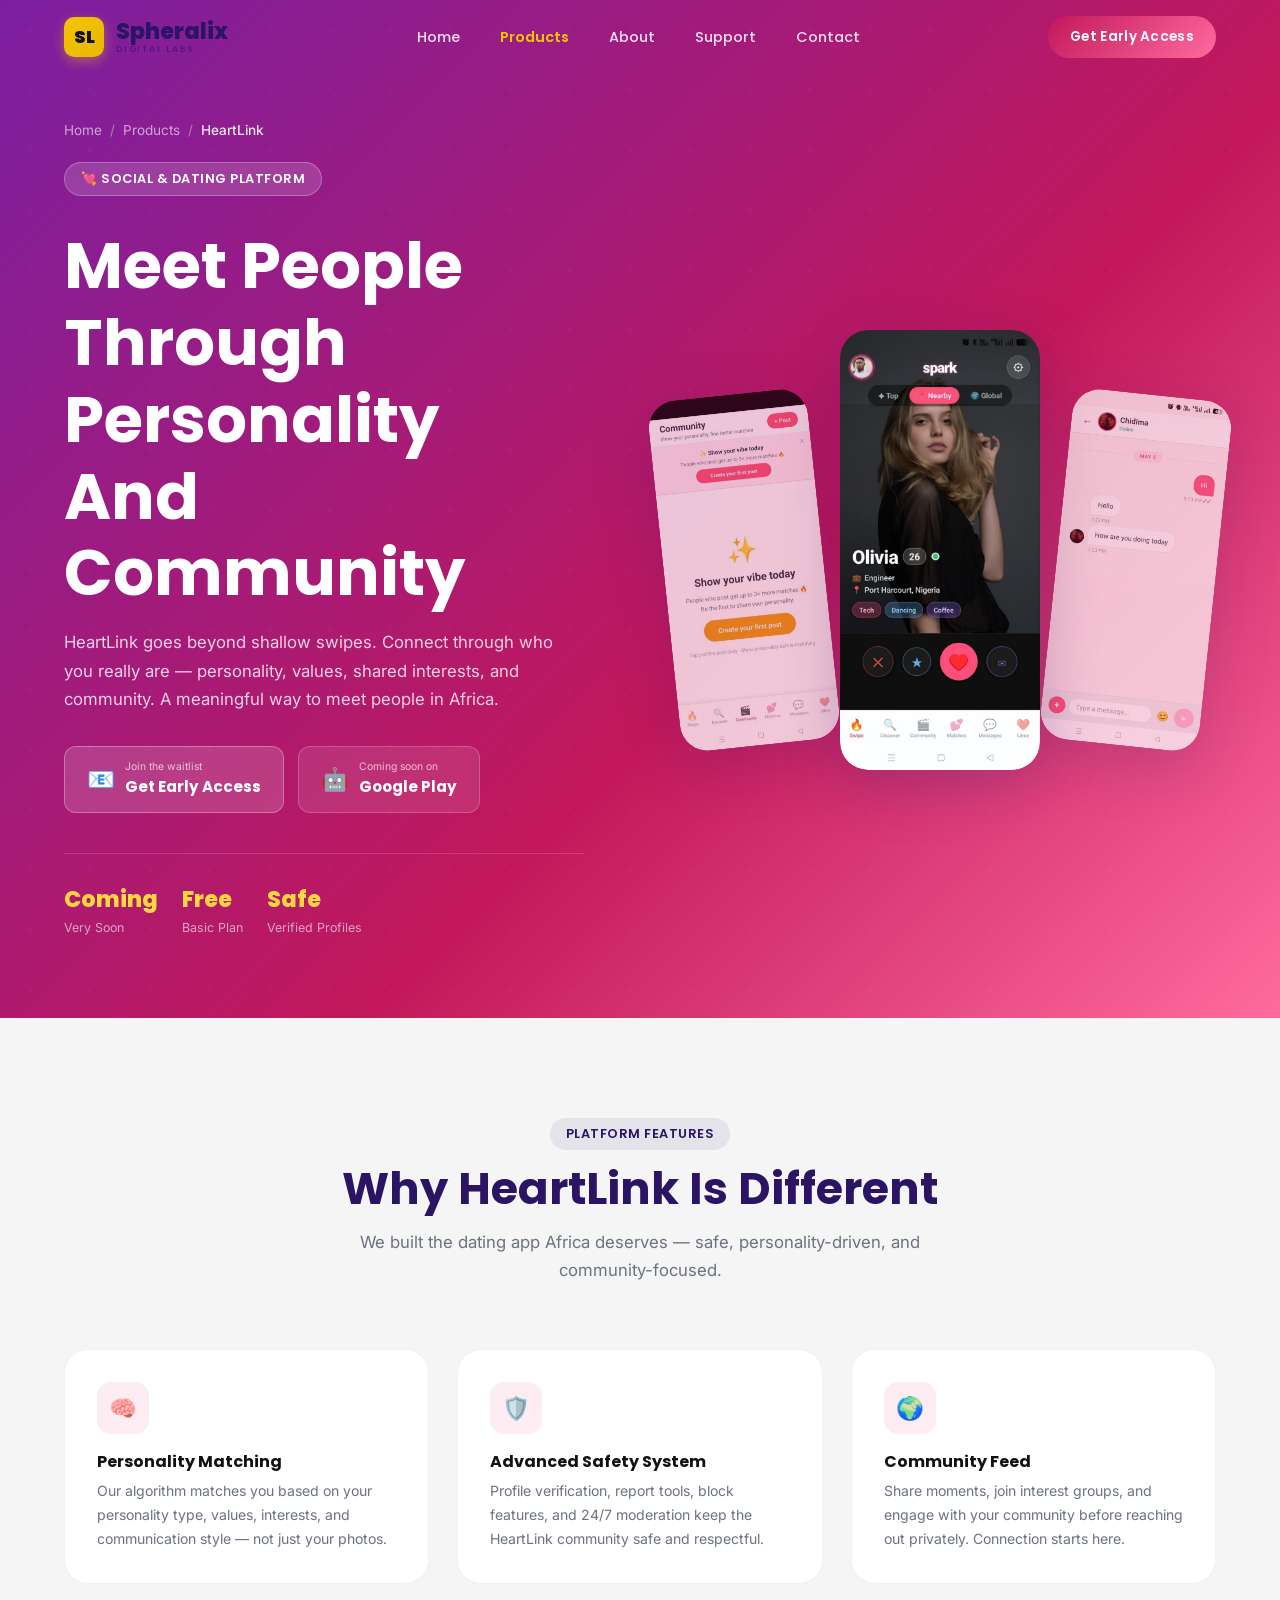
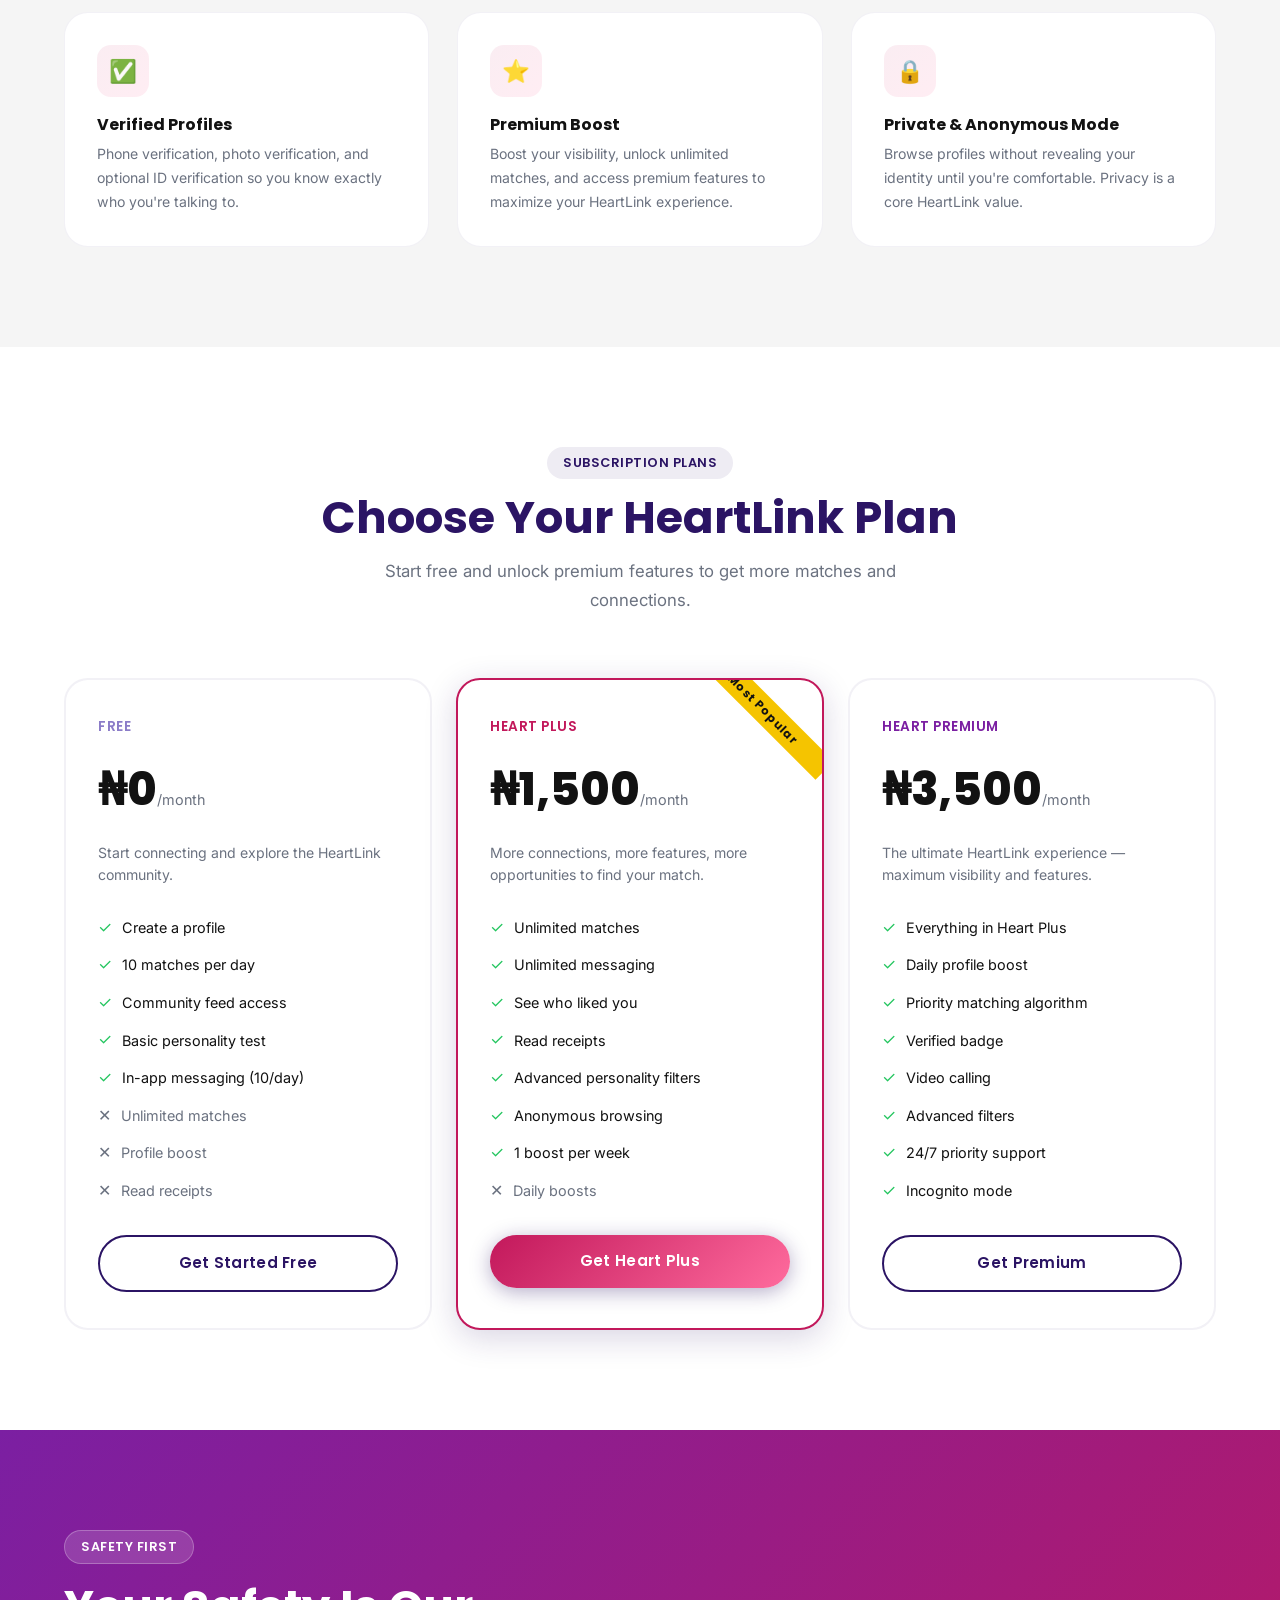
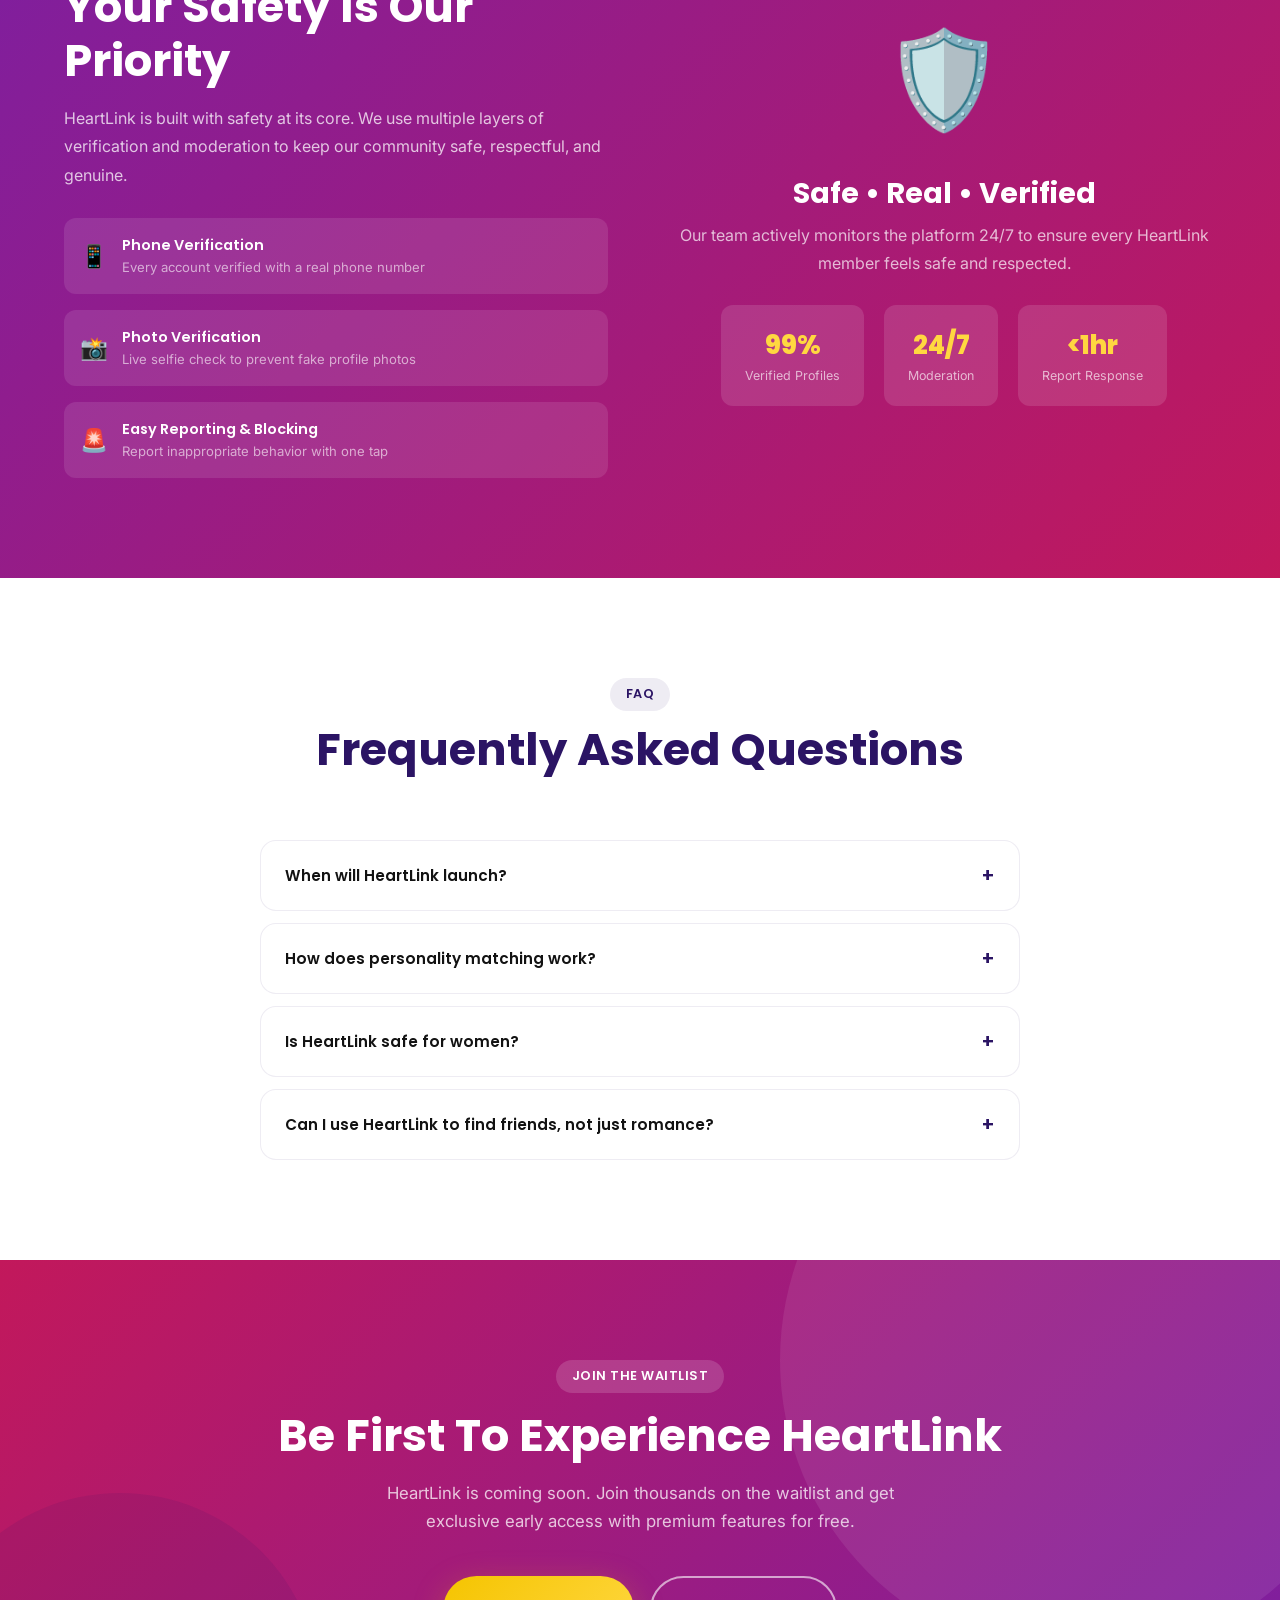
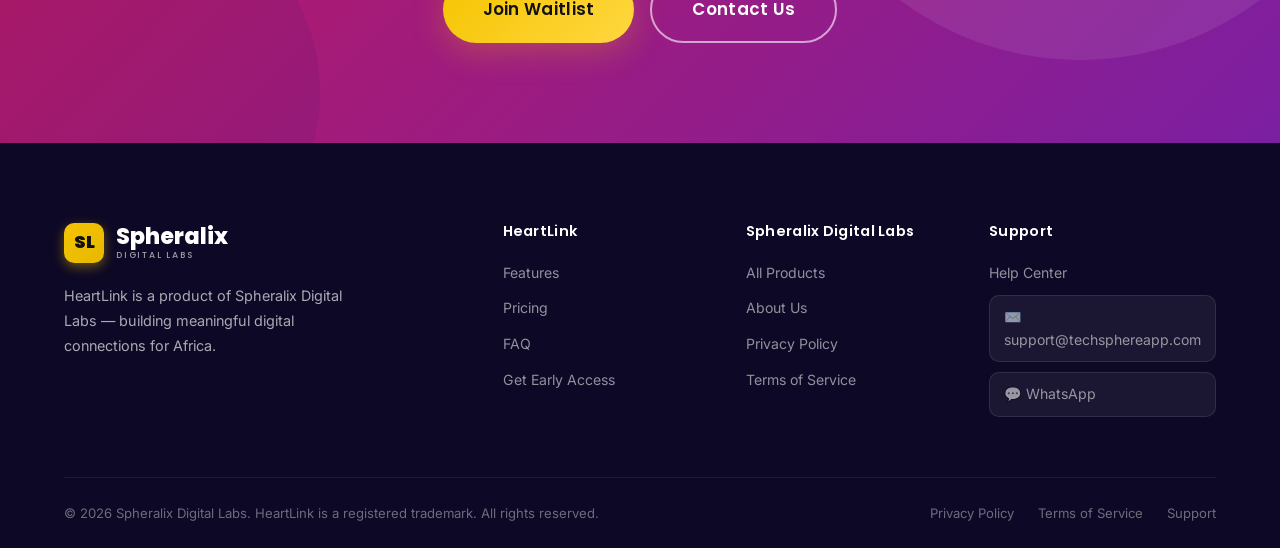
<file: heartlink.html>
<!DOCTYPE html>
<html lang="en">
<head>
  <meta charset="UTF-8" />
  <meta name="viewport" content="width=device-width, initial-scale=1.0" />
  <title>HeartLink — Dating &amp; Community Platform | Spheralix Digital Labs</title>
  <meta name="description" content="HeartLink by Spheralix Digital Labs is a modern African dating and community platform. Connect through personality, shared interests, and community — not just photos." />
  <meta name="keywords" content="HeartLink, Spheralix Digital Labs, African dating app, personality matching, community platform Nigeria, social app Africa" />
  <meta property="og:title" content="HeartLink by Spheralix Digital Labs" />
  <meta property="og:description" content="A safer, more meaningful way to meet people in Africa. Beyond swiping — real connections by Spheralix Digital Labs." />
  <link rel="icon" type="image/svg+xml" href="images/favicon.svg" />
  <link rel="stylesheet" href="styles/main.css" />
  <link rel="preconnect" href="https://fonts.googleapis.com" />
  <link rel="preconnect" href="https://fonts.gstatic.com" crossorigin />
</head>
<body>

<!-- Page Loader -->
<div class="page-loader" id="pageLoader">
  <div class="loader-logo">
    <div class="loader-mark" style="background:linear-gradient(135deg,#FF6B9D,#C2185B);">❤</div>
    <div class="loader-text">HeartLink</div>
    <div class="loader-bar"><div class="loader-bar-fill" style="background:var(--gold);"></div></div>
  </div>
</div>

<!-- ══════════ NAVBAR ══════════ -->
<nav class="navbar scrolled" id="navbar">
  <div class="container navbar-inner">
    <a href="index.html" class="logo" style="color:var(--purple);">
      <div class="logo-mark">SL</div>
      <div class="logo-text-group"><span class="logo-wordmark">Spheralix</span><span class="logo-tagline">Digital Labs</span></div>
    </a>
    <ul class="nav-links">
      <li><a href="index.html">Home</a></li>
      <li><a href="products.html" class="active">Products</a></li>
      <li><a href="about.html">About</a></li>
      <li><a href="support.html">Support</a></li>
      <li><a href="contact.html">Contact</a></li>
    </ul>
    <div class="nav-cta">
      <a href="#download" class="btn btn-sm" style="background:linear-gradient(135deg,#C2185B,#FF6B9D);color:var(--white);">Get Early Access</a>
      <button class="hamburger" id="hamburger"><span></span><span></span><span></span></button>
    </div>
  </div>
</nav>

<div class="mobile-menu" id="mobileMenu">
  <ul class="nav-links">
    <li><a href="index.html">Home</a></li>
    <li><a href="products.html">Products</a></li>
    <li><a href="about.html">About</a></li>
    <li><a href="support.html">Support</a></li>
    <li><a href="contact.html">Contact</a></li>
  </ul>
  <div class="nav-cta" style="margin-top:28px;">
    <a href="#download" class="btn btn-primary" style="width:100%;justify-content:center;">Get Early Access</a>
  </div>
</div>

<!-- ══════════ APP HERO ══════════ -->
<section style="background:linear-gradient(135deg,#7B1FA2 0%,#C2185B 60%,#FF6B9D 100%);padding:120px 0 80px;position:relative;overflow:hidden;">
  <div style="position:absolute;inset:0;background:url('data:image/svg+xml,%3Csvg width=\'60\' height=\'60\' xmlns=\'http://www.w3.org/2000/svg\'%3E%3Ccircle cx=\'30\' cy=\'30\' r=\'1\' fill=\'rgba(255,255,255,.07)\'/%3E%3C/svg%3E') repeat;"></div>
  <div class="container" style="position:relative;z-index:1;">
    <nav class="breadcrumb" style="margin-bottom:20px;">
      <a href="index.html">Home</a><span>/</span>
      <a href="products.html">Products</a><span>/</span>
      <span class="current">HeartLink</span>
    </nav>
    <div class="app-hero-grid">
      <div class="app-hero-text">
        <span class="tag" style="background:rgba(255,255,255,.15);color:var(--white);border:1px solid rgba(255,255,255,.25);">💘 Social & Dating Platform</span>
        <h1 style="color:var(--white);margin:16px 0;">Meet People Through Personality And Community</h1>
        <p style="color:rgba(255,255,255,.8);font-size:1.05rem;margin-bottom:32px;">HeartLink goes beyond shallow swipes. Connect through who you really are — personality, values, shared interests, and community. A meaningful way to meet people in Africa.</p>
        <div class="download-group" id="download">
          <a href="#" class="store-btn" style="background:rgba(255,255,255,.15);border:1px solid rgba(255,255,255,.3);">
            <span class="store-btn-icon">📧</span>
            <div class="store-btn-text">
              <span class="store-label">Join the waitlist</span>
              <span class="store-name">Get Early Access</span>
            </div>
          </a>
          <a href="#" class="store-btn" style="background:rgba(255,255,255,.1);border:1px solid rgba(255,255,255,.2);">
            <span class="store-btn-icon">🤖</span>
            <div class="store-btn-text">
              <span class="store-label">Coming soon on</span>
              <span class="store-name">Google Play</span>
            </div>
          </a>
        </div>
        <div class="app-meta" style="border-top:1px solid rgba(255,255,255,.15);padding-top:28px;">
          <div class="app-meta-item">
            <div class="meta-number" style="color:#FFD740;">Coming</div>
            <div class="meta-label" style="color:rgba(255,255,255,.6);">Very Soon</div>
          </div>
          <div class="app-meta-item">
            <div class="meta-number" style="color:#FFD740;">Free</div>
            <div class="meta-label" style="color:rgba(255,255,255,.6);">Basic Plan</div>
          </div>
          <div class="app-meta-item">
            <div class="meta-number" style="color:#FFD740;">Safe</div>
            <div class="meta-label" style="color:rgba(255,255,255,.6);">Verified Profiles</div>
          </div>
        </div>
      </div>
      <div class="app-screens">
        <div class="screen-item secondary" style="transform:rotate(-6deg);">
          <img
            src="images/apps/heartlink/heartlink-community.jpg"
            alt="HeartLink Community Screen"
            style="width:100%;display:block;border-radius:28px;object-fit:cover;" />
        </div>
        <div class="screen-item main">
          <img
            src="images/apps/heartlink/heartlink-home.jpg"
            alt="HeartLink Home Screen"
            style="width:100%;display:block;border-radius:28px;object-fit:cover;" />
        </div>
        <div class="screen-item secondary" style="transform:rotate(6deg);">
          <img
            src="images/apps/heartlink/heartlink-messaging.jpg"
            alt="HeartLink Messaging Screen"
            style="width:100%;display:block;border-radius:28px;object-fit:cover;" />
        </div>
      </div>
    </div>
  </div>
</section>

<!-- ══════════ FEATURES ══════════ -->
<section class="section-pad" style="background:var(--gray);">
  <div class="container">
    <div class="section-header reveal">
      <span class="tag">Platform Features</span>
      <h2>Why HeartLink Is Different</h2>
      <p>We built the dating app Africa deserves — safe, personality-driven, and community-focused.</p>
    </div>
    <div class="features-grid">
      <div class="feature-card reveal delay-1">
        <div class="feature-card-icon" style="background:linear-gradient(135deg,rgba(194,24,91,.08),rgba(255,107,157,.12));">🧠</div>
        <h3>Personality Matching</h3>
        <p>Our algorithm matches you based on your personality type, values, interests, and communication style — not just your photos.</p>
      </div>
      <div class="feature-card reveal delay-2">
        <div class="feature-card-icon" style="background:linear-gradient(135deg,rgba(194,24,91,.08),rgba(255,107,157,.12));">🛡️</div>
        <h3>Advanced Safety System</h3>
        <p>Profile verification, report tools, block features, and 24/7 moderation keep the HeartLink community safe and respectful.</p>
      </div>
      <div class="feature-card reveal delay-3">
        <div class="feature-card-icon" style="background:linear-gradient(135deg,rgba(194,24,91,.08),rgba(255,107,157,.12));">🌍</div>
        <h3>Community Feed</h3>
        <p>Share moments, join interest groups, and engage with your community before reaching out privately. Connection starts here.</p>
      </div>
      <div class="feature-card reveal delay-1">
        <div class="feature-card-icon" style="background:linear-gradient(135deg,rgba(194,24,91,.08),rgba(255,107,157,.12));">✅</div>
        <h3>Verified Profiles</h3>
        <p>Phone verification, photo verification, and optional ID verification so you know exactly who you're talking to.</p>
      </div>
      <div class="feature-card reveal delay-2">
        <div class="feature-card-icon" style="background:linear-gradient(135deg,rgba(194,24,91,.08),rgba(255,107,157,.12));">⭐</div>
        <h3>Premium Boost</h3>
        <p>Boost your visibility, unlock unlimited matches, and access premium features to maximize your HeartLink experience.</p>
      </div>
      <div class="feature-card reveal delay-3">
        <div class="feature-card-icon" style="background:linear-gradient(135deg,rgba(194,24,91,.08),rgba(255,107,157,.12));">🔒</div>
        <h3>Private & Anonymous Mode</h3>
        <p>Browse profiles without revealing your identity until you're comfortable. Privacy is a core HeartLink value.</p>
      </div>
    </div>
  </div>
</section>

<!-- ══════════ SUBSCRIPTION PLANS ══════════ -->
<section class="section-pad" id="pricing">
  <div class="container">
    <div class="section-header reveal">
      <span class="tag">Subscription Plans</span>
      <h2>Choose Your HeartLink Plan</h2>
      <p>Start free and unlock premium features to get more matches and connections.</p>
    </div>
    <div class="pricing-grid">
      <div class="pricing-card reveal delay-1">
        <div class="plan-name">Free</div>
        <div class="plan-price"><span class="plan-amount">₦0</span><span class="plan-period">/month</span></div>
        <div class="plan-desc">Start connecting and explore the HeartLink community.</div>
        <ul class="plan-features">
          <li><span class="check">✓</span> Create a profile</li>
          <li><span class="check">✓</span> 10 matches per day</li>
          <li><span class="check">✓</span> Community feed access</li>
          <li><span class="check">✓</span> Basic personality test</li>
          <li><span class="check">✓</span> In-app messaging (10/day)</li>
          <li class="disabled"><span class="cross">✕</span> Unlimited matches</li>
          <li class="disabled"><span class="cross">✕</span> Profile boost</li>
          <li class="disabled"><span class="cross">✕</span> Read receipts</li>
        </ul>
        <a href="#download" class="btn btn-outline" style="width:100%;justify-content:center;">Get Started Free</a>
      </div>
      <div class="pricing-card popular reveal delay-2" style="border-color:#C2185B;">
        <div class="plan-name" style="color:#C2185B;">Heart Plus</div>
        <div class="plan-price"><span class="plan-amount">₦1,500</span><span class="plan-period">/month</span></div>
        <div class="plan-desc">More connections, more features, more opportunities to find your match.</div>
        <ul class="plan-features">
          <li><span class="check">✓</span> Unlimited matches</li>
          <li><span class="check">✓</span> Unlimited messaging</li>
          <li><span class="check">✓</span> See who liked you</li>
          <li><span class="check">✓</span> Read receipts</li>
          <li><span class="check">✓</span> Advanced personality filters</li>
          <li><span class="check">✓</span> Anonymous browsing</li>
          <li><span class="check">✓</span> 1 boost per week</li>
          <li class="disabled"><span class="cross">✕</span> Daily boosts</li>
        </ul>
        <a href="#download" class="btn btn-primary" style="width:100%;justify-content:center;background:linear-gradient(135deg,#C2185B,#FF6B9D);">Get Heart Plus</a>
      </div>
      <div class="pricing-card reveal delay-3">
        <div class="plan-name" style="color:#7B1FA2;">Heart Premium</div>
        <div class="plan-price"><span class="plan-amount">₦3,500</span><span class="plan-period">/month</span></div>
        <div class="plan-desc">The ultimate HeartLink experience — maximum visibility and features.</div>
        <ul class="plan-features">
          <li><span class="check">✓</span> Everything in Heart Plus</li>
          <li><span class="check">✓</span> Daily profile boost</li>
          <li><span class="check">✓</span> Priority matching algorithm</li>
          <li><span class="check">✓</span> Verified badge</li>
          <li><span class="check">✓</span> Video calling</li>
          <li><span class="check">✓</span> Advanced filters</li>
          <li><span class="check">✓</span> 24/7 priority support</li>
          <li><span class="check">✓</span> Incognito mode</li>
        </ul>
        <a href="#download" class="btn btn-outline" style="width:100%;justify-content:center;">Get Premium</a>
      </div>
    </div>
  </div>
</section>

<!-- ══════════ SAFETY ══════════ -->
<section class="section-pad" style="background:linear-gradient(135deg,#7B1FA2,#C2185B);">
  <div class="container">
    <div class="rg-2" style="display:grid;grid-template-columns:1fr 1fr;gap:64px;align-items:center;">
      <div class="reveal-left">
        <span class="tag" style="background:rgba(255,255,255,.15);color:var(--white);border:1px solid rgba(255,255,255,.25);">Safety First</span>
        <h2 style="color:var(--white);margin:16px 0;">Your Safety Is Our Priority</h2>
        <p style="color:rgba(255,255,255,.75);margin-bottom:28px;line-height:1.8;">HeartLink is built with safety at its core. We use multiple layers of verification and moderation to keep our community safe, respectful, and genuine.</p>
        <div style="display:flex;flex-direction:column;gap:16px;">
          <div style="display:flex;align-items:center;gap:14px;background:rgba(255,255,255,.1);border-radius:12px;padding:16px;">
            <span style="font-size:1.4rem;">📱</span>
            <div><div style="color:var(--white);font-weight:600;font-family:'Poppins',sans-serif;font-size:.9rem;">Phone Verification</div><div style="color:rgba(255,255,255,.6);font-size:.82rem;">Every account verified with a real phone number</div></div>
          </div>
          <div style="display:flex;align-items:center;gap:14px;background:rgba(255,255,255,.1);border-radius:12px;padding:16px;">
            <span style="font-size:1.4rem;">📸</span>
            <div><div style="color:var(--white);font-weight:600;font-family:'Poppins',sans-serif;font-size:.9rem;">Photo Verification</div><div style="color:rgba(255,255,255,.6);font-size:.82rem;">Live selfie check to prevent fake profile photos</div></div>
          </div>
          <div style="display:flex;align-items:center;gap:14px;background:rgba(255,255,255,.1);border-radius:12px;padding:16px;">
            <span style="font-size:1.4rem;">🚨</span>
            <div><div style="color:var(--white);font-weight:600;font-family:'Poppins',sans-serif;font-size:.9rem;">Easy Reporting & Blocking</div><div style="color:rgba(255,255,255,.6);font-size:.82rem;">Report inappropriate behavior with one tap</div></div>
          </div>
        </div>
      </div>
      <div class="reveal-right" style="text-align:center;">
        <div style="font-size:6rem;margin-bottom:20px;">🛡️</div>
        <h3 style="color:var(--white);font-size:1.8rem;margin-bottom:12px;">Safe • Real • Verified</h3>
        <p style="color:rgba(255,255,255,.7);">Our team actively monitors the platform 24/7 to ensure every HeartLink member feels safe and respected.</p>
        <div style="margin-top:28px;display:flex;gap:20px;justify-content:center;flex-wrap:wrap;">
          <div style="background:rgba(255,255,255,.12);border-radius:12px;padding:20px 24px;text-align:center;">
            <div style="color:#FFD740;font-weight:800;font-size:1.6rem;font-family:'Poppins',sans-serif;">99%</div>
            <div style="color:rgba(255,255,255,.65);font-size:.78rem;">Verified Profiles</div>
          </div>
          <div style="background:rgba(255,255,255,.12);border-radius:12px;padding:20px 24px;text-align:center;">
            <div style="color:#FFD740;font-weight:800;font-size:1.6rem;font-family:'Poppins',sans-serif;">24/7</div>
            <div style="color:rgba(255,255,255,.65);font-size:.78rem;">Moderation</div>
          </div>
          <div style="background:rgba(255,255,255,.12);border-radius:12px;padding:20px 24px;text-align:center;">
            <div style="color:#FFD740;font-weight:800;font-size:1.6rem;font-family:'Poppins',sans-serif;">&lt;1hr</div>
            <div style="color:rgba(255,255,255,.65);font-size:.78rem;">Report Response</div>
          </div>
        </div>
      </div>
    </div>
  </div>
</section>

<!-- ══════════ FAQ ══════════ -->
<section class="section-pad" id="faq">
  <div class="container">
    <div class="section-header reveal">
      <span class="tag">FAQ</span>
      <h2>Frequently Asked Questions</h2>
    </div>
    <div class="faq-list">
      <div class="faq-item reveal">
        <button class="faq-question">When will HeartLink launch? <span class="faq-icon">+</span></button>
        <div class="faq-answer"><p>HeartLink is currently in development and will launch very soon. Join our waitlist to be among the first to get access and receive exclusive early-access benefits.</p></div>
      </div>
      <div class="faq-item reveal">
        <button class="faq-question">How does personality matching work? <span class="faq-icon">+</span></button>
        <div class="faq-answer"><p>When you sign up, you complete a detailed personality assessment covering your values, communication style, interests, and relationship goals. Our algorithm then uses this data to suggest highly compatible matches — going far beyond photo-based swiping.</p></div>
      </div>
      <div class="faq-item reveal">
        <button class="faq-question">Is HeartLink safe for women? <span class="faq-icon">+</span></button>
        <div class="faq-answer"><p>Women's safety is a top priority for HeartLink. We have robust verification, anonymous browsing, easy block/report tools, and a dedicated safety team. Women can also control who can message them and set strict visibility preferences.</p></div>
      </div>
      <div class="faq-item reveal">
        <button class="faq-question">Can I use HeartLink to find friends, not just romance? <span class="faq-icon">+</span></button>
        <div class="faq-answer"><p>Absolutely! HeartLink has a dedicated "Find Friends" mode for people looking for social connections, networking, and friendships. The community feed is also a great place to meet people without any romantic intent.</p></div>
      </div>
    </div>
  </div>
</section>

<!-- CTA -->
<section class="cta-section" style="background:linear-gradient(135deg,#C2185B,#7B1FA2);">
  <div class="container">
    <div class="cta-inner reveal">
      <span class="tag" style="background:rgba(255,255,255,.15);color:var(--white);">Join The Waitlist</span>
      <h2 style="color:var(--white);">Be First To Experience HeartLink</h2>
      <p style="color:rgba(255,255,255,.75);">HeartLink is coming soon. Join thousands on the waitlist and get exclusive early access with premium features for free.</p>
      <div class="cta-buttons">
        <a href="#download" class="btn btn-gold btn-lg">Join Waitlist</a>
        <a href="contact.html" class="btn btn-outline-white btn-lg">Contact Us</a>
      </div>
    </div>
  </div>
</section>

<!-- FOOTER -->
<footer class="footer">
  <div class="container">
    <div class="footer-grid">
      <div class="footer-brand">
        <a href="index.html" class="logo"><div class="logo-mark">SL</div><div class="logo-text-group"><span class="logo-wordmark">Spheralix</span><span class="logo-tagline">Digital Labs</span></div></a>
        <p>HeartLink is a product of Spheralix Digital Labs — building meaningful digital connections for Africa.</p>
      </div>
      <div class="footer-col">
        <h4>HeartLink</h4>
        <ul>
          <li><a href="#features">Features</a></li>
          <li><a href="#pricing">Pricing</a></li>
          <li><a href="#faq">FAQ</a></li>
          <li><a href="#download">Get Early Access</a></li>
        </ul>
      </div>
      <div class="footer-col">
        <h4>Spheralix Digital Labs</h4>
        <ul>
          <li><a href="products.html">All Products</a></li>
          <li><a href="about.html">About Us</a></li>
          <li><a href="privacy-policy.html">Privacy Policy</a></li>
          <li><a href="terms.html">Terms of Service</a></li>
        </ul>
      </div>
      <div class="footer-col">
        <h4>Support</h4>
        <ul>
          <li><a href="support.html">Help Center</a></li>
          <li><a href="mailto:support@techsphereapp.com" class="footer-email">✉️ support@techsphereapp.com</a></li>
          <li><a href="https://wa.me/2349011495230" class="footer-email" target="_blank" rel="noopener">💬 WhatsApp</a></li>
        </ul>
      </div>
    </div>
    <div class="footer-bottom">
      <p>© 2026 Spheralix Digital Labs. HeartLink is a registered trademark. All rights reserved.</p>
      <div class="footer-bottom-links">
        <a href="privacy-policy.html">Privacy Policy</a>
        <a href="terms.html">Terms of Service</a>
        <a href="support.html">Support</a>
      </div>
    </div>
  </div>
</footer>

<script src="js/main.js"></script>
</body>
</html>
</file>
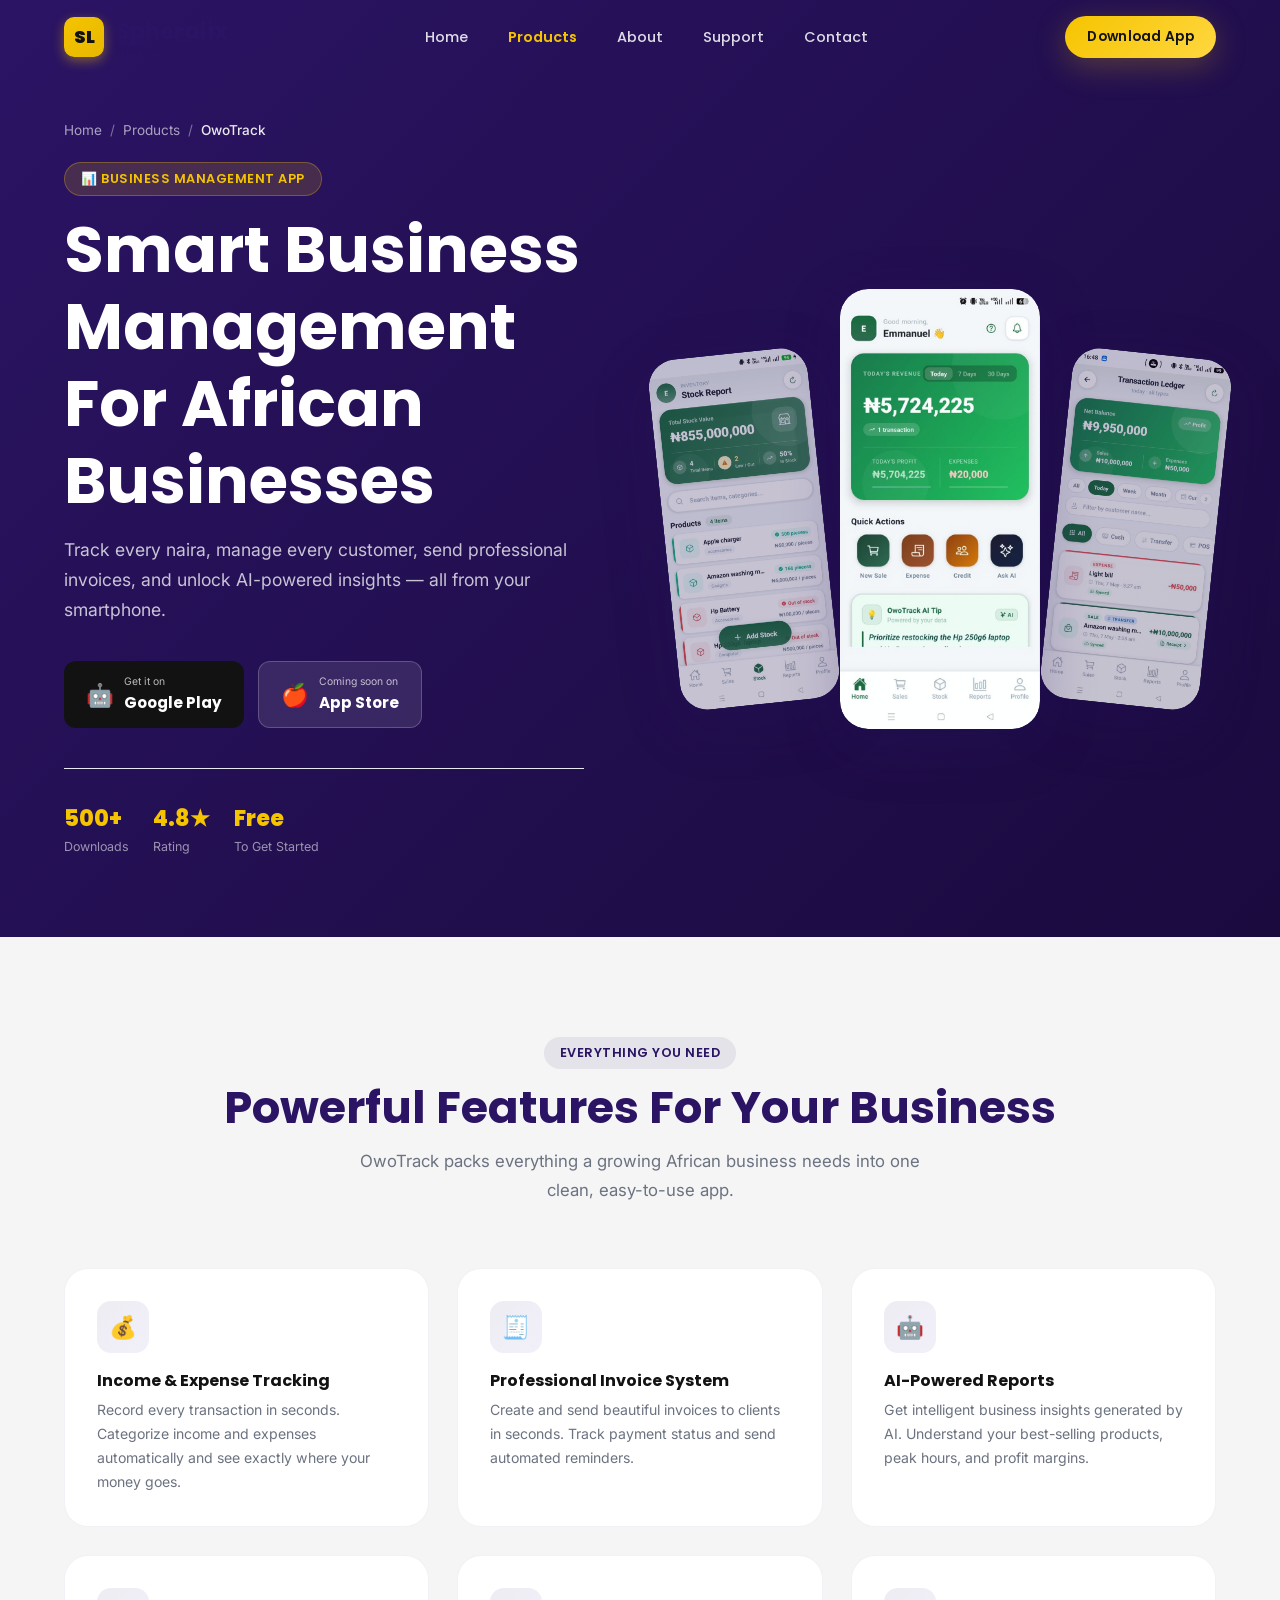
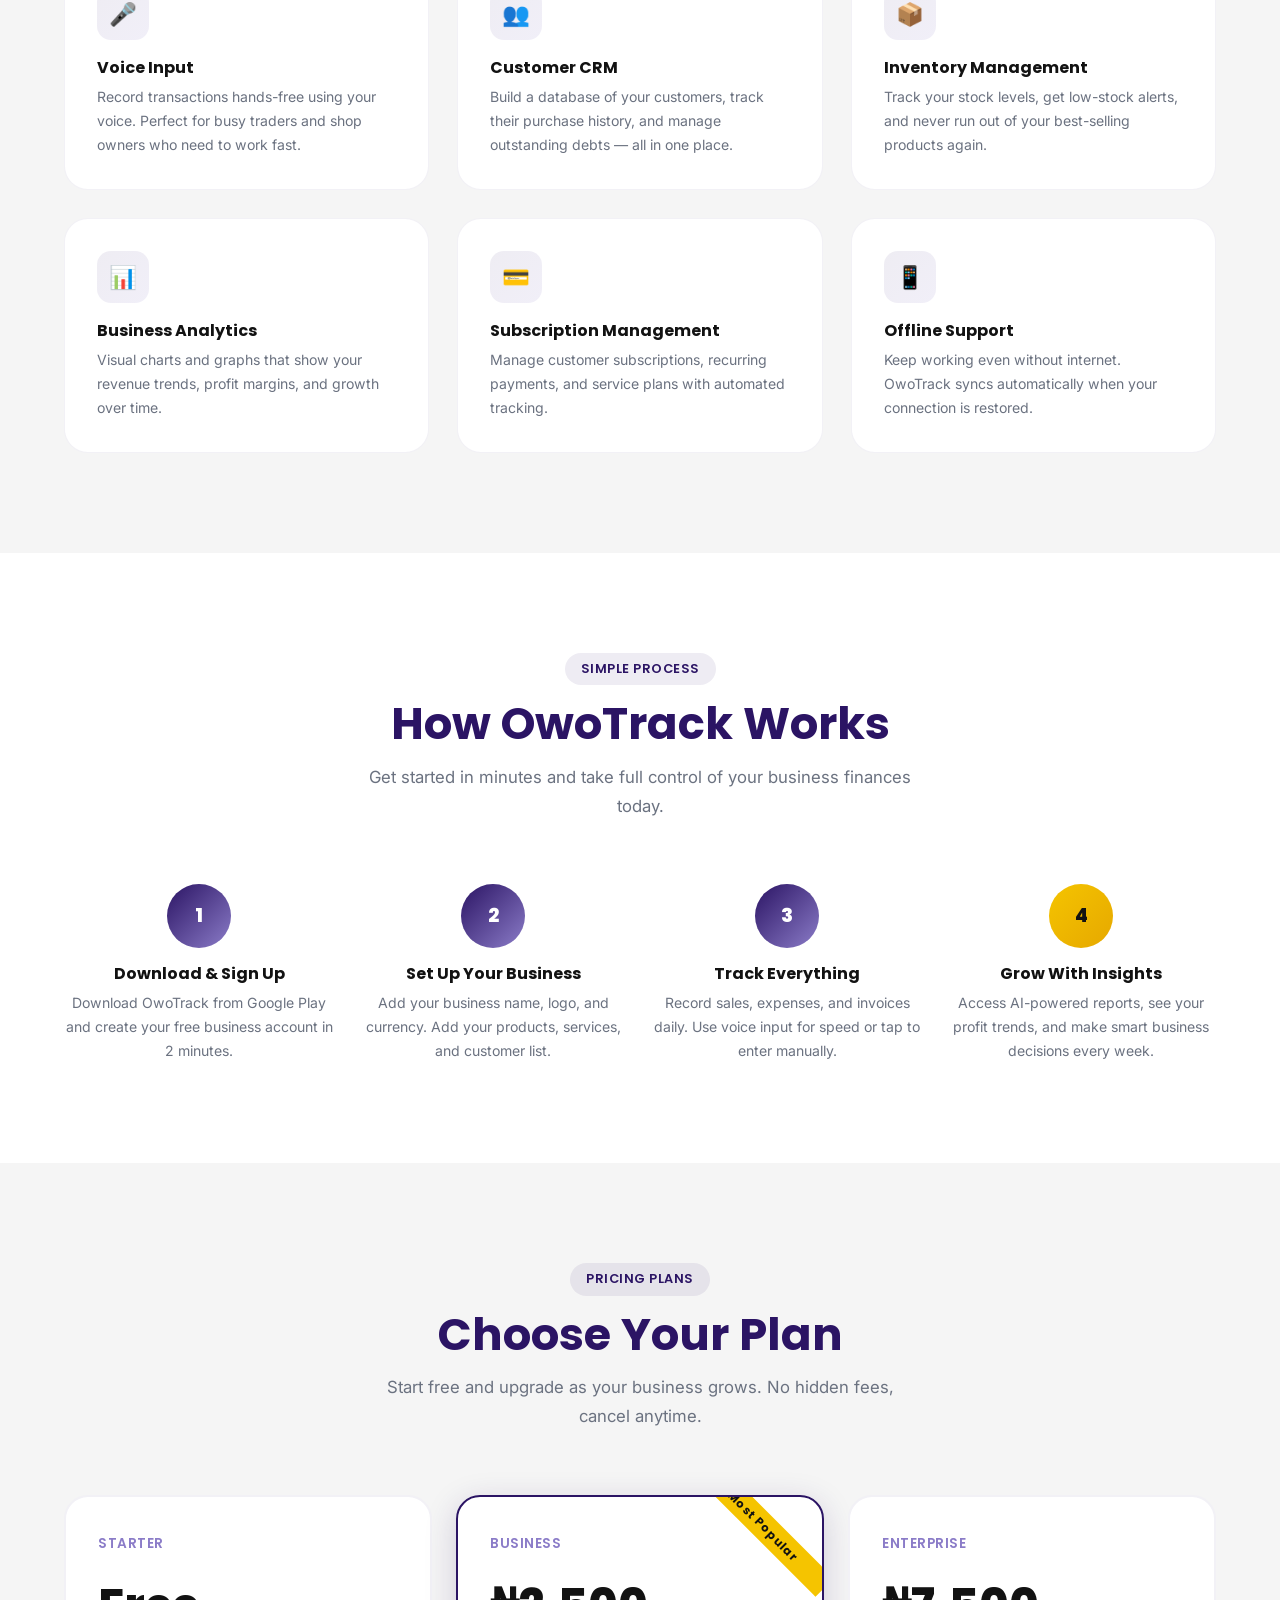
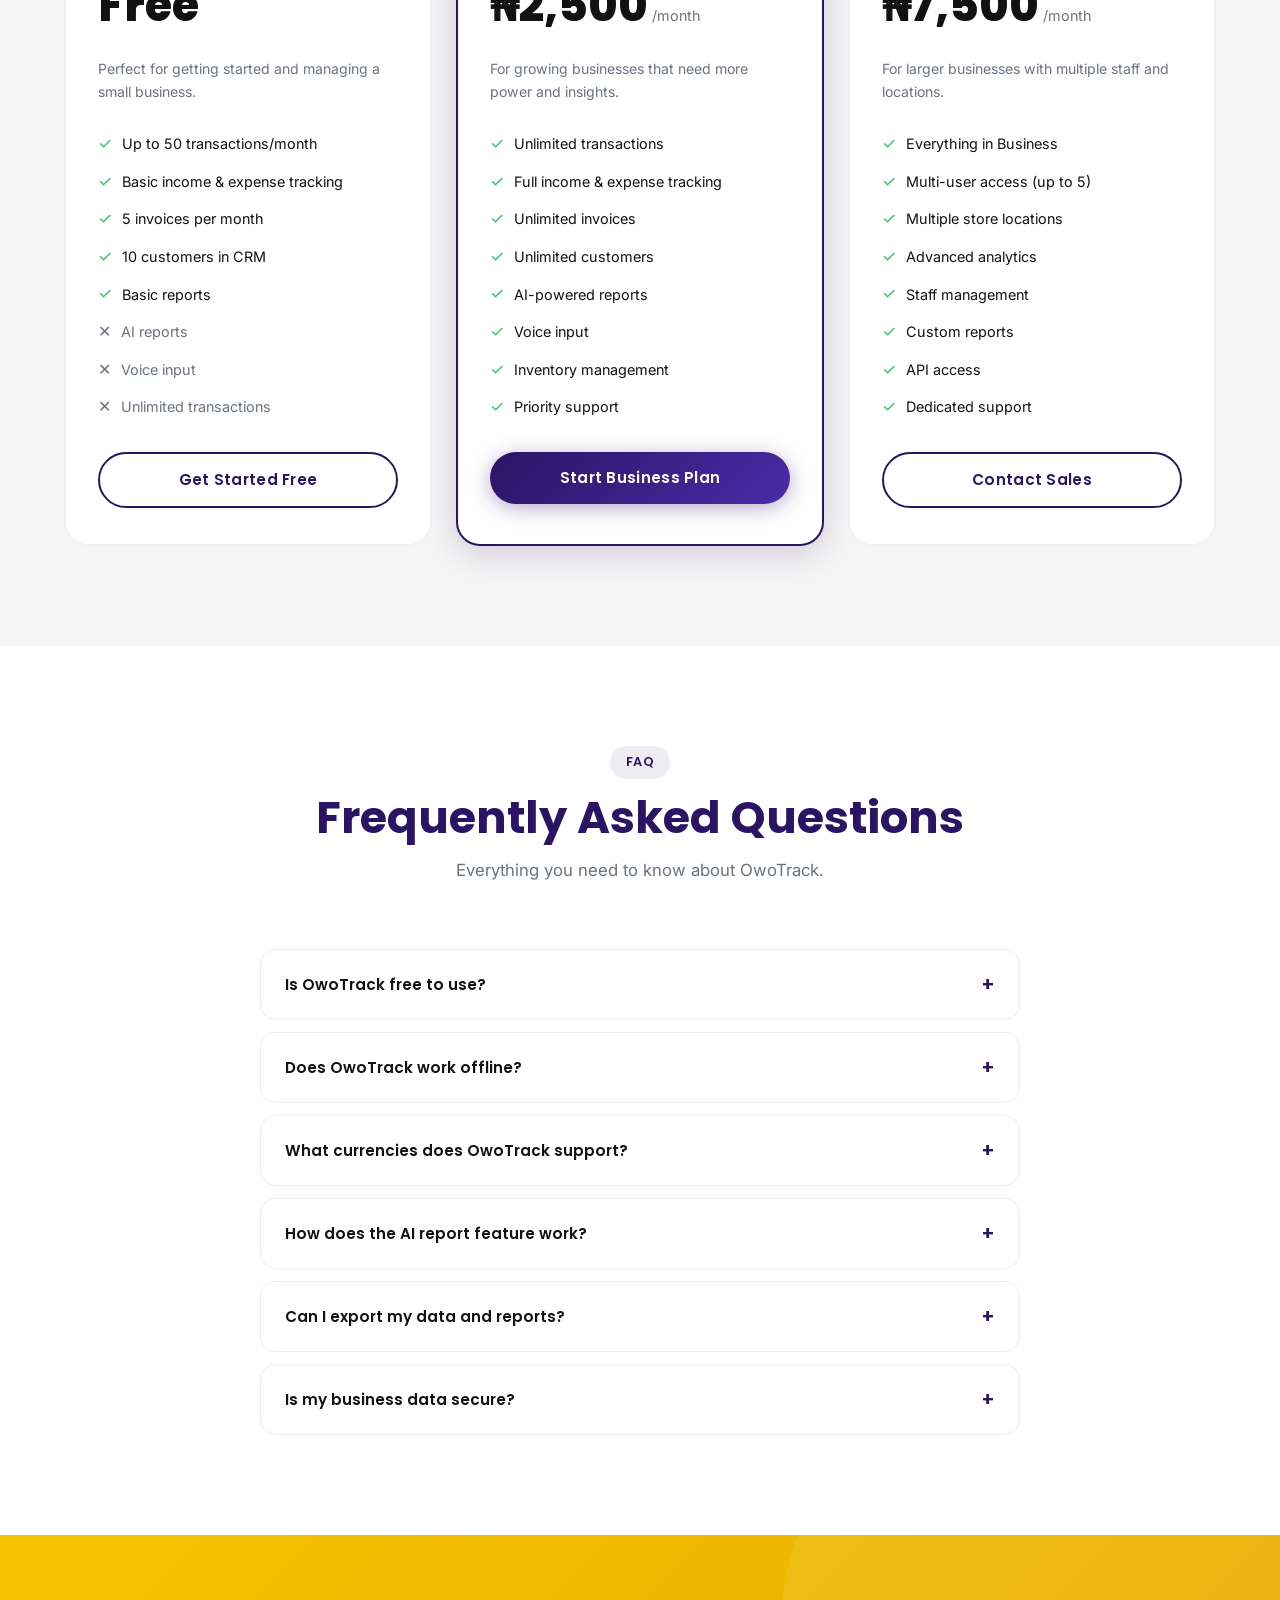
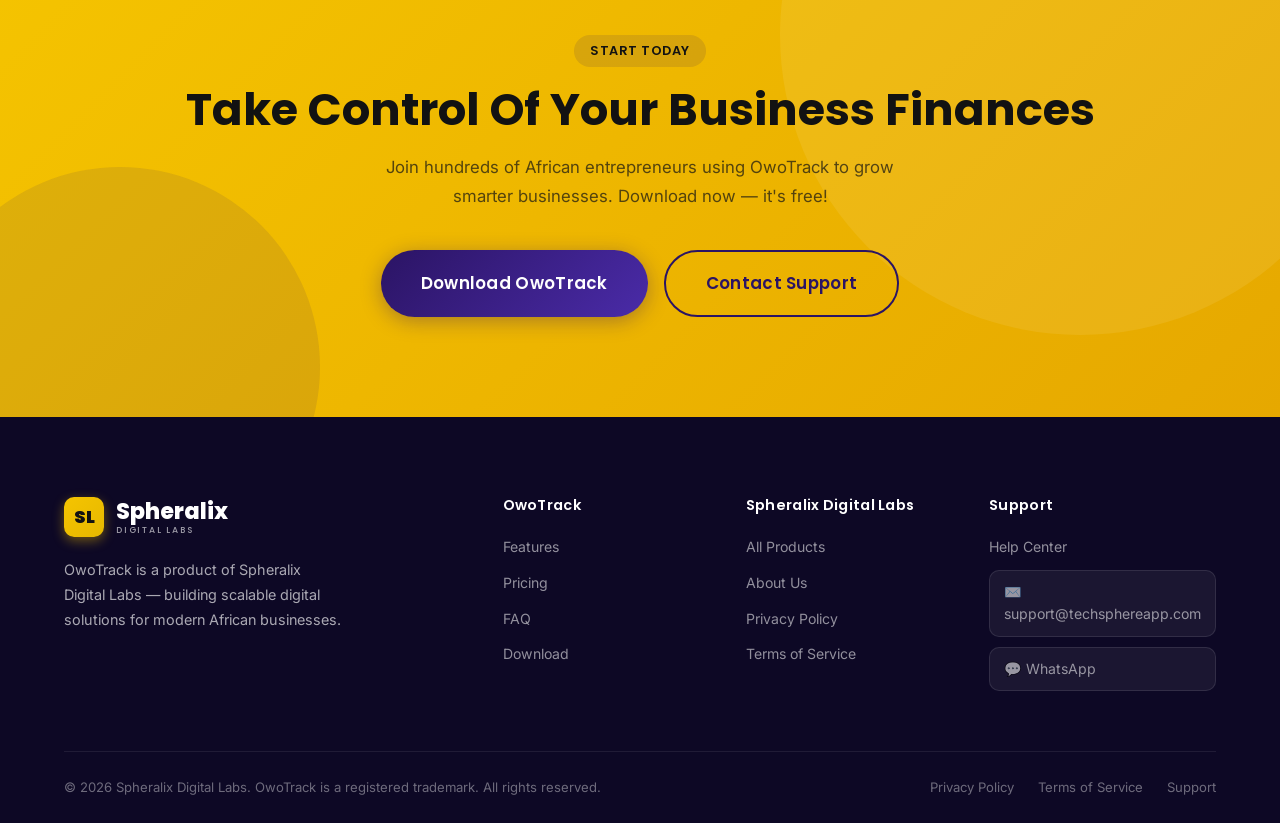
<file: owotrack.html>
<!DOCTYPE html>
<html lang="en">
<head>
  <meta charset="UTF-8" />
  <meta name="viewport" content="width=device-width, initial-scale=1.0" />
  <title>OwoTrack — Smart Business Management | Spheralix Digital Labs</title>
  <meta name="description" content="OwoTrack by Spheralix Digital Labs is the all-in-one business finance app for African entrepreneurs. Track income, expenses, invoices, and generate AI-powered business reports." />
  <meta name="keywords" content="OwoTrack, Spheralix Digital Labs, business management app Nigeria, invoice app, expense tracker Nigeria, small business app Africa, accounting app" />
  <meta property="og:title" content="OwoTrack by Spheralix Digital Labs" />
  <meta property="og:description" content="Track your income, expenses, customers, and grow your business with AI-powered insights. Built for African entrepreneurs by Spheralix Digital Labs." />
  <meta property="og:image" content="images/owotrack-og.png" />
  <link rel="icon" type="image/svg+xml" href="images/favicon.svg" />
  <link rel="stylesheet" href="styles/main.css" />
  <link rel="preconnect" href="https://fonts.googleapis.com" />
  <link rel="preconnect" href="https://fonts.gstatic.com" crossorigin />

  <style>
    .owotrack-hero { background: linear-gradient(135deg, #2B1464 0%, #1a0a3e 50%, #F5C400 300%); }
    .tabs-wrapper { margin-top: 48px; }
    .tab-buttons { display: flex; gap: 8px; flex-wrap: wrap; margin-bottom: 32px; }
    .tab-btn {
      padding: 10px 22px; border-radius: 50px; border: 2px solid rgba(43,20,100,.15);
      background: transparent; color: var(--text-muted);
      font-family: var(--font-main); font-weight: 600; font-size: .88rem;
      cursor: pointer; transition: var(--transition);
    }
    .tab-btn.active, .tab-btn:hover { background: var(--purple); color: var(--white); border-color: var(--purple); }
    .tab-panel { display: none; }
    .tab-panel.active { display: block; }
  </style>
</head>
<body>

<!-- Page Loader -->
<div class="page-loader" id="pageLoader">
  <div class="loader-logo">
    <div class="loader-mark">₦</div>
    <div class="loader-text">OwoTrack</div>
    <div class="loader-bar"><div class="loader-bar-fill"></div></div>
  </div>
</div>

<!-- ══════════ NAVBAR ══════════ -->
<nav class="navbar scrolled" id="navbar">
  <div class="container navbar-inner">
    <a href="index.html" class="logo" style="color:var(--purple);">
      <div class="logo-mark">SL</div>
      <div class="logo-text-group"><span class="logo-wordmark">Spheralix</span><span class="logo-tagline">Digital Labs</span></div>
    </a>
    <ul class="nav-links">
      <li><a href="index.html">Home</a></li>
      <li><a href="products.html" class="active">Products</a></li>
      <li><a href="about.html">About</a></li>
      <li><a href="support.html">Support</a></li>
      <li><a href="contact.html">Contact</a></li>
    </ul>
    <div class="nav-cta">
      <a href="#download" class="btn btn-gold btn-sm">Download App</a>
      <button class="hamburger" id="hamburger"><span></span><span></span><span></span></button>
    </div>
  </div>
</nav>

<div class="mobile-menu" id="mobileMenu">
  <ul class="nav-links">
    <li><a href="index.html">Home</a></li>
    <li><a href="products.html">Products</a></li>
    <li><a href="about.html">About</a></li>
    <li><a href="support.html">Support</a></li>
    <li><a href="contact.html">Contact</a></li>
  </ul>
  <div class="nav-cta" style="margin-top:28px;">
    <a href="#download" class="btn btn-gold" style="width:100%;justify-content:center;">Download App</a>
  </div>
</div>

<!-- ══════════ APP HERO ══════════ -->
<section class="app-hero owotrack-hero" style="background:linear-gradient(135deg,var(--purple) 0%,#1a0a3e 100%);padding-top:120px;">
  <div class="container">
    <nav class="breadcrumb" style="margin-bottom:20px;">
      <a href="index.html">Home</a>
      <span>/</span>
      <a href="products.html">Products</a>
      <span>/</span>
      <span class="current">OwoTrack</span>
    </nav>
    <div class="app-hero-grid">
      <div class="app-hero-text" style="color:var(--white);">
        <span class="tag" style="background:rgba(245,196,0,.15);color:var(--gold);border:1px solid rgba(245,196,0,.3);margin-bottom:16px;">📊 Business Management App</span>
        <h1 style="color:var(--white);margin-bottom:16px;">Smart Business Management For African Businesses</h1>
        <p class="hero-desc" style="color:rgba(255,255,255,.75);">
          Track every naira, manage every customer, send professional invoices, and unlock AI-powered insights — all from your smartphone.
        </p>
        <div class="download-group" id="download">
          <a href="#" class="store-btn">
            <span class="store-btn-icon">🤖</span>
            <div class="store-btn-text">
              <span class="store-label">Get it on</span>
              <span class="store-name">Google Play</span>
            </div>
          </a>
          <a href="#" class="store-btn" style="background:rgba(255,255,255,.1);border:1px solid rgba(255,255,255,.2);">
            <span class="store-btn-icon">🍎</span>
            <div class="store-btn-text">
              <span class="store-label">Coming soon on</span>
              <span class="store-name">App Store</span>
            </div>
          </a>
        </div>
        <div class="app-meta">
          <div class="app-meta-item">
            <div class="meta-number" style="color:var(--gold);">500+</div>
            <div class="meta-label" style="color:rgba(255,255,255,.55);">Downloads</div>
          </div>
          <div class="app-meta-item">
            <div class="meta-number" style="color:var(--gold);">4.8★</div>
            <div class="meta-label" style="color:rgba(255,255,255,.55);">Rating</div>
          </div>
          <div class="app-meta-item">
            <div class="meta-number" style="color:var(--gold);">Free</div>
            <div class="meta-label" style="color:rgba(255,255,255,.55);">To Get Started</div>
          </div>
        </div>
      </div>

      <div class="app-screens">
        <div class="screen-item secondary" style="transform:rotate(-6deg);">
          <img
            src="images/apps/owotrack/stock-report.jpg"
            alt="OwoTrack Stock Report Screen"
            style="width:100%;display:block;border-radius:28px;object-fit:cover;" />
        </div>
        <div class="screen-item main">
          <img
            src="images/apps/owotrack/home-dashboard.jpg"
            alt="OwoTrack Transaction Ledger Screen"
            style="width:100%;display:block;border-radius:28px;object-fit:cover;" />
        </div>
        <div class="screen-item secondary" style="transform:rotate(6deg);">
          <img
            src="images/apps/owotrack/transaction-ledger.jpg"
            alt="OwoTrack Transaction Ledger Screen"
            style="width:100%;display:block;border-radius:28px;object-fit:cover;" />
        </div>
      </div>
    </div>
  </div>
</section>

<!-- ══════════ FEATURES ══════════ -->
<section class="section-pad" style="background:var(--gray);">
  <div class="container">
    <div class="section-header reveal">
      <span class="tag">Everything You Need</span>
      <h2>Powerful Features For Your Business</h2>
      <p>OwoTrack packs everything a growing African business needs into one clean, easy-to-use app.</p>
    </div>
    <div class="features-grid">
      <div class="feature-card reveal delay-1">
        <div class="feature-card-icon">💰</div>
        <h3>Income & Expense Tracking</h3>
        <p>Record every transaction in seconds. Categorize income and expenses automatically and see exactly where your money goes.</p>
      </div>
      <div class="feature-card reveal delay-2">
        <div class="feature-card-icon">🧾</div>
        <h3>Professional Invoice System</h3>
        <p>Create and send beautiful invoices to clients in seconds. Track payment status and send automated reminders.</p>
      </div>
      <div class="feature-card reveal delay-3">
        <div class="feature-card-icon">🤖</div>
        <h3>AI-Powered Reports</h3>
        <p>Get intelligent business insights generated by AI. Understand your best-selling products, peak hours, and profit margins.</p>
      </div>
      <div class="feature-card reveal delay-1">
        <div class="feature-card-icon">🎤</div>
        <h3>Voice Input</h3>
        <p>Record transactions hands-free using your voice. Perfect for busy traders and shop owners who need to work fast.</p>
      </div>
      <div class="feature-card reveal delay-2">
        <div class="feature-card-icon">👥</div>
        <h3>Customer CRM</h3>
        <p>Build a database of your customers, track their purchase history, and manage outstanding debts — all in one place.</p>
      </div>
      <div class="feature-card reveal delay-3">
        <div class="feature-card-icon">📦</div>
        <h3>Inventory Management</h3>
        <p>Track your stock levels, get low-stock alerts, and never run out of your best-selling products again.</p>
      </div>
      <div class="feature-card reveal delay-1">
        <div class="feature-card-icon">📊</div>
        <h3>Business Analytics</h3>
        <p>Visual charts and graphs that show your revenue trends, profit margins, and growth over time.</p>
      </div>
      <div class="feature-card reveal delay-2">
        <div class="feature-card-icon">💳</div>
        <h3>Subscription Management</h3>
        <p>Manage customer subscriptions, recurring payments, and service plans with automated tracking.</p>
      </div>
      <div class="feature-card reveal delay-3">
        <div class="feature-card-icon">📱</div>
        <h3>Offline Support</h3>
        <p>Keep working even without internet. OwoTrack syncs automatically when your connection is restored.</p>
      </div>
    </div>
  </div>
</section>

<!-- ══════════ HOW IT WORKS ══════════ -->
<section class="section-pad">
  <div class="container">
    <div class="section-header reveal">
      <span class="tag">Simple Process</span>
      <h2>How OwoTrack Works</h2>
      <p>Get started in minutes and take full control of your business finances today.</p>
    </div>
    <div class="rg-4 reveal" style="display:grid;grid-template-columns:repeat(4,1fr);gap:24px;">
      <div style="text-align:center;">
        <div style="width:64px;height:64px;border-radius:50%;background:linear-gradient(135deg,var(--purple),var(--lavender));display:flex;align-items:center;justify-content:center;color:var(--white);font-weight:800;font-size:1.2rem;font-family:'Poppins',sans-serif;margin:0 auto 16px;">1</div>
        <h3 style="font-size:1rem;margin-bottom:8px;">Download & Sign Up</h3>
        <p style="color:var(--text-muted);font-size:.88rem;">Download OwoTrack from Google Play and create your free business account in 2 minutes.</p>
      </div>
      <div style="text-align:center;">
        <div style="width:64px;height:64px;border-radius:50%;background:linear-gradient(135deg,var(--purple),var(--lavender));display:flex;align-items:center;justify-content:center;color:var(--white);font-weight:800;font-size:1.2rem;font-family:'Poppins',sans-serif;margin:0 auto 16px;">2</div>
        <h3 style="font-size:1rem;margin-bottom:8px;">Set Up Your Business</h3>
        <p style="color:var(--text-muted);font-size:.88rem;">Add your business name, logo, and currency. Add your products, services, and customer list.</p>
      </div>
      <div style="text-align:center;">
        <div style="width:64px;height:64px;border-radius:50%;background:linear-gradient(135deg,var(--purple),var(--lavender));display:flex;align-items:center;justify-content:center;color:var(--white);font-weight:800;font-size:1.2rem;font-family:'Poppins',sans-serif;margin:0 auto 16px;">3</div>
        <h3 style="font-size:1rem;margin-bottom:8px;">Track Everything</h3>
        <p style="color:var(--text-muted);font-size:.88rem;">Record sales, expenses, and invoices daily. Use voice input for speed or tap to enter manually.</p>
      </div>
      <div style="text-align:center;">
        <div style="width:64px;height:64px;border-radius:50%;background:linear-gradient(135deg,var(--gold),#e6a800);display:flex;align-items:center;justify-content:center;color:var(--dark);font-weight:800;font-size:1.2rem;font-family:'Poppins',sans-serif;margin:0 auto 16px;">4</div>
        <h3 style="font-size:1rem;margin-bottom:8px;">Grow With Insights</h3>
        <p style="color:var(--text-muted);font-size:.88rem;">Access AI-powered reports, see your profit trends, and make smart business decisions every week.</p>
      </div>
    </div>
  </div>
</section>

<!-- ══════════ PRICING ══════════ -->
<section class="section-pad" style="background:var(--gray);" id="pricing">
  <div class="container">
    <div class="section-header reveal">
      <span class="tag">Pricing Plans</span>
      <h2>Choose Your Plan</h2>
      <p>Start free and upgrade as your business grows. No hidden fees, cancel anytime.</p>
    </div>
    <div class="pricing-grid">
      <div class="pricing-card reveal delay-1">
        <div class="plan-name">Starter</div>
        <div class="plan-price">
          <span class="plan-amount">Free</span>
        </div>
        <div class="plan-desc">Perfect for getting started and managing a small business.</div>
        <ul class="plan-features">
          <li><span class="check">✓</span> Up to 50 transactions/month</li>
          <li><span class="check">✓</span> Basic income & expense tracking</li>
          <li><span class="check">✓</span> 5 invoices per month</li>
          <li><span class="check">✓</span> 10 customers in CRM</li>
          <li><span class="check">✓</span> Basic reports</li>
          <li class="disabled"><span class="cross">✕</span> AI reports</li>
          <li class="disabled"><span class="cross">✕</span> Voice input</li>
          <li class="disabled"><span class="cross">✕</span> Unlimited transactions</li>
        </ul>
        <a href="#download" class="btn btn-outline" style="width:100%;justify-content:center;">Get Started Free</a>
      </div>

      <div class="pricing-card popular reveal delay-2">
        <div class="plan-name">Business</div>
        <div class="plan-price">
          <span class="plan-amount">₦2,500</span>
          <span class="plan-period">/month</span>
        </div>
        <div class="plan-desc">For growing businesses that need more power and insights.</div>
        <ul class="plan-features">
          <li><span class="check">✓</span> Unlimited transactions</li>
          <li><span class="check">✓</span> Full income & expense tracking</li>
          <li><span class="check">✓</span> Unlimited invoices</li>
          <li><span class="check">✓</span> Unlimited customers</li>
          <li><span class="check">✓</span> AI-powered reports</li>
          <li><span class="check">✓</span> Voice input</li>
          <li><span class="check">✓</span> Inventory management</li>
          <li><span class="check">✓</span> Priority support</li>
        </ul>
        <a href="#download" class="btn btn-primary" style="width:100%;justify-content:center;">Start Business Plan</a>
      </div>

      <div class="pricing-card reveal delay-3">
        <div class="plan-name">Enterprise</div>
        <div class="plan-price">
          <span class="plan-amount">₦7,500</span>
          <span class="plan-period">/month</span>
        </div>
        <div class="plan-desc">For larger businesses with multiple staff and locations.</div>
        <ul class="plan-features">
          <li><span class="check">✓</span> Everything in Business</li>
          <li><span class="check">✓</span> Multi-user access (up to 5)</li>
          <li><span class="check">✓</span> Multiple store locations</li>
          <li><span class="check">✓</span> Advanced analytics</li>
          <li><span class="check">✓</span> Staff management</li>
          <li><span class="check">✓</span> Custom reports</li>
          <li><span class="check">✓</span> API access</li>
          <li><span class="check">✓</span> Dedicated support</li>
        </ul>
        <a href="contact.html" class="btn btn-outline" style="width:100%;justify-content:center;">Contact Sales</a>
      </div>
    </div>
  </div>
</section>

<!-- ══════════ FAQ ══════════ -->
<section class="section-pad" id="faq">
  <div class="container">
    <div class="section-header reveal">
      <span class="tag">FAQ</span>
      <h2>Frequently Asked Questions</h2>
      <p>Everything you need to know about OwoTrack.</p>
    </div>
    <div class="faq-list">
      <div class="faq-item reveal">
        <button class="faq-question">Is OwoTrack free to use? <span class="faq-icon">+</span></button>
        <div class="faq-answer"><p>Yes! OwoTrack has a free Starter plan that lets you track up to 50 transactions per month with 5 invoices. You can upgrade to Business or Enterprise plan as your business grows.</p></div>
      </div>
      <div class="faq-item reveal">
        <button class="faq-question">Does OwoTrack work offline? <span class="faq-icon">+</span></button>
        <div class="faq-answer"><p>Yes! OwoTrack works offline and automatically syncs your data when your internet connection is restored. You can record transactions anywhere — market, field, or shop.</p></div>
      </div>
      <div class="faq-item reveal">
        <button class="faq-question">What currencies does OwoTrack support? <span class="faq-icon">+</span></button>
        <div class="faq-answer"><p>OwoTrack supports Nigerian Naira (₦) as the primary currency. We plan to add support for other African currencies including GHS, KES, ZAR, and USD in upcoming updates.</p></div>
      </div>
      <div class="faq-item reveal">
        <button class="faq-question">How does the AI report feature work? <span class="faq-icon">+</span></button>
        <div class="faq-answer"><p>OwoTrack analyzes your transaction history and automatically generates insights — identifying your top products, best customers, spending patterns, and growth trends. Reports are updated weekly and available in the Business plan and above.</p></div>
      </div>
      <div class="faq-item reveal">
        <button class="faq-question">Can I export my data and reports? <span class="faq-icon">+</span></button>
        <div class="faq-answer"><p>Yes! You can export your business reports, invoices, and transaction history as PDF or Excel files. This makes it easy to share with accountants or apply for business loans.</p></div>
      </div>
      <div class="faq-item reveal">
        <button class="faq-question">Is my business data secure? <span class="faq-icon">+</span></button>
        <div class="faq-answer"><p>Absolutely. OwoTrack uses end-to-end encryption and secure cloud storage to protect your business data. We never share your data with third parties. See our <a href="privacy-policy.html" style="color:var(--purple);">Privacy Policy</a> for details.</p></div>
      </div>
    </div>
  </div>
</section>

<!-- ══════════ CTA ══════════ -->
<section class="cta-section">
  <div class="container">
    <div class="cta-inner reveal">
      <span class="tag">Start Today</span>
      <h2>Take Control Of Your Business Finances</h2>
      <p>Join hundreds of African entrepreneurs using OwoTrack to grow smarter businesses. Download now — it's free!</p>
      <div class="cta-buttons">
        <a href="#download" class="btn btn-primary btn-lg">Download OwoTrack</a>
        <a href="contact.html" class="btn btn-outline btn-lg">Contact Support</a>
      </div>
    </div>
  </div>
</section>

<!-- ══════════ FOOTER ══════════ -->
<footer class="footer">
  <div class="container">
    <div class="footer-grid">
      <div class="footer-brand">
        <a href="index.html" class="logo"><div class="logo-mark">SL</div><div class="logo-text-group"><span class="logo-wordmark">Spheralix</span><span class="logo-tagline">Digital Labs</span></div></a>
        <p>OwoTrack is a product of Spheralix Digital Labs — building scalable digital solutions for modern African businesses.</p>
      </div>
      <div class="footer-col">
        <h4>OwoTrack</h4>
        <ul>
          <li><a href="#features">Features</a></li>
          <li><a href="#pricing">Pricing</a></li>
          <li><a href="#faq">FAQ</a></li>
          <li><a href="#download">Download</a></li>
        </ul>
      </div>
      <div class="footer-col">
        <h4>Spheralix Digital Labs</h4>
        <ul>
          <li><a href="products.html">All Products</a></li>
          <li><a href="about.html">About Us</a></li>
          <li><a href="privacy-policy.html">Privacy Policy</a></li>
          <li><a href="terms.html">Terms of Service</a></li>
        </ul>
      </div>
      <div class="footer-col">
        <h4>Support</h4>
        <ul>
          <li><a href="support.html">Help Center</a></li>
          <li><a href="mailto:support@techsphereapp.com" class="footer-email">✉️ support@techsphereapp.com</a></li>
          <li><a href="https://wa.me/2349011495230" class="footer-email" target="_blank" rel="noopener">💬 WhatsApp</a></li>
        </ul>
      </div>
    </div>
    <div class="footer-bottom">
      <p>© 2026 Spheralix Digital Labs. OwoTrack is a registered trademark. All rights reserved.</p>
      <div class="footer-bottom-links">
        <a href="privacy-policy.html">Privacy Policy</a>
        <a href="terms.html">Terms of Service</a>
        <a href="support.html">Support</a>
      </div>
    </div>
  </div>
</footer>

<script src="js/main.js"></script>
</body>
</html>
</file>
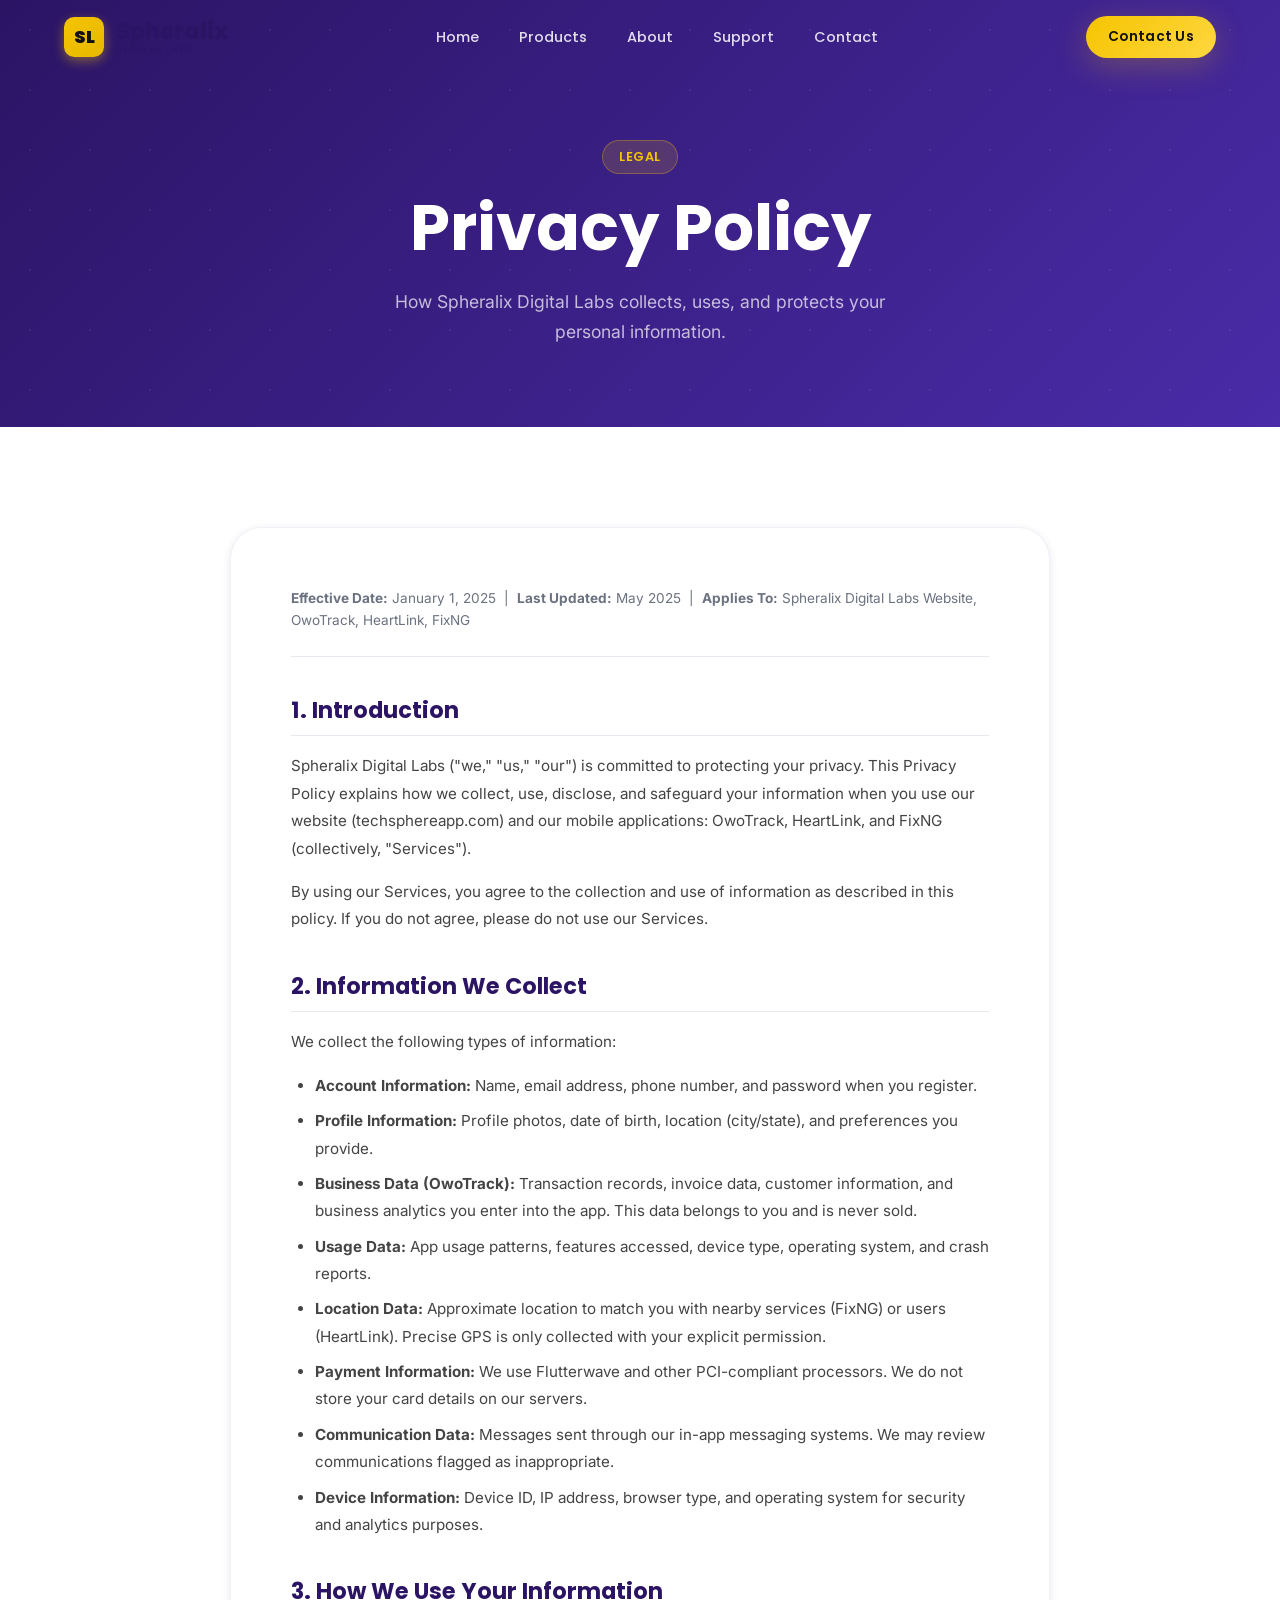
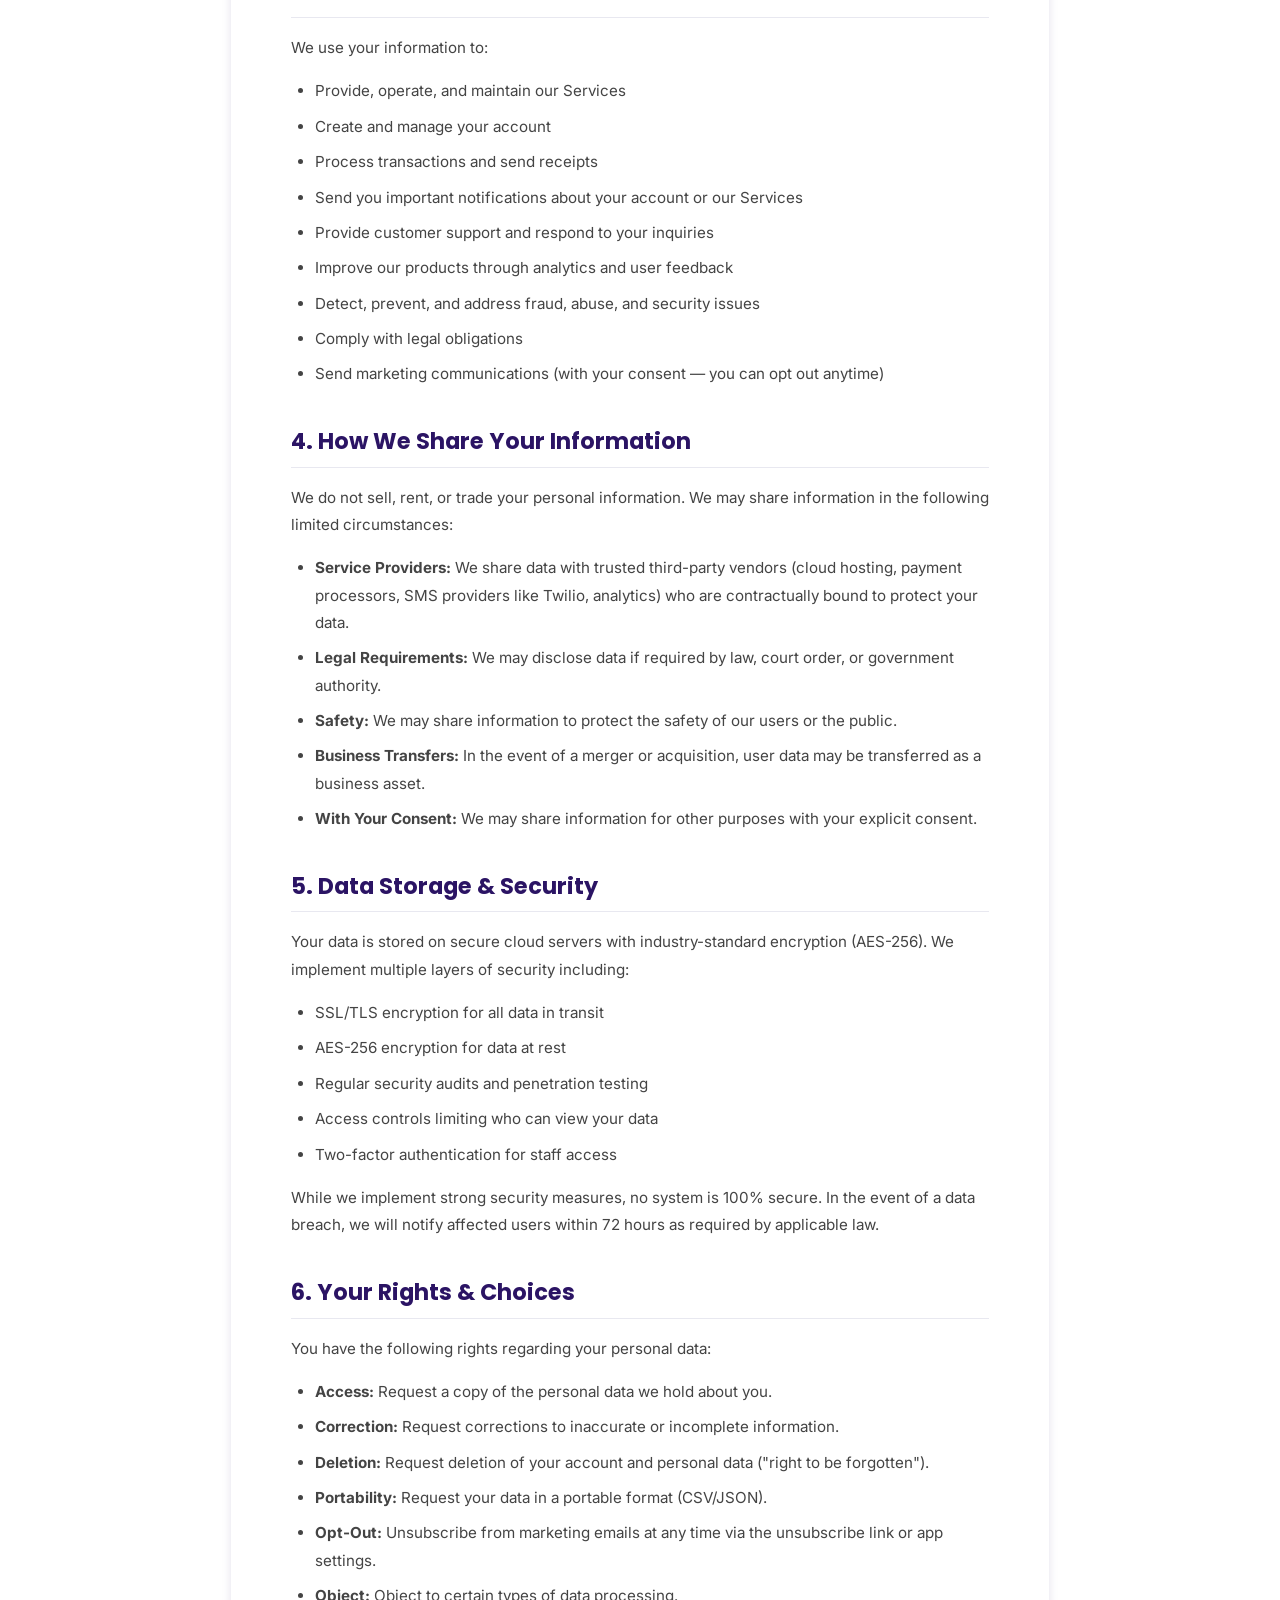
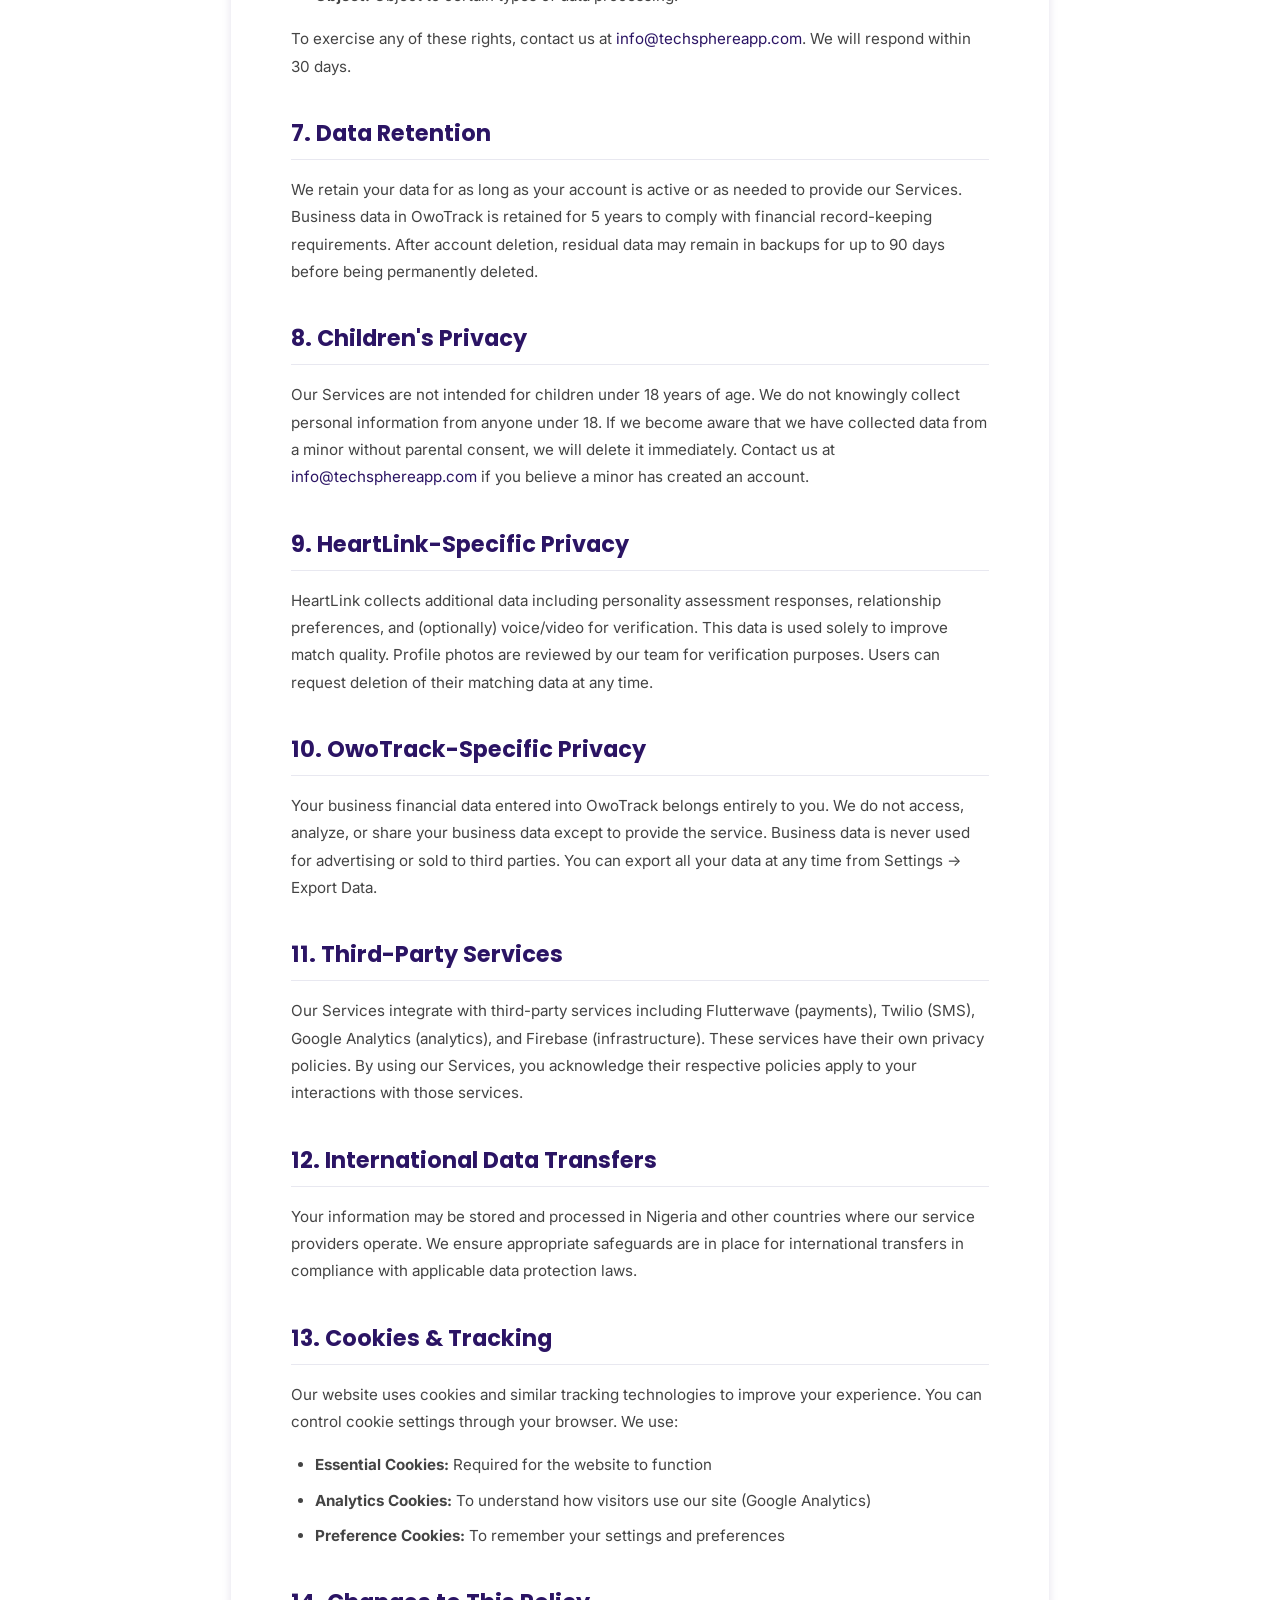
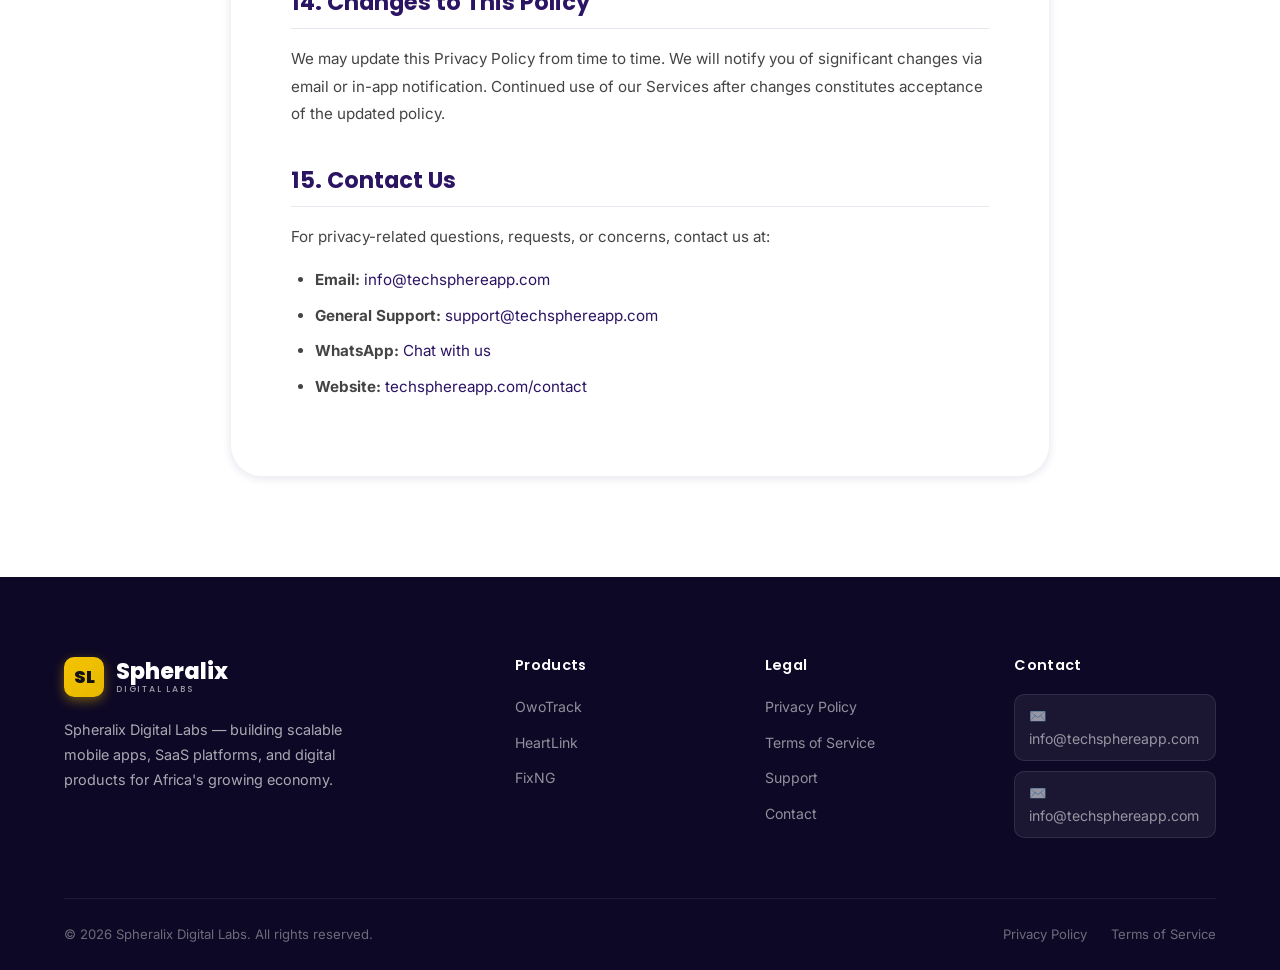
<file: privacy-policy.html>
<!DOCTYPE html>
<html lang="en">
<head>
  <meta charset="UTF-8" />
  <meta name="viewport" content="width=device-width, initial-scale=1.0" />
  <title>Privacy Policy — Spheralix Digital Labs</title>
  <meta name="description" content="Spheralix Digital Labs Privacy Policy. How we collect, use, and protect your personal data across OwoTrack, HeartLink, FixNG, and our website." />
  <link rel="icon" type="image/svg+xml" href="images/favicon.svg" />
  <link rel="stylesheet" href="styles/main.css" />
  <link rel="preconnect" href="https://fonts.googleapis.com" />
  <link rel="preconnect" href="https://fonts.gstatic.com" crossorigin />
</head>
<body>

<div class="page-loader" id="pageLoader">
  <div class="loader-logo">
    <div class="loader-mark">SL</div>
    <div class="loader-text">Privacy Policy</div>
    <div class="loader-bar"><div class="loader-bar-fill"></div></div>
  </div>
</div>

<nav class="navbar scrolled" id="navbar">
  <div class="container navbar-inner">
    <a href="index.html" class="logo" style="color:var(--purple);">
      <div class="logo-mark">SL</div><div class="logo-text-group"><span class="logo-wordmark">Spheralix</span><span class="logo-tagline">Digital Labs</span></div>
    </a>
    <ul class="nav-links">
      <li><a href="index.html">Home</a></li>
      <li><a href="products.html">Products</a></li>
      <li><a href="about.html">About</a></li>
      <li><a href="support.html">Support</a></li>
      <li><a href="contact.html">Contact</a></li>
    </ul>
    <div class="nav-cta">
      <a href="contact.html" class="btn btn-gold btn-sm">Contact Us</a>
      <button class="hamburger" id="hamburger"><span></span><span></span><span></span></button>
    </div>
  </div>
</nav>
<div class="mobile-menu" id="mobileMenu">
  <ul class="nav-links">
    <li><a href="index.html">Home</a></li>
    <li><a href="products.html">Products</a></li>
    <li><a href="about.html">About</a></li>
    <li><a href="support.html">Support</a></li>
    <li><a href="contact.html">Contact</a></li>
  </ul>
</div>

<section class="page-hero">
  <div class="container">
    <div class="page-hero-inner">
      <span class="tag">Legal</span>
      <h1>Privacy Policy</h1>
      <p>How Spheralix Digital Labs collects, uses, and protects your personal information.</p>
    </div>
  </div>
</section>

<section class="section-pad">
  <div class="container">
    <div class="policy-content">
      <div class="policy-meta">
        <strong>Effective Date:</strong> January 1, 2025 &nbsp;|&nbsp;
        <strong>Last Updated:</strong> May 2025 &nbsp;|&nbsp;
        <strong>Applies To:</strong> Spheralix Digital Labs Website, OwoTrack, HeartLink, FixNG
      </div>

      <h2>1. Introduction</h2>
      <p>Spheralix Digital Labs ("we," "us," "our") is committed to protecting your privacy. This Privacy Policy explains how we collect, use, disclose, and safeguard your information when you use our website (techsphereapp.com) and our mobile applications: OwoTrack, HeartLink, and FixNG (collectively, "Services").</p>
      <p>By using our Services, you agree to the collection and use of information as described in this policy. If you do not agree, please do not use our Services.</p>

      <h2>2. Information We Collect</h2>
      <p>We collect the following types of information:</p>
      <ul>
        <li><strong>Account Information:</strong> Name, email address, phone number, and password when you register.</li>
        <li><strong>Profile Information:</strong> Profile photos, date of birth, location (city/state), and preferences you provide.</li>
        <li><strong>Business Data (OwoTrack):</strong> Transaction records, invoice data, customer information, and business analytics you enter into the app. This data belongs to you and is never sold.</li>
        <li><strong>Usage Data:</strong> App usage patterns, features accessed, device type, operating system, and crash reports.</li>
        <li><strong>Location Data:</strong> Approximate location to match you with nearby services (FixNG) or users (HeartLink). Precise GPS is only collected with your explicit permission.</li>
        <li><strong>Payment Information:</strong> We use Flutterwave and other PCI-compliant processors. We do not store your card details on our servers.</li>
        <li><strong>Communication Data:</strong> Messages sent through our in-app messaging systems. We may review communications flagged as inappropriate.</li>
        <li><strong>Device Information:</strong> Device ID, IP address, browser type, and operating system for security and analytics purposes.</li>
      </ul>

      <h2>3. How We Use Your Information</h2>
      <p>We use your information to:</p>
      <ul>
        <li>Provide, operate, and maintain our Services</li>
        <li>Create and manage your account</li>
        <li>Process transactions and send receipts</li>
        <li>Send you important notifications about your account or our Services</li>
        <li>Provide customer support and respond to your inquiries</li>
        <li>Improve our products through analytics and user feedback</li>
        <li>Detect, prevent, and address fraud, abuse, and security issues</li>
        <li>Comply with legal obligations</li>
        <li>Send marketing communications (with your consent — you can opt out anytime)</li>
      </ul>

      <h2>4. How We Share Your Information</h2>
      <p>We do not sell, rent, or trade your personal information. We may share information in the following limited circumstances:</p>
      <ul>
        <li><strong>Service Providers:</strong> We share data with trusted third-party vendors (cloud hosting, payment processors, SMS providers like Twilio, analytics) who are contractually bound to protect your data.</li>
        <li><strong>Legal Requirements:</strong> We may disclose data if required by law, court order, or government authority.</li>
        <li><strong>Safety:</strong> We may share information to protect the safety of our users or the public.</li>
        <li><strong>Business Transfers:</strong> In the event of a merger or acquisition, user data may be transferred as a business asset.</li>
        <li><strong>With Your Consent:</strong> We may share information for other purposes with your explicit consent.</li>
      </ul>

      <h2>5. Data Storage & Security</h2>
      <p>Your data is stored on secure cloud servers with industry-standard encryption (AES-256). We implement multiple layers of security including:</p>
      <ul>
        <li>SSL/TLS encryption for all data in transit</li>
        <li>AES-256 encryption for data at rest</li>
        <li>Regular security audits and penetration testing</li>
        <li>Access controls limiting who can view your data</li>
        <li>Two-factor authentication for staff access</li>
      </ul>
      <p>While we implement strong security measures, no system is 100% secure. In the event of a data breach, we will notify affected users within 72 hours as required by applicable law.</p>

      <h2>6. Your Rights & Choices</h2>
      <p>You have the following rights regarding your personal data:</p>
      <ul>
        <li><strong>Access:</strong> Request a copy of the personal data we hold about you.</li>
        <li><strong>Correction:</strong> Request corrections to inaccurate or incomplete information.</li>
        <li><strong>Deletion:</strong> Request deletion of your account and personal data ("right to be forgotten").</li>
        <li><strong>Portability:</strong> Request your data in a portable format (CSV/JSON).</li>
        <li><strong>Opt-Out:</strong> Unsubscribe from marketing emails at any time via the unsubscribe link or app settings.</li>
        <li><strong>Object:</strong> Object to certain types of data processing.</li>
      </ul>
      <p>To exercise any of these rights, contact us at <a href="mailto:info@techsphereapp.com" style="color:var(--purple);">info@techsphereapp.com</a>. We will respond within 30 days.</p>

      <h2>7. Data Retention</h2>
      <p>We retain your data for as long as your account is active or as needed to provide our Services. Business data in OwoTrack is retained for 5 years to comply with financial record-keeping requirements. After account deletion, residual data may remain in backups for up to 90 days before being permanently deleted.</p>

      <h2>8. Children's Privacy</h2>
      <p>Our Services are not intended for children under 18 years of age. We do not knowingly collect personal information from anyone under 18. If we become aware that we have collected data from a minor without parental consent, we will delete it immediately. Contact us at <a href="mailto:info@techsphereapp.com" style="color:var(--purple);">info@techsphereapp.com</a> if you believe a minor has created an account.</p>

      <h2>9. HeartLink-Specific Privacy</h2>
      <p>HeartLink collects additional data including personality assessment responses, relationship preferences, and (optionally) voice/video for verification. This data is used solely to improve match quality. Profile photos are reviewed by our team for verification purposes. Users can request deletion of their matching data at any time.</p>

      <h2>10. OwoTrack-Specific Privacy</h2>
      <p>Your business financial data entered into OwoTrack belongs entirely to you. We do not access, analyze, or share your business data except to provide the service. Business data is never used for advertising or sold to third parties. You can export all your data at any time from Settings → Export Data.</p>

      <h2>11. Third-Party Services</h2>
      <p>Our Services integrate with third-party services including Flutterwave (payments), Twilio (SMS), Google Analytics (analytics), and Firebase (infrastructure). These services have their own privacy policies. By using our Services, you acknowledge their respective policies apply to your interactions with those services.</p>

      <h2>12. International Data Transfers</h2>
      <p>Your information may be stored and processed in Nigeria and other countries where our service providers operate. We ensure appropriate safeguards are in place for international transfers in compliance with applicable data protection laws.</p>

      <h2>13. Cookies & Tracking</h2>
      <p>Our website uses cookies and similar tracking technologies to improve your experience. You can control cookie settings through your browser. We use:</p>
      <ul>
        <li><strong>Essential Cookies:</strong> Required for the website to function</li>
        <li><strong>Analytics Cookies:</strong> To understand how visitors use our site (Google Analytics)</li>
        <li><strong>Preference Cookies:</strong> To remember your settings and preferences</li>
      </ul>

      <h2>14. Changes to This Policy</h2>
      <p>We may update this Privacy Policy from time to time. We will notify you of significant changes via email or in-app notification. Continued use of our Services after changes constitutes acceptance of the updated policy.</p>

      <h2>15. Contact Us</h2>
      <p>For privacy-related questions, requests, or concerns, contact us at:</p>
      <ul>
        <li><strong>Email:</strong> <a href="mailto:info@techsphereapp.com" style="color:var(--purple);">info@techsphereapp.com</a></li>
        <li><strong>General Support:</strong> <a href="mailto:support@techsphereapp.com" style="color:var(--purple);">support@techsphereapp.com</a></li>
        <li><strong>WhatsApp:</strong> <a href="https://wa.me/2349011495230" style="color:var(--purple);">Chat with us</a></li>
        <li><strong>Website:</strong> <a href="contact.html" style="color:var(--purple);">techsphereapp.com/contact</a></li>
      </ul>
    </div>
  </div>
</section>

<footer class="footer">
  <div class="container">
    <div class="footer-grid">
      <div class="footer-brand">
        <a href="index.html" class="logo"><div class="logo-mark">SL</div><div class="logo-text-group"><span class="logo-wordmark">Spheralix</span><span class="logo-tagline">Digital Labs</span></div></a>
        <p>Spheralix Digital Labs — building scalable mobile apps, SaaS platforms, and digital products for Africa's growing economy.</p>
      </div>
      <div class="footer-col">
        <h4>Products</h4>
        <ul>
          <li><a href="owotrack.html">OwoTrack</a></li>
          <li><a href="heartlink.html">HeartLink</a></li>
          <li><a href="fixng.html">FixNG</a></li>
        </ul>
      </div>
      <div class="footer-col">
        <h4>Legal</h4>
        <ul>
          <li><a href="privacy-policy.html">Privacy Policy</a></li>
          <li><a href="terms.html">Terms of Service</a></li>
          <li><a href="support.html">Support</a></li>
          <li><a href="contact.html">Contact</a></li>
        </ul>
      </div>
      <div class="footer-col">
        <h4>Contact</h4>
        <ul>
          <li><a href="mailto:info@techsphereapp.com" class="footer-email">✉️ info@techsphereapp.com</a></li>
          <li><a href="mailto:info@techsphereapp.com" class="footer-email">✉️ info@techsphereapp.com</a></li>
        </ul>
      </div>
    </div>
    <div class="footer-bottom">
      <p>© 2026 Spheralix Digital Labs. All rights reserved.</p>
      <div class="footer-bottom-links">
        <a href="privacy-policy.html">Privacy Policy</a>
        <a href="terms.html">Terms of Service</a>
      </div>
    </div>
  </div>
</footer>

<script src="js/main.js"></script>
</body>
</html>
</file>
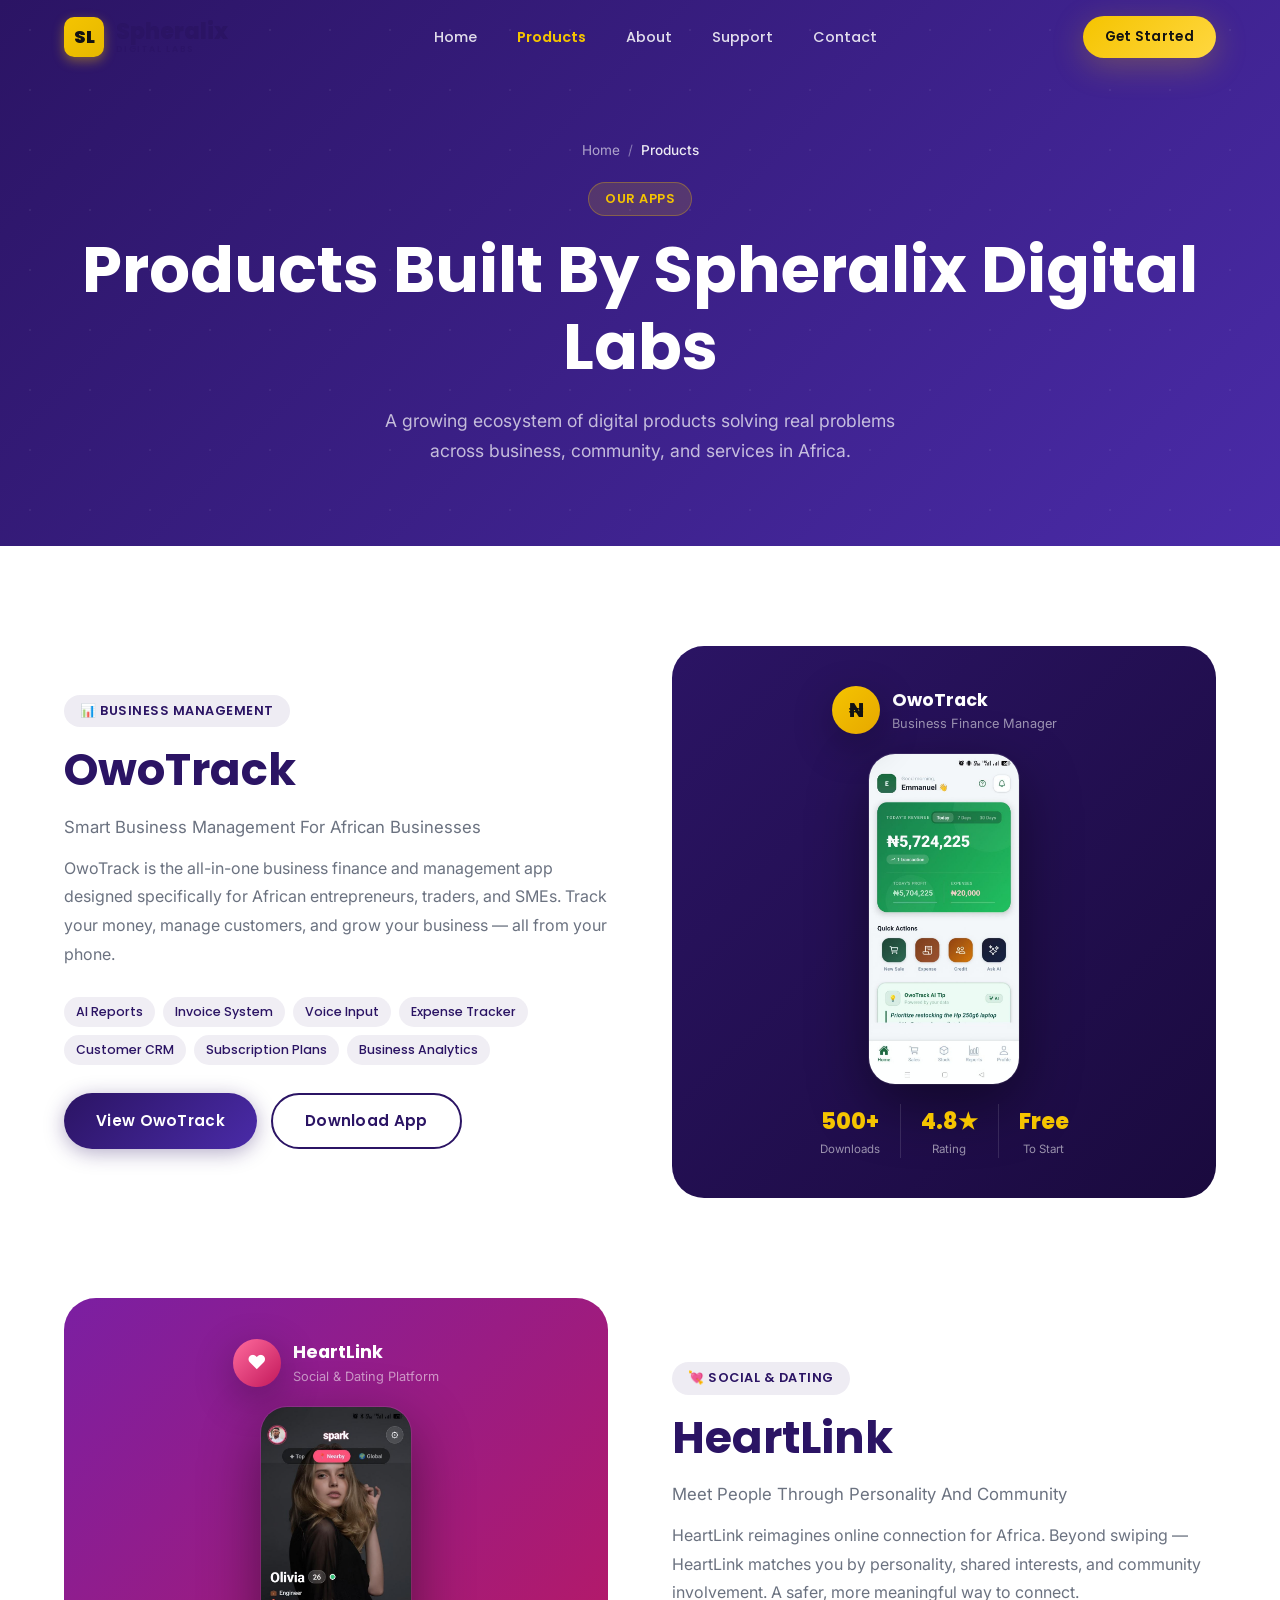
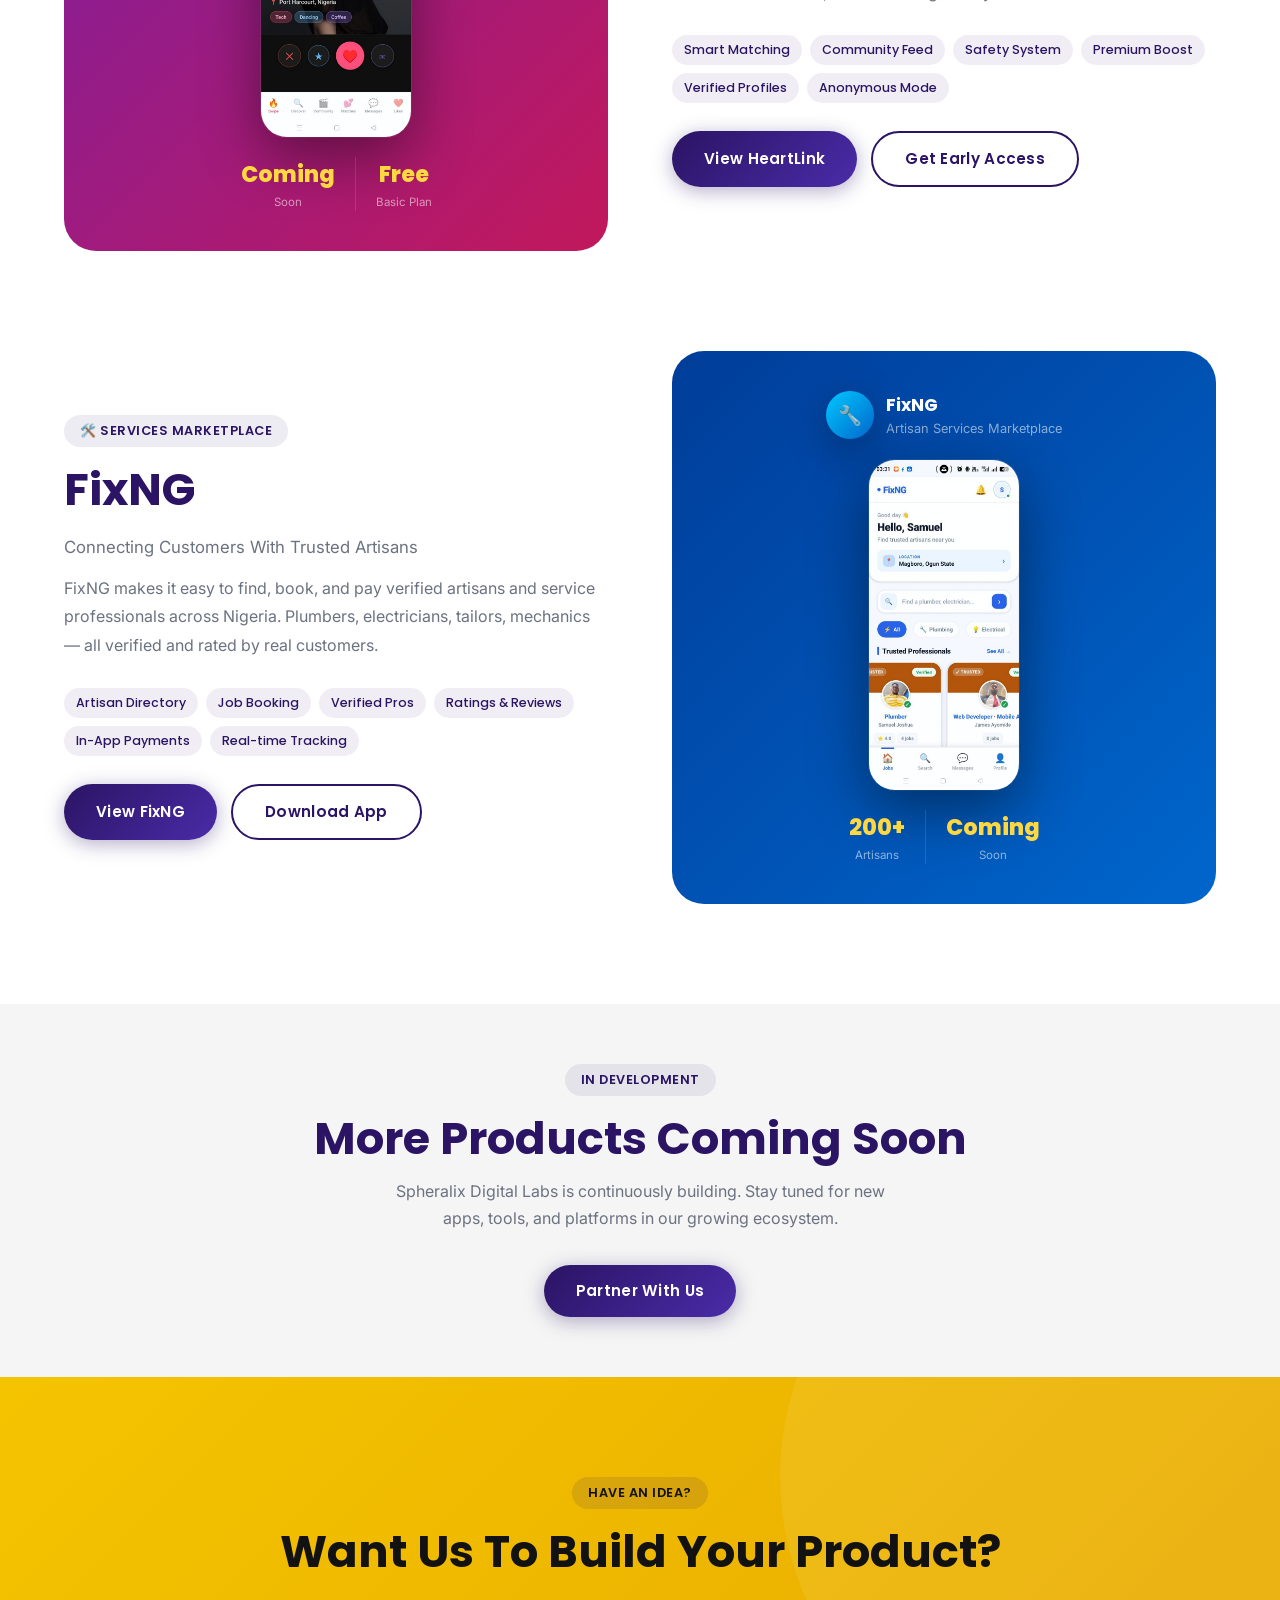
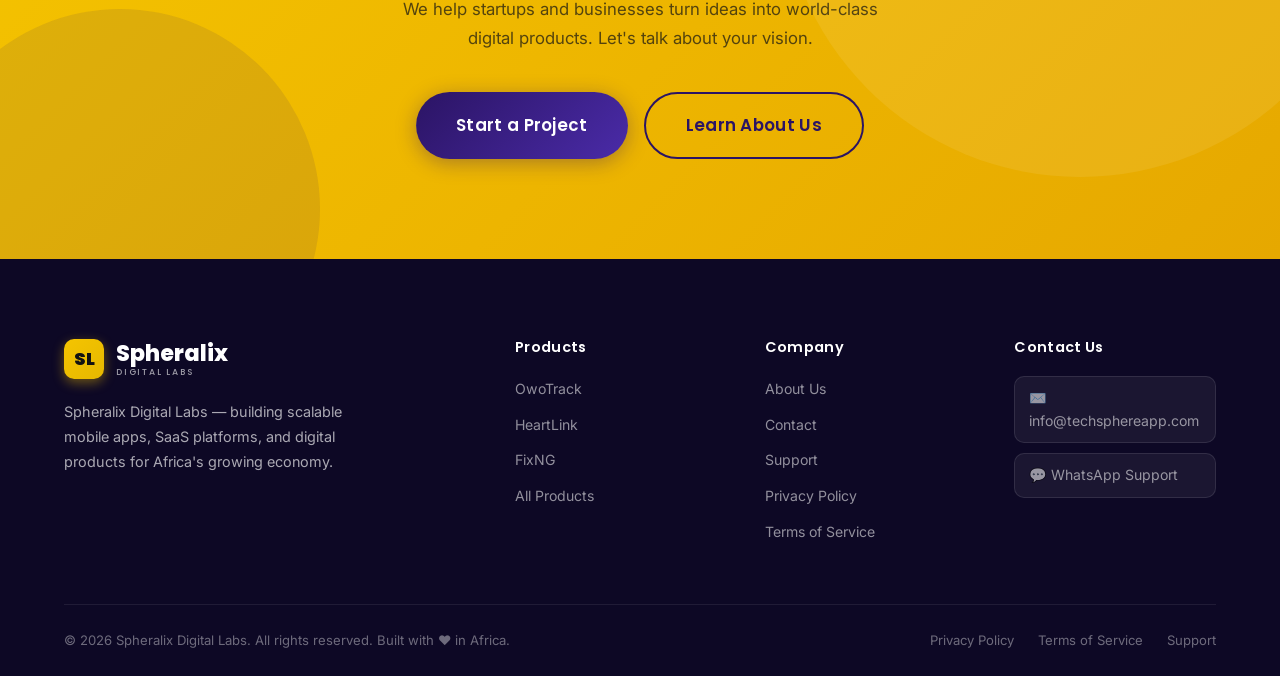
<file: products.html>
<!DOCTYPE html>
<html lang="en">
<head>
  <meta charset="UTF-8" />
  <meta name="viewport" content="width=device-width, initial-scale=1.0" />
  <title>Products — Spheralix Digital Labs</title>
  <meta name="description" content="Explore Spheralix Digital Labs' product portfolio: OwoTrack, HeartLink, and FixNG. Smart digital products built for Africa." />
  <meta property="og:title" content="Spheralix Digital Labs — Our Products" />
  <meta property="og:description" content="Discover Spheralix Digital Labs' growing ecosystem of digital products for African businesses and communities." />
  <link rel="icon" type="image/svg+xml" href="images/favicon.svg" />
  <link rel="stylesheet" href="styles/main.css" />
  <link rel="preconnect" href="https://fonts.googleapis.com" />
  <link rel="preconnect" href="https://fonts.gstatic.com" crossorigin />
</head>
<body>

<!-- Page Loader -->
<div class="page-loader" id="pageLoader">
  <div class="loader-logo">
    <div class="loader-mark">SL</div>
    <div class="loader-text">Spheralix</div>
    <div class="loader-bar"><div class="loader-bar-fill"></div></div>
  </div>
</div>

<!-- ══════════ NAVBAR ══════════ -->
<nav class="navbar scrolled" id="navbar">
  <div class="container navbar-inner">
    <a href="index.html" class="logo" style="color:var(--purple);">
      <div class="logo-mark">SL</div>
      <div class="logo-text-group"><span class="logo-wordmark">Spheralix</span><span class="logo-tagline">Digital Labs</span></div>
    </a>
    <ul class="nav-links">
      <li><a href="index.html">Home</a></li>
      <li><a href="products.html" class="active">Products</a></li>
      <li><a href="about.html">About</a></li>
      <li><a href="support.html">Support</a></li>
      <li><a href="contact.html">Contact</a></li>
    </ul>
    <div class="nav-cta">
      <a href="contact.html" class="btn btn-gold btn-sm">Get Started</a>
      <button class="hamburger" id="hamburger" aria-label="Toggle menu">
        <span></span><span></span><span></span>
      </button>
    </div>
  </div>
</nav>

<div class="mobile-menu" id="mobileMenu">
  <ul class="nav-links">
    <li><a href="index.html">Home</a></li>
    <li><a href="products.html">Products</a></li>
    <li><a href="about.html">About</a></li>
    <li><a href="support.html">Support</a></li>
    <li><a href="contact.html">Contact</a></li>
  </ul>
  <div class="nav-cta" style="margin-top:28px;">
    <a href="contact.html" class="btn btn-primary" style="width:100%;justify-content:center;">Get Started</a>
  </div>
</div>

<!-- ══════════ PAGE HERO ══════════ -->
<section class="page-hero">
  <div class="container">
    <div class="page-hero-inner">
      <nav class="breadcrumb" style="justify-content:center;margin-bottom:20px;">
        <a href="index.html">Home</a>
        <span>/</span>
        <span class="current">Products</span>
      </nav>
      <span class="tag">Our Apps</span>
      <h1>Products Built By Spheralix Digital Labs</h1>
      <p>A growing ecosystem of digital products solving real problems across business, community, and services in Africa.</p>
    </div>
  </div>
</section>

<!-- ══════════ PRODUCTS LIST ══════════ -->
<section class="section-pad">
  <div class="container">

    <!-- OwoTrack -->
    <div class="rg-2 reveal" style="display:grid;grid-template-columns:1fr 1fr;gap:64px;align-items:center;margin-bottom:100px;">
      <div>
        <span class="tag" style="margin-bottom:16px;display:inline-flex;">📊 Business Management</span>
        <h2 style="color:var(--purple);margin-bottom:16px;">OwoTrack</h2>
        <p style="color:var(--text-muted);font-size:1.05rem;margin-bottom:12px;">Smart Business Management For African Businesses</p>
        <p style="color:var(--text-muted);margin-bottom:28px;line-height:1.8;">
          OwoTrack is the all-in-one business finance and management app designed specifically for African entrepreneurs, traders, and SMEs. Track your money, manage customers, and grow your business — all from your phone.
        </p>
        <div class="product-features" style="margin-bottom:28px;">
          <span class="feature-pill">AI Reports</span>
          <span class="feature-pill">Invoice System</span>
          <span class="feature-pill">Voice Input</span>
          <span class="feature-pill">Expense Tracker</span>
          <span class="feature-pill">Customer CRM</span>
          <span class="feature-pill">Subscription Plans</span>
          <span class="feature-pill">Business Analytics</span>
        </div>
        <div style="display:flex;gap:14px;flex-wrap:wrap;">
          <a href="owotrack.html" class="btn btn-primary">View OwoTrack</a>
          <a href="owotrack.html#download" class="btn btn-outline">Download App</a>
        </div>
      </div>
      <div style="background:linear-gradient(135deg,var(--purple),#1a0a3e);border-radius:var(--radius-xl);padding:40px 32px;display:flex;flex-direction:column;align-items:center;gap:20px;min-height:360px;justify-content:center;">
        <!-- App identity -->
        <div style="display:flex;align-items:center;gap:12px;">
          <div class="app-icon-large app-icon-owotrack" style="width:48px;height:48px;font-size:1.2rem;flex-shrink:0;">₦</div>
          <div>
            <div style="color:var(--white);font-family:'Poppins',sans-serif;font-weight:700;font-size:1.1rem;">OwoTrack</div>
            <div style="color:rgba(255,255,255,.55);font-size:.8rem;">Business Finance Manager</div>
          </div>
        </div>
        <!-- Phone mockup with real screenshot -->
        <div style="width:150px;border-radius:26px;overflow:hidden;box-shadow:0 20px 60px rgba(0,0,0,.45),0 0 0 1px rgba(255,255,255,.1);flex-shrink:0;">
          <img src="images/apps/owotrack/home-dashboard.jpg" alt="OwoTrack Home Dashboard" style="width:100%;display:block;" />
        </div>
        <!-- Stats -->
        <div style="display:flex;gap:20px;text-align:center;">
          <div><div style="color:var(--gold);font-weight:800;font-size:1.4rem;font-family:'Poppins',sans-serif;">500+</div><div style="color:rgba(255,255,255,.55);font-size:.72rem;">Downloads</div></div>
          <div style="width:1px;background:rgba(255,255,255,.12);"></div>
          <div><div style="color:var(--gold);font-weight:800;font-size:1.4rem;font-family:'Poppins',sans-serif;">4.8★</div><div style="color:rgba(255,255,255,.55);font-size:.72rem;">Rating</div></div>
          <div style="width:1px;background:rgba(255,255,255,.12);"></div>
          <div><div style="color:var(--gold);font-weight:800;font-size:1.4rem;font-family:'Poppins',sans-serif;">Free</div><div style="color:rgba(255,255,255,.55);font-size:.72rem;">To Start</div></div>
        </div>
      </div>
    </div>

    <!-- HeartLink -->
    <div class="rg-2 reveal" style="display:grid;grid-template-columns:1fr 1fr;gap:64px;align-items:center;margin-bottom:100px;">
      <div style="background:linear-gradient(135deg,#7B1FA2,#C2185B);border-radius:var(--radius-xl);padding:40px 32px;display:flex;flex-direction:column;align-items:center;gap:20px;min-height:360px;justify-content:center;order:0;">
        <!-- App identity -->
        <div style="display:flex;align-items:center;gap:12px;">
          <div class="app-icon-large app-icon-heartlink" style="width:48px;height:48px;font-size:1.2rem;flex-shrink:0;">❤️</div>
          <div>
            <div style="color:var(--white);font-family:'Poppins',sans-serif;font-weight:700;font-size:1.1rem;">HeartLink</div>
            <div style="color:rgba(255,255,255,.55);font-size:.8rem;">Social & Dating Platform</div>
          </div>
        </div>
        <!-- Phone mockup with real screenshot -->
        <div style="width:150px;border-radius:26px;overflow:hidden;box-shadow:0 20px 60px rgba(0,0,0,.45),0 0 0 1px rgba(255,255,255,.1);flex-shrink:0;">
          <img src="images/apps/heartlink/heartlink-home.jpg" alt="HeartLink Home Screen" style="width:100%;display:block;" />
        </div>
        <!-- Stats -->
        <div style="display:flex;gap:20px;text-align:center;">
          <div><div style="color:#FFD740;font-weight:800;font-size:1.4rem;font-family:'Poppins',sans-serif;">Coming</div><div style="color:rgba(255,255,255,.55);font-size:.72rem;">Soon</div></div>
          <div style="width:1px;background:rgba(255,255,255,.12);"></div>
          <div><div style="color:#FFD740;font-weight:800;font-size:1.4rem;font-family:'Poppins',sans-serif;">Free</div><div style="color:rgba(255,255,255,.55);font-size:.72rem;">Basic Plan</div></div>
        </div>
      </div>
      <div>
        <span class="tag" style="margin-bottom:16px;display:inline-flex;">💘 Social & Dating</span>
        <h2 style="color:var(--purple);margin-bottom:16px;">HeartLink</h2>
        <p style="color:var(--text-muted);font-size:1.05rem;margin-bottom:12px;">Meet People Through Personality And Community</p>
        <p style="color:var(--text-muted);margin-bottom:28px;line-height:1.8;">
          HeartLink reimagines online connection for Africa. Beyond swiping — HeartLink matches you by personality, shared interests, and community involvement. A safer, more meaningful way to connect.
        </p>
        <div class="product-features" style="margin-bottom:28px;">
          <span class="feature-pill">Smart Matching</span>
          <span class="feature-pill">Community Feed</span>
          <span class="feature-pill">Safety System</span>
          <span class="feature-pill">Premium Boost</span>
          <span class="feature-pill">Verified Profiles</span>
          <span class="feature-pill">Anonymous Mode</span>
        </div>
        <div style="display:flex;gap:14px;flex-wrap:wrap;">
          <a href="heartlink.html" class="btn btn-primary">View HeartLink</a>
          <a href="heartlink.html#download" class="btn btn-outline">Get Early Access</a>
        </div>
      </div>
    </div>

    <!-- FixNG -->
    <div class="rg-2 reveal" style="display:grid;grid-template-columns:1fr 1fr;gap:64px;align-items:center;">
      <div>
        <span class="tag" style="margin-bottom:16px;display:inline-flex;">🛠️ Services Marketplace</span>
        <h2 style="color:var(--purple);margin-bottom:16px;">FixNG</h2>
        <p style="color:var(--text-muted);font-size:1.05rem;margin-bottom:12px;">Connecting Customers With Trusted Artisans</p>
        <p style="color:var(--text-muted);margin-bottom:28px;line-height:1.8;">
          FixNG makes it easy to find, book, and pay verified artisans and service professionals across Nigeria. Plumbers, electricians, tailors, mechanics — all verified and rated by real customers.
        </p>
        <div class="product-features" style="margin-bottom:28px;">
          <span class="feature-pill">Artisan Directory</span>
          <span class="feature-pill">Job Booking</span>
          <span class="feature-pill">Verified Pros</span>
          <span class="feature-pill">Ratings & Reviews</span>
          <span class="feature-pill">In-App Payments</span>
          <span class="feature-pill">Real-time Tracking</span>
        </div>
        <div style="display:flex;gap:14px;flex-wrap:wrap;">
          <a href="fixng.html" class="btn btn-primary">View FixNG</a>
          <a href="fixng.html#download" class="btn btn-outline">Download App</a>
        </div>
      </div>
      <div style="background:linear-gradient(135deg,#003d99,#0066CC);border-radius:var(--radius-xl);padding:40px 32px;display:flex;flex-direction:column;align-items:center;gap:20px;min-height:360px;justify-content:center;">
        <!-- App identity -->
        <div style="display:flex;align-items:center;gap:12px;">
          <div class="app-icon-large app-icon-fixng" style="width:48px;height:48px;font-size:1.2rem;flex-shrink:0;">🔧</div>
          <div>
            <div style="color:var(--white);font-family:'Poppins',sans-serif;font-weight:700;font-size:1.1rem;">FixNG</div>
            <div style="color:rgba(255,255,255,.55);font-size:.8rem;">Artisan Services Marketplace</div>
          </div>
        </div>
        <!-- Phone mockup with real screenshot -->
        <div style="width:150px;border-radius:26px;overflow:hidden;box-shadow:0 20px 60px rgba(0,0,0,.45),0 0 0 1px rgba(255,255,255,.1);flex-shrink:0;">
          <img src="images/apps/fixng/fixng-home.jpg" alt="FixNG Home Screen" style="width:100%;display:block;" />
        </div>
        <!-- Stats -->
        <div style="display:flex;gap:20px;text-align:center;">
          <div><div style="color:#FFD740;font-weight:800;font-size:1.4rem;font-family:'Poppins',sans-serif;">200+</div><div style="color:rgba(255,255,255,.55);font-size:.72rem;">Artisans</div></div>
          <div style="width:1px;background:rgba(255,255,255,.12);"></div>
          <div><div style="color:#FFD740;font-weight:800;font-size:1.4rem;font-family:'Poppins',sans-serif;">Coming</div><div style="color:rgba(255,255,255,.55);font-size:.72rem;">Soon</div></div>
        </div>
      </div>
    </div>

  </div>
</section>

<!-- ══════════ MORE COMING ══════════ -->
<section class="section-pad-sm" style="background:var(--gray);">
  <div class="container" style="text-align:center;">
    <div class="reveal">
      <span class="tag">In Development</span>
      <h2 style="color:var(--purple);margin:16px 0 12px;">More Products Coming Soon</h2>
      <p style="color:var(--text-muted);max-width:520px;margin:0 auto 32px;">Spheralix Digital Labs is continuously building. Stay tuned for new apps, tools, and platforms in our growing ecosystem.</p>
      <a href="contact.html" class="btn btn-primary">Partner With Us</a>
    </div>
  </div>
</section>

<!-- ══════════ CTA ══════════ -->
<section class="cta-section">
  <div class="container">
    <div class="cta-inner reveal">
      <span class="tag">Have An Idea?</span>
      <h2>Want Us To Build Your Product?</h2>
      <p>We help startups and businesses turn ideas into world-class digital products. Let's talk about your vision.</p>
      <div class="cta-buttons">
        <a href="contact.html" class="btn btn-primary btn-lg">Start a Project</a>
        <a href="about.html" class="btn btn-outline btn-lg">Learn About Us</a>
      </div>
    </div>
  </div>
</section>

<!-- ══════════ FOOTER ══════════ -->
<footer class="footer">
  <div class="container">
    <div class="footer-grid">
      <div class="footer-brand">
        <a href="index.html" class="logo">
          <div class="logo-mark">SL</div>
          <div class="logo-text-group"><span class="logo-wordmark">Spheralix</span><span class="logo-tagline">Digital Labs</span></div>
        </a>
        <p>Spheralix Digital Labs — building scalable mobile apps, SaaS platforms, and digital products for Africa's growing economy.</p>
      </div>
      <div class="footer-col">
        <h4>Products</h4>
        <ul>
          <li><a href="owotrack.html">OwoTrack</a></li>
          <li><a href="heartlink.html">HeartLink</a></li>
          <li><a href="fixng.html">FixNG</a></li>
          <li><a href="products.html">All Products</a></li>
        </ul>
      </div>
      <div class="footer-col">
        <h4>Company</h4>
        <ul>
          <li><a href="about.html">About Us</a></li>
          <li><a href="contact.html">Contact</a></li>
          <li><a href="support.html">Support</a></li>
          <li><a href="privacy-policy.html">Privacy Policy</a></li>
          <li><a href="terms.html">Terms of Service</a></li>
        </ul>
      </div>
      <div class="footer-col">
        <h4>Contact Us</h4>
        <ul>
          <li><a href="mailto:info@techsphereapp.com" class="footer-email">✉️ info@techsphereapp.com</a></li>
          <li><a href="https://wa.me/2349011495230" class="footer-email" target="_blank" rel="noopener">💬 WhatsApp Support</a></li>
        </ul>
      </div>
    </div>
    <div class="footer-bottom">
      <p>© 2026 Spheralix Digital Labs. All rights reserved. Built with ❤️ in Africa.</p>
      <div class="footer-bottom-links">
        <a href="privacy-policy.html">Privacy Policy</a>
        <a href="terms.html">Terms of Service</a>
        <a href="support.html">Support</a>
      </div>
    </div>
  </div>
</footer>

<script src="js/main.js"></script>
</body>
</html>
</file>
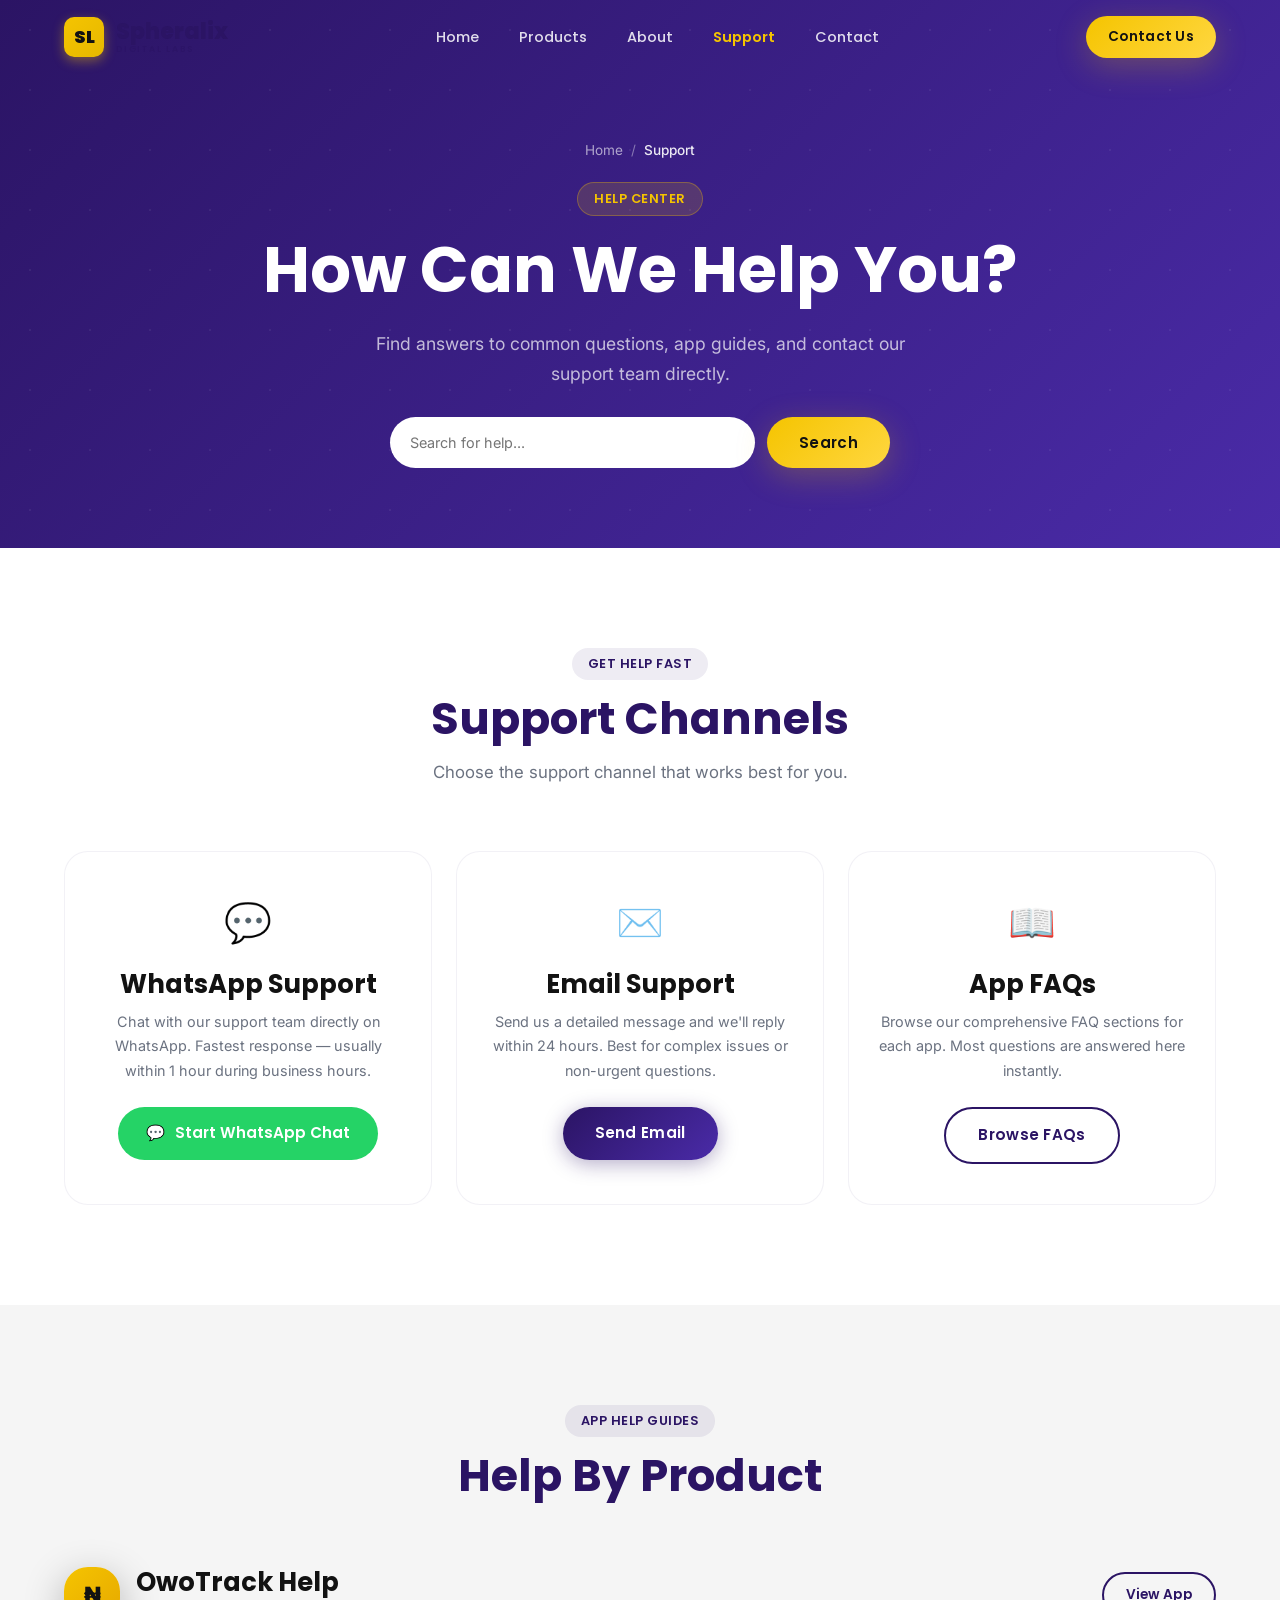
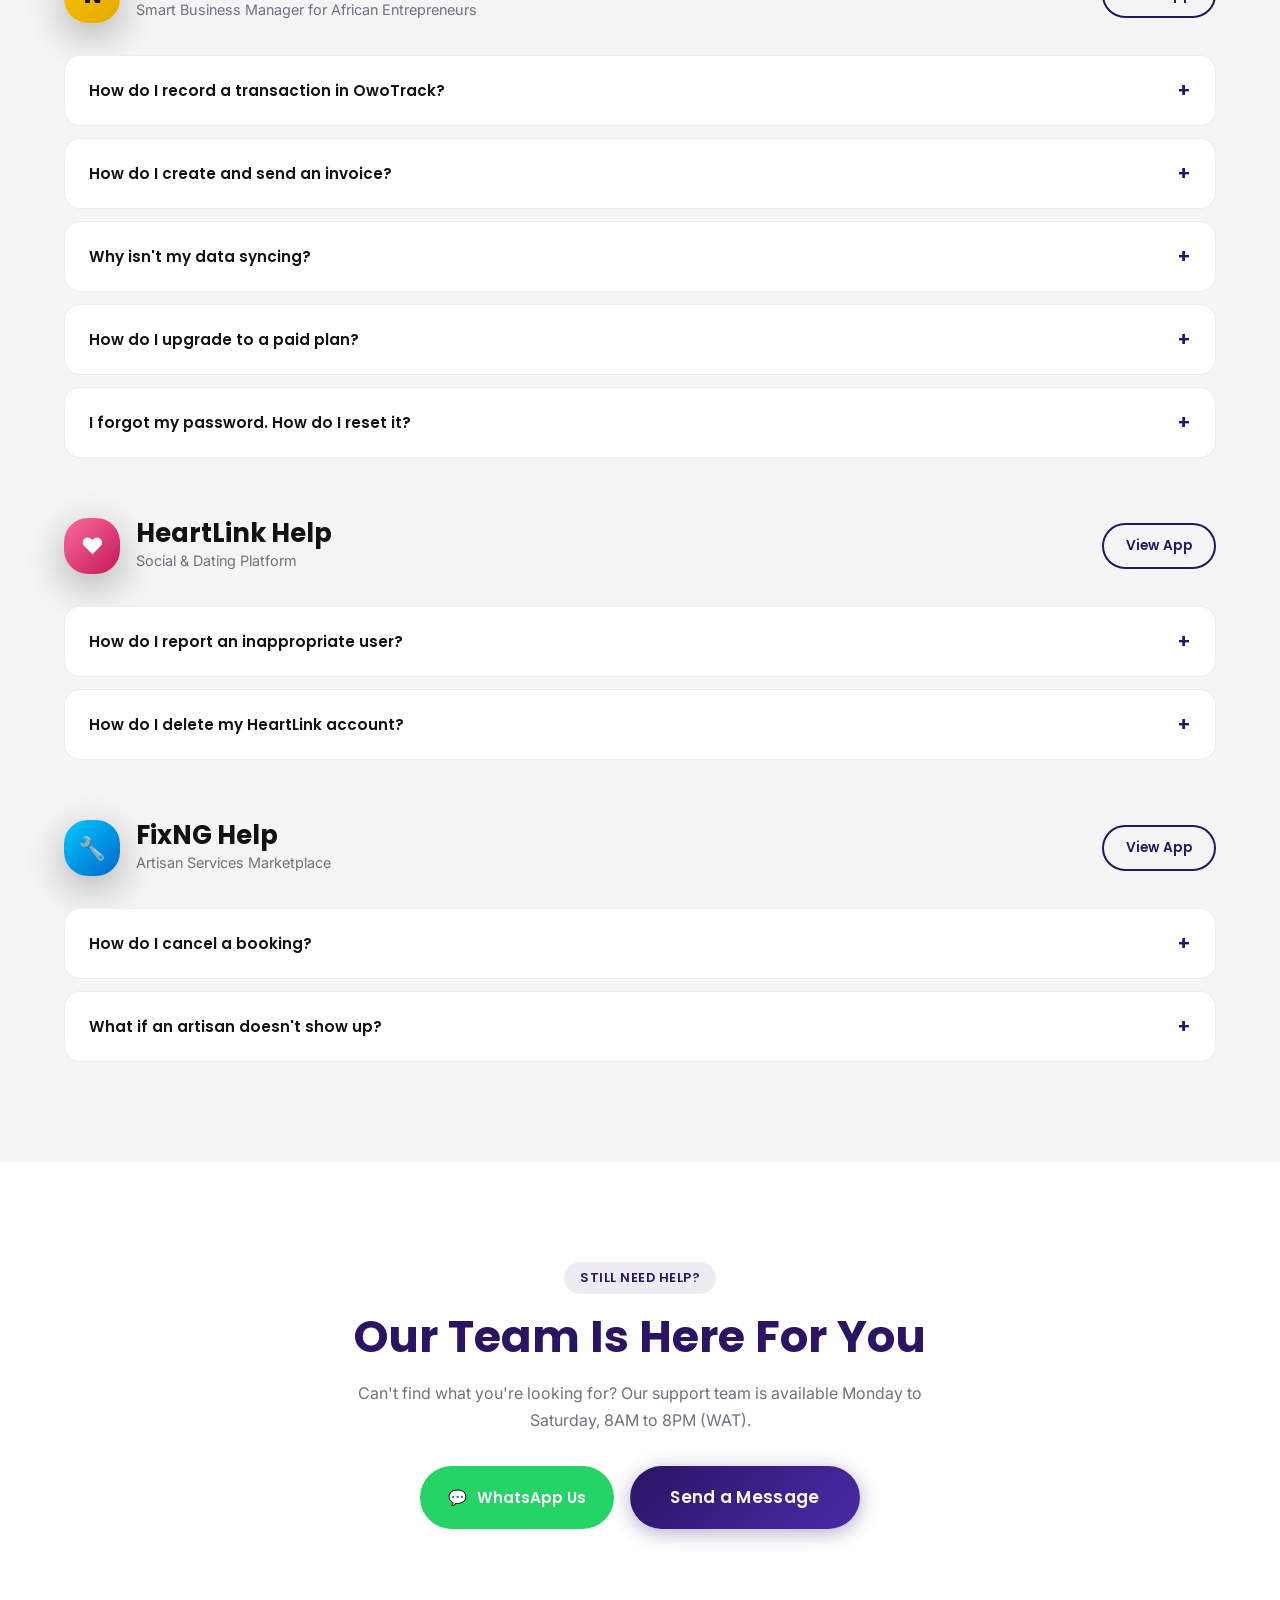
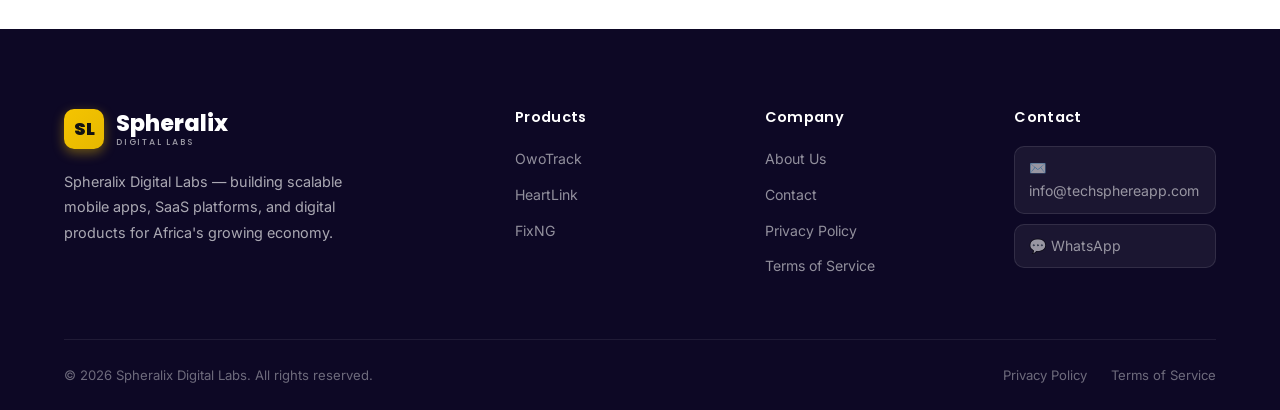
<file: support.html>
<!DOCTYPE html>
<html lang="en">
<head>
  <meta charset="UTF-8" />
  <meta name="viewport" content="width=device-width, initial-scale=1.0" />
  <title>Support Center — Spheralix Digital Labs</title>
  <meta name="description" content="Get help with Spheralix Digital Labs products. FAQs, app guides, and direct support for OwoTrack, HeartLink, and FixNG." />
  <link rel="icon" type="image/svg+xml" href="images/favicon.svg" />
  <link rel="stylesheet" href="styles/main.css" />
  <link rel="preconnect" href="https://fonts.googleapis.com" />
  <link rel="preconnect" href="https://fonts.gstatic.com" crossorigin />
</head>
<body>

<div class="page-loader" id="pageLoader">
  <div class="loader-logo">
    <div class="loader-mark">SL</div>
    <div class="loader-text">Support</div>
    <div class="loader-bar"><div class="loader-bar-fill"></div></div>
  </div>
</div>

<nav class="navbar scrolled" id="navbar">
  <div class="container navbar-inner">
    <a href="index.html" class="logo" style="color:var(--purple);">
      <div class="logo-mark">SL</div><div class="logo-text-group"><span class="logo-wordmark">Spheralix</span><span class="logo-tagline">Digital Labs</span></div>
    </a>
    <ul class="nav-links">
      <li><a href="index.html">Home</a></li>
      <li><a href="products.html">Products</a></li>
      <li><a href="about.html">About</a></li>
      <li><a href="support.html" class="active">Support</a></li>
      <li><a href="contact.html">Contact</a></li>
    </ul>
    <div class="nav-cta">
      <a href="contact.html" class="btn btn-gold btn-sm">Contact Us</a>
      <button class="hamburger" id="hamburger"><span></span><span></span><span></span></button>
    </div>
  </div>
</nav>
<div class="mobile-menu" id="mobileMenu">
  <ul class="nav-links">
    <li><a href="index.html">Home</a></li>
    <li><a href="products.html">Products</a></li>
    <li><a href="about.html">About</a></li>
    <li><a href="support.html">Support</a></li>
    <li><a href="contact.html">Contact</a></li>
  </ul>
</div>

<section class="page-hero">
  <div class="container">
    <div class="page-hero-inner">
      <nav class="breadcrumb" style="justify-content:center;margin-bottom:20px;">
        <a href="index.html">Home</a><span>/</span><span class="current">Support</span>
      </nav>
      <span class="tag">Help Center</span>
      <h1>How Can We Help You?</h1>
      <p>Find answers to common questions, app guides, and contact our support team directly.</p>
      <!-- Search Box -->
      <div style="max-width:500px;margin:28px auto 0;display:flex;gap:12px;">
        <input type="text" placeholder="Search for help..." style="flex:1;padding:14px 20px;border-radius:50px;border:none;font-family:'Inter',sans-serif;font-size:.9rem;outline:none;" />
        <button class="btn btn-gold" style="border-radius:50px;">Search</button>
      </div>
    </div>
  </div>
</section>

<!-- SUPPORT CHANNELS -->
<section class="section-pad">
  <div class="container">
    <div class="section-header reveal">
      <span class="tag">Get Help Fast</span>
      <h2>Support Channels</h2>
      <p>Choose the support channel that works best for you.</p>
    </div>
    <div class="support-grid">
      <div class="support-card reveal delay-1">
        <div class="support-icon">💬</div>
        <h3>WhatsApp Support</h3>
        <p>Chat with our support team directly on WhatsApp. Fastest response — usually within 1 hour during business hours.</p>
        <a href="https://wa.me/2349011495230" class="whatsapp-btn" target="_blank" rel="noopener">
          <span>💬</span> Start WhatsApp Chat
        </a>
      </div>
      <div class="support-card reveal delay-2">
        <div class="support-icon">✉️</div>
        <h3>Email Support</h3>
        <p>Send us a detailed message and we'll reply within 24 hours. Best for complex issues or non-urgent questions.</p>
        <a href="mailto:support@techsphereapp.com" class="btn btn-primary" style="margin-top:auto;">
          Send Email
        </a>
      </div>
      <div class="support-card reveal delay-3">
        <div class="support-icon">📖</div>
        <h3>App FAQs</h3>
        <p>Browse our comprehensive FAQ sections for each app. Most questions are answered here instantly.</p>
        <a href="#faqs" class="btn btn-outline" style="margin-top:auto;">
          Browse FAQs
        </a>
      </div>
    </div>
  </div>
</section>

<!-- APP-SPECIFIC HELP -->
<section class="section-pad" style="background:var(--gray);" id="faqs">
  <div class="container">
    <div class="section-header reveal">
      <span class="tag">App Help Guides</span>
      <h2>Help By Product</h2>
    </div>

    <!-- OwoTrack FAQs -->
    <div style="margin-bottom:60px;">
      <div style="display:flex;align-items:center;gap:16px;margin-bottom:32px;" class="reveal">
        <div class="app-icon-large app-icon-owotrack" style="width:56px;height:56px;font-size:1.4rem;">₦</div>
        <div>
          <h3 style="color:var(--dark);">OwoTrack Help</h3>
          <p style="color:var(--text-muted);font-size:.9rem;">Smart Business Manager for African Entrepreneurs</p>
        </div>
        <a href="owotrack.html" class="btn btn-outline btn-sm" style="margin-left:auto;">View App</a>
      </div>
      <div class="faq-list" style="max-width:100%;">
        <div class="faq-item reveal">
          <button class="faq-question">How do I record a transaction in OwoTrack? <span class="faq-icon">+</span></button>
          <div class="faq-answer"><p>Tap the "+" button on the home screen, select whether it's income or expense, enter the amount and category, then tap save. You can also use voice input by tapping the microphone icon.</p></div>
        </div>
        <div class="faq-item reveal">
          <button class="faq-question">How do I create and send an invoice? <span class="faq-icon">+</span></button>
          <div class="faq-answer"><p>Go to Invoices → New Invoice. Add your customer's details, list the items/services, set the price, and tap "Send Invoice." Your customer receives a professional PDF invoice via WhatsApp or email.</p></div>
        </div>
        <div class="faq-item reveal">
          <button class="faq-question">Why isn't my data syncing? <span class="faq-icon">+</span></button>
          <div class="faq-answer"><p>Check your internet connection first. OwoTrack works offline and syncs automatically when connected. If sync is still failing, go to Settings → Account → Force Sync, or contact our support team.</p></div>
        </div>
        <div class="faq-item reveal">
          <button class="faq-question">How do I upgrade to a paid plan? <span class="faq-icon">+</span></button>
          <div class="faq-answer"><p>Go to Settings → Subscription → Upgrade Plan. Choose Business or Enterprise plan and pay via card, bank transfer, or USSD. Your upgrade activates instantly.</p></div>
        </div>
        <div class="faq-item reveal">
          <button class="faq-question">I forgot my password. How do I reset it? <span class="faq-icon">+</span></button>
          <div class="faq-answer"><p>On the login screen, tap "Forgot Password," enter your registered email or phone number, and follow the reset link sent to you. If you don't receive the reset link, check your spam folder or contact us.</p></div>
        </div>
      </div>
    </div>

    <!-- HeartLink FAQs -->
    <div style="margin-bottom:60px;">
      <div style="display:flex;align-items:center;gap:16px;margin-bottom:32px;" class="reveal">
        <div class="app-icon-large app-icon-heartlink" style="width:56px;height:56px;font-size:1.4rem;">❤️</div>
        <div>
          <h3 style="color:var(--dark);">HeartLink Help</h3>
          <p style="color:var(--text-muted);font-size:.9rem;">Social & Dating Platform</p>
        </div>
        <a href="heartlink.html" class="btn btn-outline btn-sm" style="margin-left:auto;">View App</a>
      </div>
      <div class="faq-list" style="max-width:100%;">
        <div class="faq-item reveal">
          <button class="faq-question">How do I report an inappropriate user? <span class="faq-icon">+</span></button>
          <div class="faq-answer"><p>Tap the three dots (...) on any profile or message, then select "Report." Choose the reason and submit. Our moderation team reviews all reports within 1-2 hours and takes action immediately.</p></div>
        </div>
        <div class="faq-item reveal">
          <button class="faq-question">How do I delete my HeartLink account? <span class="faq-icon">+</span></button>
          <div class="faq-answer"><p>Go to Settings → Privacy → Delete Account. Your account and all associated data will be permanently deleted within 30 days as per our privacy policy. This action cannot be undone.</p></div>
        </div>
      </div>
    </div>

    <!-- FixNG FAQs -->
    <div>
      <div style="display:flex;align-items:center;gap:16px;margin-bottom:32px;" class="reveal">
        <div class="app-icon-large app-icon-fixng" style="width:56px;height:56px;font-size:1.4rem;">🔧</div>
        <div>
          <h3 style="color:var(--dark);">FixNG Help</h3>
          <p style="color:var(--text-muted);font-size:.9rem;">Artisan Services Marketplace</p>
        </div>
        <a href="fixng.html" class="btn btn-outline btn-sm" style="margin-left:auto;">View App</a>
      </div>
      <div class="faq-list" style="max-width:100%;">
        <div class="faq-item reveal">
          <button class="faq-question">How do I cancel a booking? <span class="faq-icon">+</span></button>
          <div class="faq-answer"><p>Go to My Bookings, select the booking you want to cancel, and tap "Cancel Booking." Free cancellation is available up to 2 hours before the scheduled time. Late cancellations may incur a small fee.</p></div>
        </div>
        <div class="faq-item reveal">
          <button class="faq-question">What if an artisan doesn't show up? <span class="faq-icon">+</span></button>
          <div class="faq-answer"><p>If an artisan is more than 30 minutes late without prior notice, tap "Artisan No-Show" in the app. We'll either find you another artisan immediately or issue a full refund within 24 hours.</p></div>
        </div>
      </div>
    </div>
  </div>
</section>

<!-- STILL NEED HELP -->
<section class="section-pad">
  <div class="container">
    <div style="text-align:center;max-width:600px;margin:0 auto;" class="reveal">
      <span class="tag">Still Need Help?</span>
      <h2 style="color:var(--purple);margin:16px 0;">Our Team Is Here For You</h2>
      <p style="color:var(--text-muted);margin-bottom:32px;">Can't find what you're looking for? Our support team is available Monday to Saturday, 8AM to 8PM (WAT).</p>
      <div style="display:flex;gap:16px;justify-content:center;flex-wrap:wrap;">
        <a href="https://wa.me/2349011495230" class="whatsapp-btn btn-lg" target="_blank" rel="noopener">
          <span>💬</span> WhatsApp Us
        </a>
        <a href="contact.html" class="btn btn-primary btn-lg">Send a Message</a>
      </div>
    </div>
  </div>
</section>

<footer class="footer">
  <div class="container">
    <div class="footer-grid">
      <div class="footer-brand">
        <a href="index.html" class="logo"><div class="logo-mark">SL</div><div class="logo-text-group"><span class="logo-wordmark">Spheralix</span><span class="logo-tagline">Digital Labs</span></div></a>
        <p>Spheralix Digital Labs — building scalable mobile apps, SaaS platforms, and digital products for Africa's growing economy.</p>
      </div>
      <div class="footer-col">
        <h4>Products</h4>
        <ul>
          <li><a href="owotrack.html">OwoTrack</a></li>
          <li><a href="heartlink.html">HeartLink</a></li>
          <li><a href="fixng.html">FixNG</a></li>
        </ul>
      </div>
      <div class="footer-col">
        <h4>Company</h4>
        <ul>
          <li><a href="about.html">About Us</a></li>
          <li><a href="contact.html">Contact</a></li>
          <li><a href="privacy-policy.html">Privacy Policy</a></li>
          <li><a href="terms.html">Terms of Service</a></li>
        </ul>
      </div>
      <div class="footer-col">
        <h4>Contact</h4>
        <ul>
          <li><a href="mailto:info@techsphereapp.com" class="footer-email">✉️ info@techsphereapp.com</a></li>
          <li><a href="https://wa.me/2349011495230" class="footer-email" target="_blank" rel="noopener">💬 WhatsApp</a></li>
        </ul>
      </div>
    </div>
    <div class="footer-bottom">
      <p>© 2026 Spheralix Digital Labs. All rights reserved.</p>
      <div class="footer-bottom-links">
        <a href="privacy-policy.html">Privacy Policy</a>
        <a href="terms.html">Terms of Service</a>
      </div>
    </div>
  </div>
</footer>

<script src="js/main.js"></script>
</body>
</html>
</file>
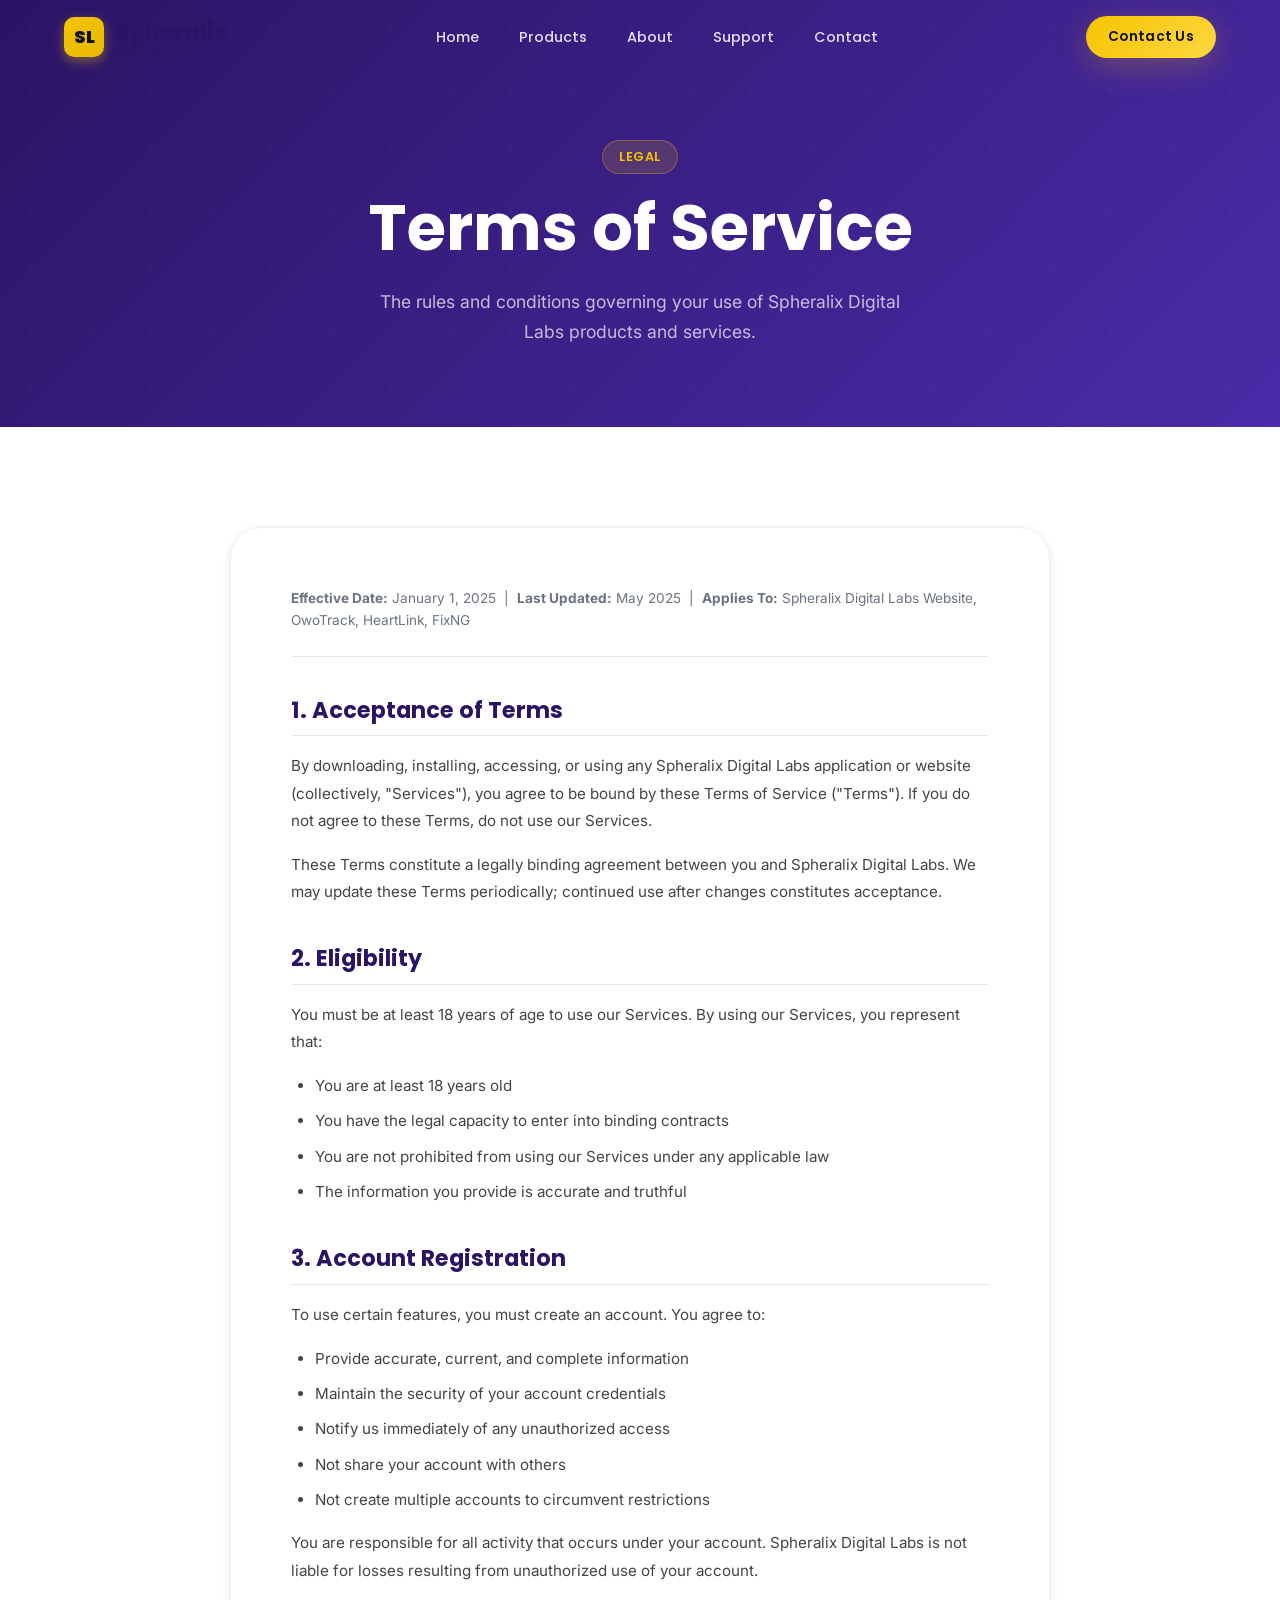
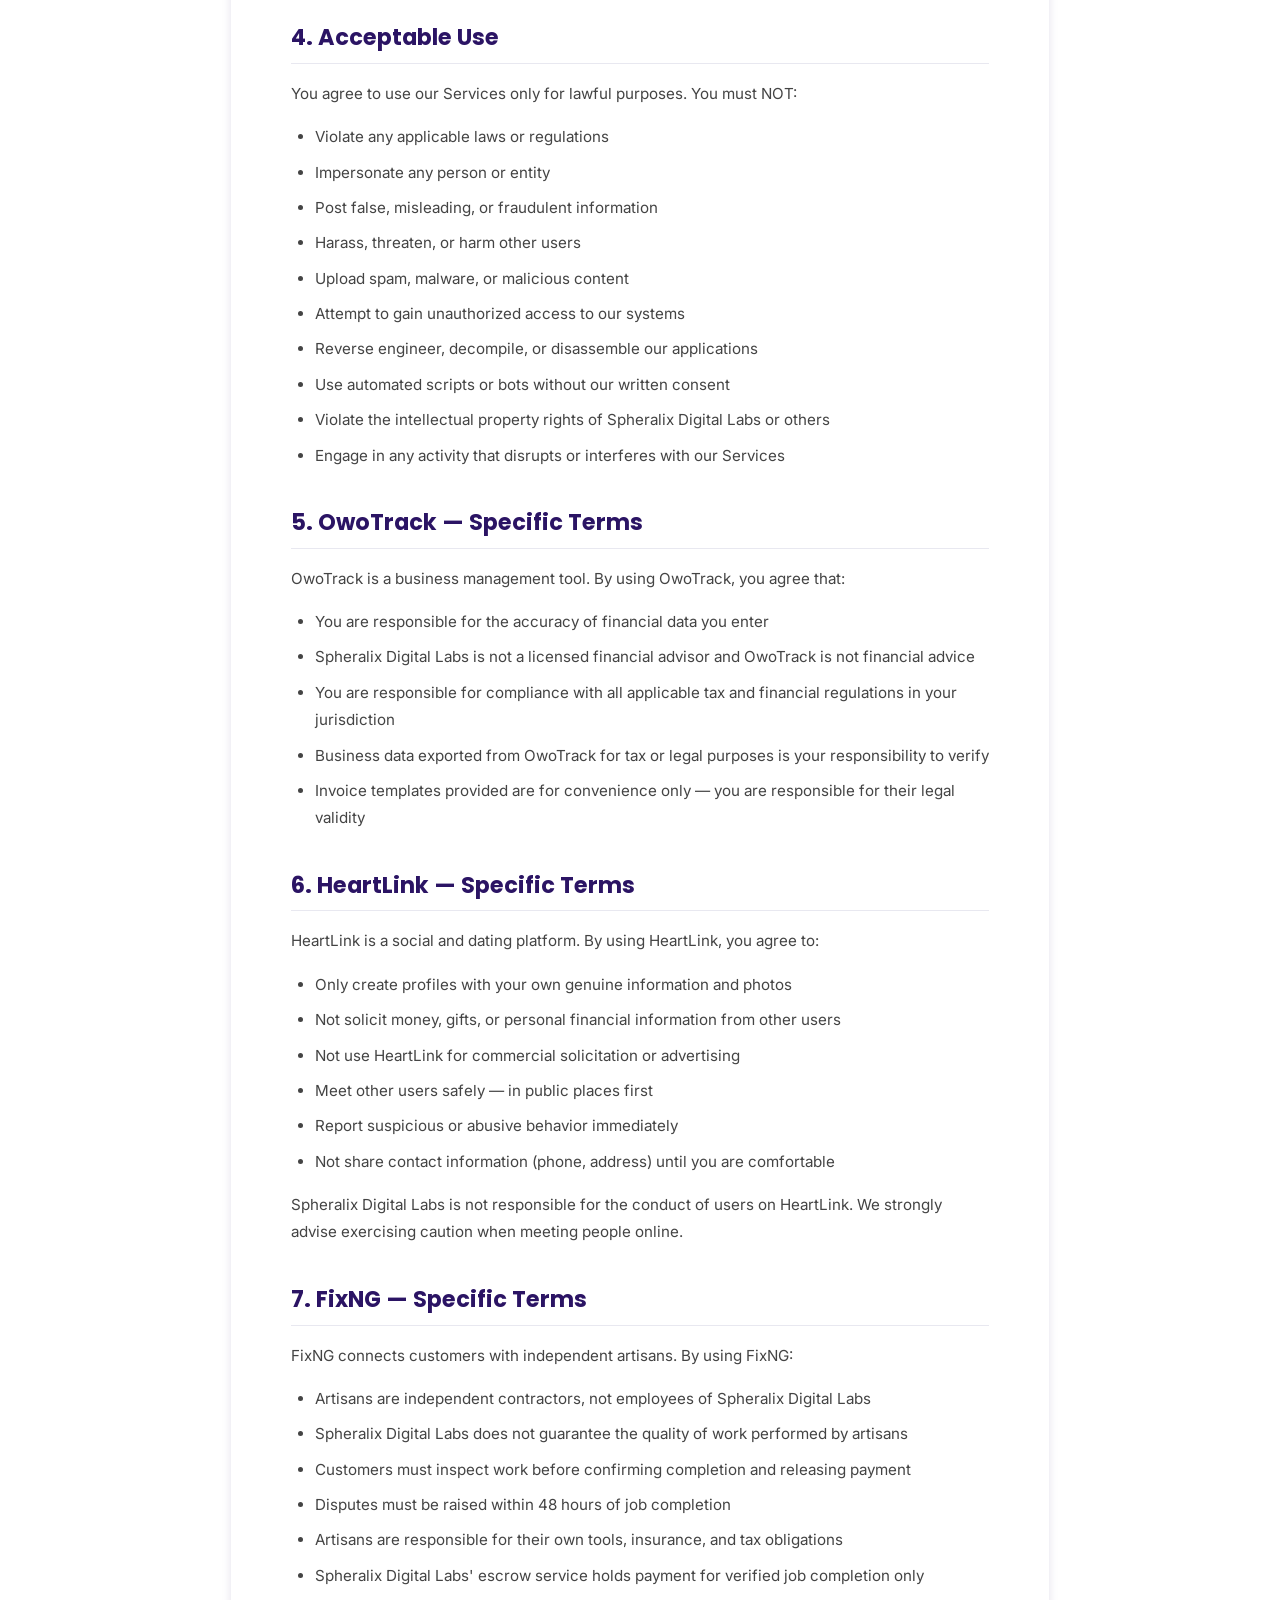
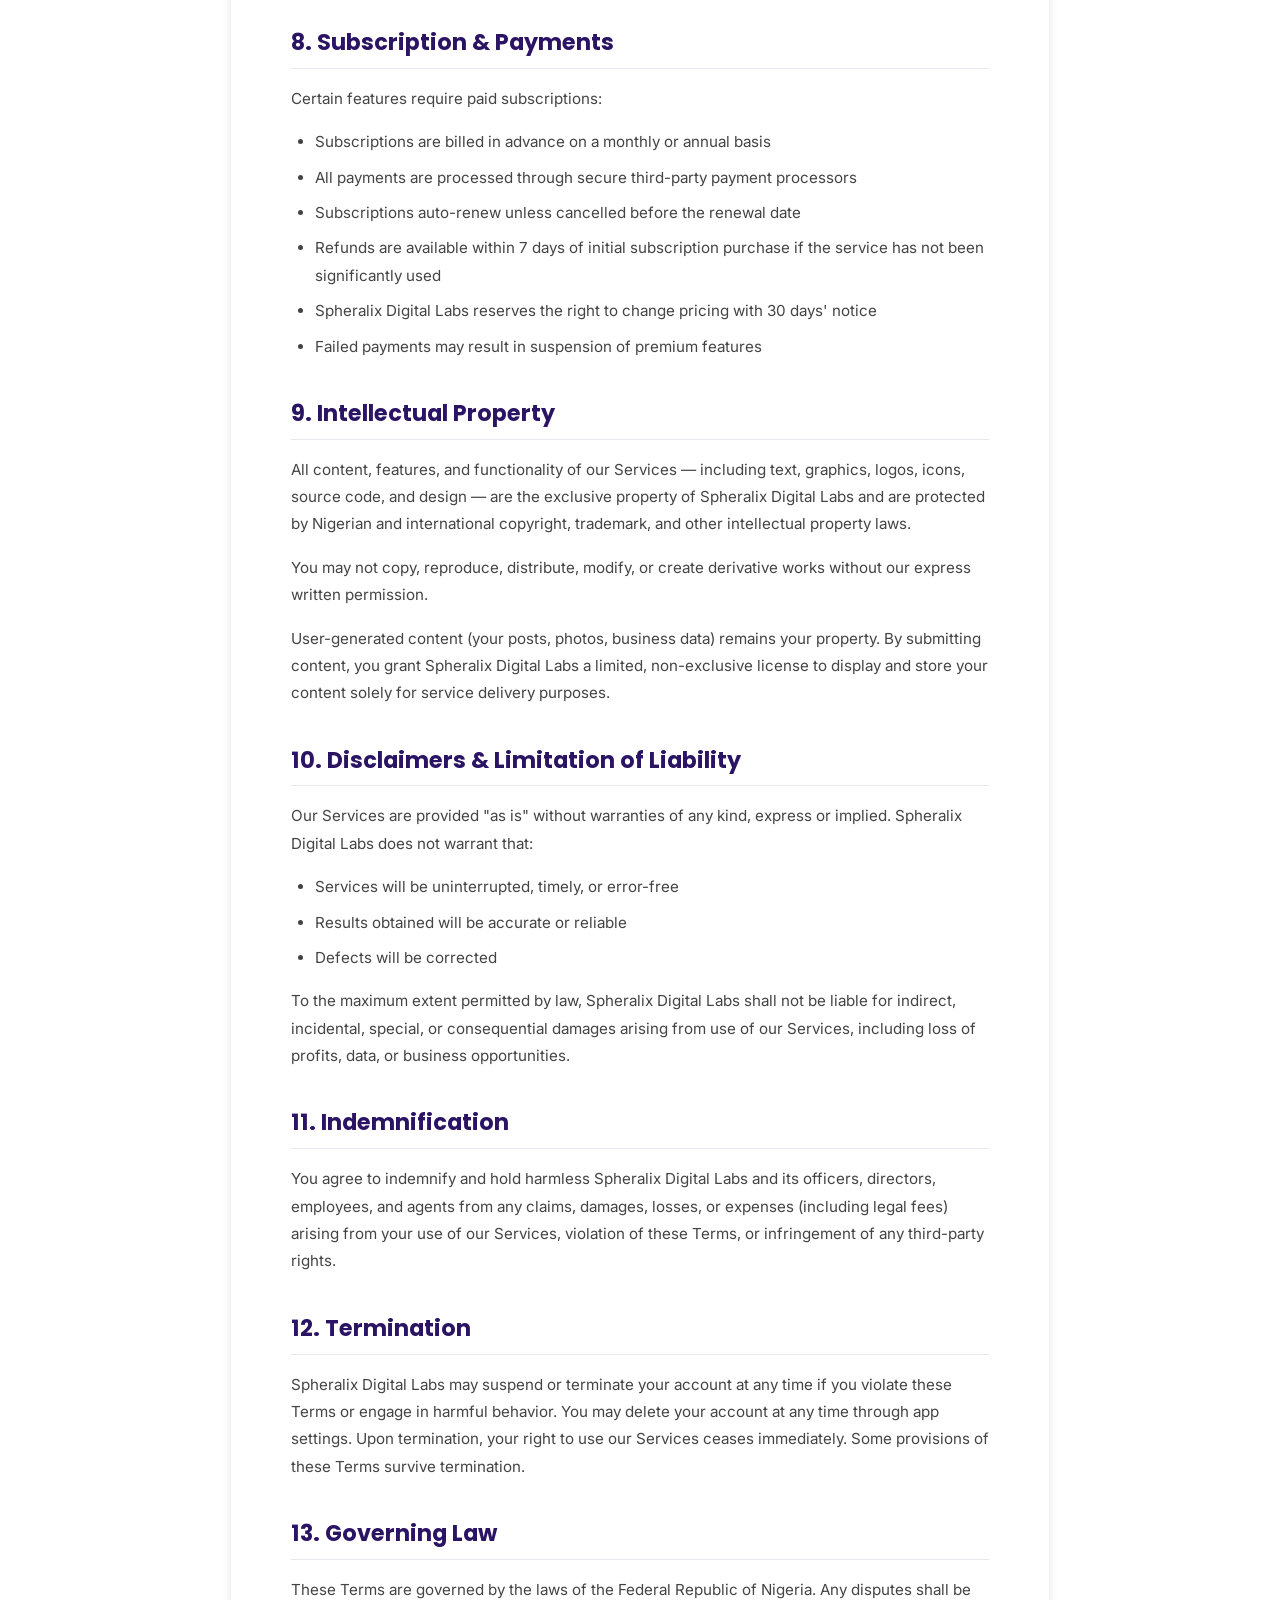
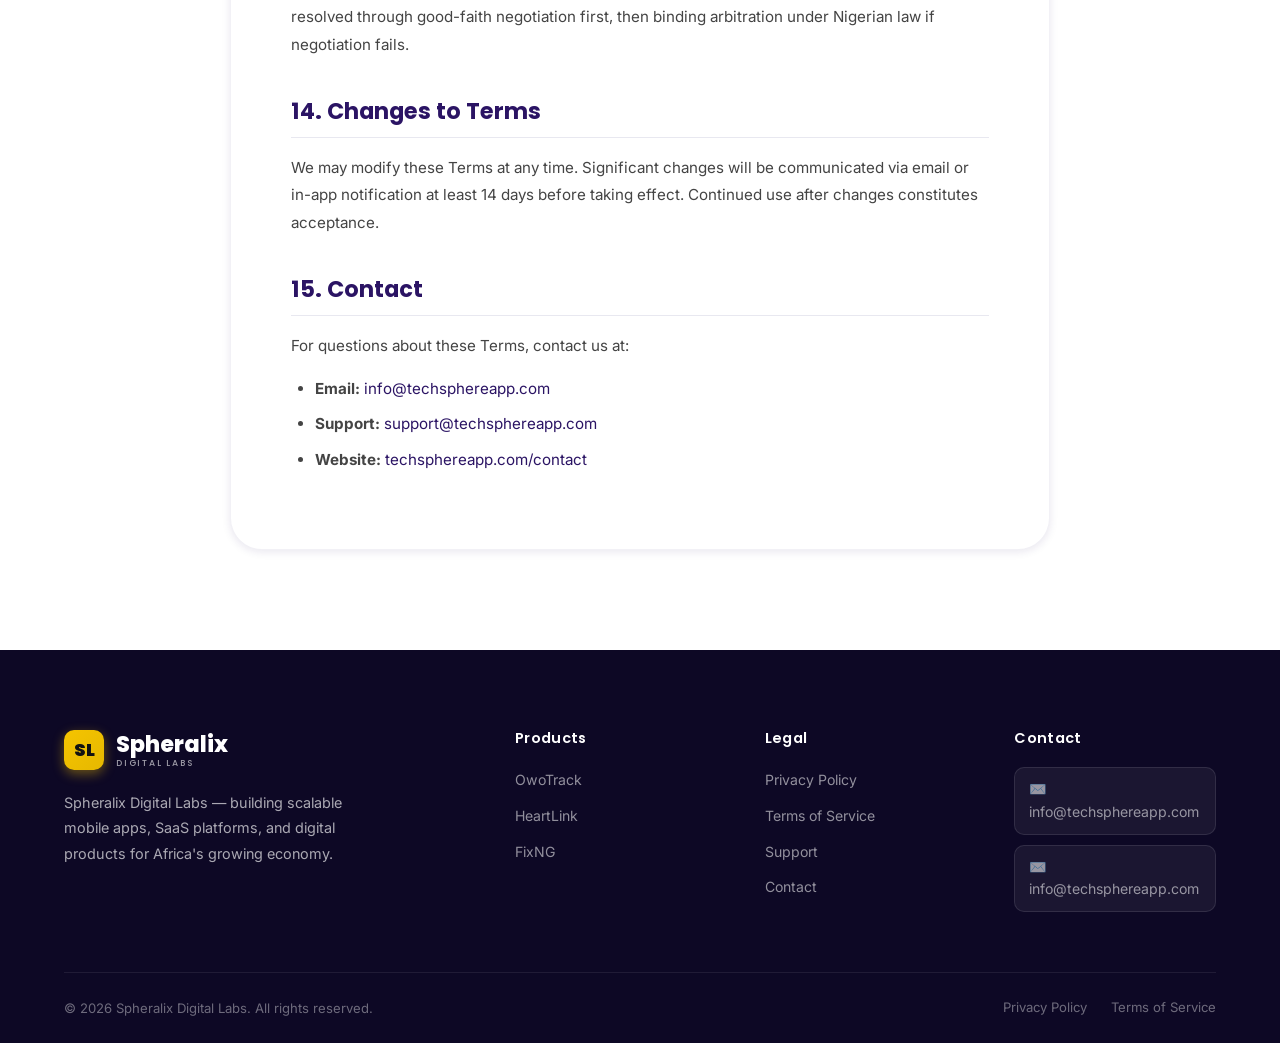
<file: terms.html>
<!DOCTYPE html>
<html lang="en">
<head>
  <meta charset="UTF-8" />
  <meta name="viewport" content="width=device-width, initial-scale=1.0" />
  <title>Terms of Service — Spheralix Digital Labs</title>
  <meta name="description" content="Spheralix Digital Labs Terms of Service. The terms and conditions governing use of OwoTrack, HeartLink, FixNG, and the Spheralix Digital Labs website." />
  <link rel="icon" type="image/svg+xml" href="images/favicon.svg" />
  <link rel="stylesheet" href="styles/main.css" />
  <link rel="preconnect" href="https://fonts.googleapis.com" />
  <link rel="preconnect" href="https://fonts.gstatic.com" crossorigin />
</head>
<body>

<div class="page-loader" id="pageLoader">
  <div class="loader-logo">
    <div class="loader-mark">SL</div>
    <div class="loader-text">Terms of Service</div>
    <div class="loader-bar"><div class="loader-bar-fill"></div></div>
  </div>
</div>

<nav class="navbar scrolled" id="navbar">
  <div class="container navbar-inner">
    <a href="index.html" class="logo" style="color:var(--purple);">
      <div class="logo-mark">SL</div><div class="logo-text-group"><span class="logo-wordmark">Spheralix</span><span class="logo-tagline">Digital Labs</span></div>
    </a>
    <ul class="nav-links">
      <li><a href="index.html">Home</a></li>
      <li><a href="products.html">Products</a></li>
      <li><a href="about.html">About</a></li>
      <li><a href="support.html">Support</a></li>
      <li><a href="contact.html">Contact</a></li>
    </ul>
    <div class="nav-cta">
      <a href="contact.html" class="btn btn-gold btn-sm">Contact Us</a>
      <button class="hamburger" id="hamburger"><span></span><span></span><span></span></button>
    </div>
  </div>
</nav>
<div class="mobile-menu" id="mobileMenu">
  <ul class="nav-links">
    <li><a href="index.html">Home</a></li>
    <li><a href="products.html">Products</a></li>
    <li><a href="about.html">About</a></li>
    <li><a href="support.html">Support</a></li>
    <li><a href="contact.html">Contact</a></li>
  </ul>
</div>

<section class="page-hero">
  <div class="container">
    <div class="page-hero-inner">
      <span class="tag">Legal</span>
      <h1>Terms of Service</h1>
      <p>The rules and conditions governing your use of Spheralix Digital Labs products and services.</p>
    </div>
  </div>
</section>

<section class="section-pad">
  <div class="container">
    <div class="policy-content">
      <div class="policy-meta">
        <strong>Effective Date:</strong> January 1, 2025 &nbsp;|&nbsp;
        <strong>Last Updated:</strong> May 2025 &nbsp;|&nbsp;
        <strong>Applies To:</strong> Spheralix Digital Labs Website, OwoTrack, HeartLink, FixNG
      </div>

      <h2>1. Acceptance of Terms</h2>
      <p>By downloading, installing, accessing, or using any Spheralix Digital Labs application or website (collectively, "Services"), you agree to be bound by these Terms of Service ("Terms"). If you do not agree to these Terms, do not use our Services.</p>
      <p>These Terms constitute a legally binding agreement between you and Spheralix Digital Labs. We may update these Terms periodically; continued use after changes constitutes acceptance.</p>

      <h2>2. Eligibility</h2>
      <p>You must be at least 18 years of age to use our Services. By using our Services, you represent that:</p>
      <ul>
        <li>You are at least 18 years old</li>
        <li>You have the legal capacity to enter into binding contracts</li>
        <li>You are not prohibited from using our Services under any applicable law</li>
        <li>The information you provide is accurate and truthful</li>
      </ul>

      <h2>3. Account Registration</h2>
      <p>To use certain features, you must create an account. You agree to:</p>
      <ul>
        <li>Provide accurate, current, and complete information</li>
        <li>Maintain the security of your account credentials</li>
        <li>Notify us immediately of any unauthorized access</li>
        <li>Not share your account with others</li>
        <li>Not create multiple accounts to circumvent restrictions</li>
      </ul>
      <p>You are responsible for all activity that occurs under your account. Spheralix Digital Labs is not liable for losses resulting from unauthorized use of your account.</p>

      <h2>4. Acceptable Use</h2>
      <p>You agree to use our Services only for lawful purposes. You must NOT:</p>
      <ul>
        <li>Violate any applicable laws or regulations</li>
        <li>Impersonate any person or entity</li>
        <li>Post false, misleading, or fraudulent information</li>
        <li>Harass, threaten, or harm other users</li>
        <li>Upload spam, malware, or malicious content</li>
        <li>Attempt to gain unauthorized access to our systems</li>
        <li>Reverse engineer, decompile, or disassemble our applications</li>
        <li>Use automated scripts or bots without our written consent</li>
        <li>Violate the intellectual property rights of Spheralix Digital Labs or others</li>
        <li>Engage in any activity that disrupts or interferes with our Services</li>
      </ul>

      <h2>5. OwoTrack — Specific Terms</h2>
      <p>OwoTrack is a business management tool. By using OwoTrack, you agree that:</p>
      <ul>
        <li>You are responsible for the accuracy of financial data you enter</li>
        <li>Spheralix Digital Labs is not a licensed financial advisor and OwoTrack is not financial advice</li>
        <li>You are responsible for compliance with all applicable tax and financial regulations in your jurisdiction</li>
        <li>Business data exported from OwoTrack for tax or legal purposes is your responsibility to verify</li>
        <li>Invoice templates provided are for convenience only — you are responsible for their legal validity</li>
      </ul>

      <h2>6. HeartLink — Specific Terms</h2>
      <p>HeartLink is a social and dating platform. By using HeartLink, you agree to:</p>
      <ul>
        <li>Only create profiles with your own genuine information and photos</li>
        <li>Not solicit money, gifts, or personal financial information from other users</li>
        <li>Not use HeartLink for commercial solicitation or advertising</li>
        <li>Meet other users safely — in public places first</li>
        <li>Report suspicious or abusive behavior immediately</li>
        <li>Not share contact information (phone, address) until you are comfortable</li>
      </ul>
      <p>Spheralix Digital Labs is not responsible for the conduct of users on HeartLink. We strongly advise exercising caution when meeting people online.</p>

      <h2>7. FixNG — Specific Terms</h2>
      <p>FixNG connects customers with independent artisans. By using FixNG:</p>
      <ul>
        <li>Artisans are independent contractors, not employees of Spheralix Digital Labs</li>
        <li>Spheralix Digital Labs does not guarantee the quality of work performed by artisans</li>
        <li>Customers must inspect work before confirming completion and releasing payment</li>
        <li>Disputes must be raised within 48 hours of job completion</li>
        <li>Artisans are responsible for their own tools, insurance, and tax obligations</li>
        <li>Spheralix Digital Labs' escrow service holds payment for verified job completion only</li>
      </ul>

      <h2>8. Subscription & Payments</h2>
      <p>Certain features require paid subscriptions:</p>
      <ul>
        <li>Subscriptions are billed in advance on a monthly or annual basis</li>
        <li>All payments are processed through secure third-party payment processors</li>
        <li>Subscriptions auto-renew unless cancelled before the renewal date</li>
        <li>Refunds are available within 7 days of initial subscription purchase if the service has not been significantly used</li>
        <li>Spheralix Digital Labs reserves the right to change pricing with 30 days' notice</li>
        <li>Failed payments may result in suspension of premium features</li>
      </ul>

      <h2>9. Intellectual Property</h2>
      <p>All content, features, and functionality of our Services — including text, graphics, logos, icons, source code, and design — are the exclusive property of Spheralix Digital Labs and are protected by Nigerian and international copyright, trademark, and other intellectual property laws.</p>
      <p>You may not copy, reproduce, distribute, modify, or create derivative works without our express written permission.</p>
      <p>User-generated content (your posts, photos, business data) remains your property. By submitting content, you grant Spheralix Digital Labs a limited, non-exclusive license to display and store your content solely for service delivery purposes.</p>

      <h2>10. Disclaimers & Limitation of Liability</h2>
      <p>Our Services are provided "as is" without warranties of any kind, express or implied. Spheralix Digital Labs does not warrant that:</p>
      <ul>
        <li>Services will be uninterrupted, timely, or error-free</li>
        <li>Results obtained will be accurate or reliable</li>
        <li>Defects will be corrected</li>
      </ul>
      <p>To the maximum extent permitted by law, Spheralix Digital Labs shall not be liable for indirect, incidental, special, or consequential damages arising from use of our Services, including loss of profits, data, or business opportunities.</p>

      <h2>11. Indemnification</h2>
      <p>You agree to indemnify and hold harmless Spheralix Digital Labs and its officers, directors, employees, and agents from any claims, damages, losses, or expenses (including legal fees) arising from your use of our Services, violation of these Terms, or infringement of any third-party rights.</p>

      <h2>12. Termination</h2>
      <p>Spheralix Digital Labs may suspend or terminate your account at any time if you violate these Terms or engage in harmful behavior. You may delete your account at any time through app settings. Upon termination, your right to use our Services ceases immediately. Some provisions of these Terms survive termination.</p>

      <h2>13. Governing Law</h2>
      <p>These Terms are governed by the laws of the Federal Republic of Nigeria. Any disputes shall be resolved through good-faith negotiation first, then binding arbitration under Nigerian law if negotiation fails.</p>

      <h2>14. Changes to Terms</h2>
      <p>We may modify these Terms at any time. Significant changes will be communicated via email or in-app notification at least 14 days before taking effect. Continued use after changes constitutes acceptance.</p>

      <h2>15. Contact</h2>
      <p>For questions about these Terms, contact us at:</p>
      <ul>
        <li><strong>Email:</strong> <a href="mailto:info@techsphereapp.com" style="color:var(--purple);">info@techsphereapp.com</a></li>
        <li><strong>Support:</strong> <a href="mailto:support@techsphereapp.com" style="color:var(--purple);">support@techsphereapp.com</a></li>
        <li><strong>Website:</strong> <a href="contact.html" style="color:var(--purple);">techsphereapp.com/contact</a></li>
      </ul>
    </div>
  </div>
</section>

<footer class="footer">
  <div class="container">
    <div class="footer-grid">
      <div class="footer-brand">
        <a href="index.html" class="logo"><div class="logo-mark">SL</div><div class="logo-text-group"><span class="logo-wordmark">Spheralix</span><span class="logo-tagline">Digital Labs</span></div></a>
        <p>Spheralix Digital Labs — building scalable mobile apps, SaaS platforms, and digital products for Africa's growing economy.</p>
      </div>
      <div class="footer-col">
        <h4>Products</h4>
        <ul>
          <li><a href="owotrack.html">OwoTrack</a></li>
          <li><a href="heartlink.html">HeartLink</a></li>
          <li><a href="fixng.html">FixNG</a></li>
        </ul>
      </div>
      <div class="footer-col">
        <h4>Legal</h4>
        <ul>
          <li><a href="privacy-policy.html">Privacy Policy</a></li>
          <li><a href="terms.html">Terms of Service</a></li>
          <li><a href="support.html">Support</a></li>
          <li><a href="contact.html">Contact</a></li>
        </ul>
      </div>
      <div class="footer-col">
        <h4>Contact</h4>
        <ul>
          <li><a href="mailto:info@techsphereapp.com" class="footer-email">✉️ info@techsphereapp.com</a></li>
          <li><a href="mailto:info@techsphereapp.com" class="footer-email">✉️ info@techsphereapp.com</a></li>
        </ul>
      </div>
    </div>
    <div class="footer-bottom">
      <p>© 2026 Spheralix Digital Labs. All rights reserved.</p>
      <div class="footer-bottom-links">
        <a href="privacy-policy.html">Privacy Policy</a>
        <a href="terms.html">Terms of Service</a>
      </div>
    </div>
  </div>
</footer>

<script src="js/main.js"></script>
</body>
</html>
</file>
<file: styles/main.css>
/* ============================================================
   TechSphere — Main Stylesheet
   Colors: Purple #2B1464 | Gold #F5C400 | Lavender #8B7CC8
   ============================================================ */

@import url('https://fonts.googleapis.com/css2?family=Poppins:wght@300;400;500;600;700;800;900&family=Inter:wght@300;400;500;600;700&display=swap');

/* ── Reset & Base ── */
*, *::before, *::after { box-sizing: border-box; margin: 0; padding: 0; }

:root {
  --purple:    #2B1464;
  --purple-mid:#3D1F8C;
  --purple-lt: #4A2BA8;
  --gold:      #F5C400;
  --gold-lt:   #FFD740;
  --lavender:  #8B7CC8;
  --white:     #FFFFFF;
  --dark:      #121212;
  --dark-2:    #1E1E2E;
  --gray:      #F5F5F5;
  --gray-2:    #E8E8F0;
  --text-muted:#6B7280;
  --radius-sm: 8px;
  --radius-md: 16px;
  --radius-lg: 24px;
  --radius-xl: 32px;
  --shadow-sm: 0 2px 8px rgba(43,20,100,.10);
  --shadow-md: 0 8px 32px rgba(43,20,100,.18);
  --shadow-lg: 0 16px 56px rgba(43,20,100,.25);
  --shadow-gold:0 8px 32px rgba(245,196,0,.25);
  --transition: all .3s cubic-bezier(.4,0,.2,1);
  --font-main: 'Poppins', sans-serif;
  --font-body: 'Inter', sans-serif;
}

html { scroll-behavior: smooth; }

body {
  font-family: var(--font-body);
  color: var(--dark);
  background: var(--white);
  overflow-x: hidden;
  line-height: 1.6;
}

/* Custom Scrollbar */
::-webkit-scrollbar { width: 6px; }
::-webkit-scrollbar-track { background: var(--gray); }
::-webkit-scrollbar-thumb { background: var(--lavender); border-radius: 3px; }
::-webkit-scrollbar-thumb:hover { background: var(--purple); }

/* ── Typography ── */
h1,h2,h3,h4,h5,h6 { font-family: var(--font-main); font-weight: 700; line-height: 1.2; }
h1 { font-size: clamp(2.2rem, 5vw, 4rem); }
h2 { font-size: clamp(1.8rem, 3.5vw, 2.8rem); }
h3 { font-size: clamp(1.2rem, 2.5vw, 1.6rem); }
p  { line-height: 1.7; }
a  { text-decoration: none; color: inherit; }

/* ── Utilities ── */
.container { max-width: 1200px; margin: 0 auto; padding: 0 24px; }
.section-pad { padding: 100px 0; }
.section-pad-sm { padding: 60px 0; }

.tag {
  display: inline-flex; align-items: center; gap: 6px;
  background: rgba(43,20,100,.08);
  color: var(--purple); border-radius: 50px;
  padding: 6px 16px; font-size: .8rem; font-weight: 600;
  font-family: var(--font-main); letter-spacing: .5px;
  text-transform: uppercase;
}

.section-header { text-align: center; margin-bottom: 64px; }
.section-header h2 { color: var(--purple); margin: 12px 0; }
.section-header p { color: var(--text-muted); max-width: 560px; margin: 0 auto; font-size: 1.05rem; }

/* Gradient Text */
.gradient-text {
  background: linear-gradient(135deg, var(--purple), var(--lavender));
  -webkit-background-clip: text;
  -webkit-text-fill-color: transparent;
  background-clip: text;
}
.gold-text { color: var(--gold); }

/* ── Buttons ── */
.btn {
  display: inline-flex; align-items: center; gap: 8px;
  padding: 14px 32px; border-radius: 50px;
  font-family: var(--font-main); font-weight: 600; font-size: .95rem;
  cursor: pointer; border: none; transition: var(--transition);
  position: relative; overflow: hidden;
  letter-spacing: .3px;
}
.btn::before {
  content: ''; position: absolute; inset: 0;
  background: rgba(255,255,255,.15);
  transform: translateX(-100%);
  transition: transform .4s;
}
.btn:hover::before { transform: translateX(100%); }

.btn-primary {
  background: linear-gradient(135deg, var(--purple), var(--purple-lt));
  color: var(--white);
  box-shadow: 0 4px 20px rgba(43,20,100,.35);
}
.btn-primary:hover {
  transform: translateY(-2px);
  box-shadow: 0 8px 32px rgba(43,20,100,.45);
}

.btn-gold {
  background: linear-gradient(135deg, var(--gold), var(--gold-lt));
  color: var(--dark);
  box-shadow: var(--shadow-gold);
}
.btn-gold:hover { transform: translateY(-2px); box-shadow: 0 12px 40px rgba(245,196,0,.4); }

.btn-outline {
  background: transparent;
  color: var(--purple);
  border: 2px solid var(--purple);
}
.btn-outline:hover { background: var(--purple); color: var(--white); transform: translateY(-2px); }

.btn-outline-white {
  background: transparent;
  color: var(--white);
  border: 2px solid rgba(255,255,255,.6);
}
.btn-outline-white:hover { background: rgba(255,255,255,.15); border-color: var(--white); }

.btn-sm { padding: 10px 22px; font-size: .85rem; }
.btn-lg { padding: 18px 40px; font-size: 1.05rem; }

.btn-icon {
  width: 44px; height: 44px; padding: 0;
  border-radius: 50%; display: inline-flex;
  align-items: center; justify-content: center;
}

/* ── Cards ── */
.card {
  background: var(--white);
  border-radius: var(--radius-lg);
  padding: 32px;
  box-shadow: var(--shadow-sm);
  transition: var(--transition);
  border: 1px solid rgba(43,20,100,.06);
}
.card:hover {
  transform: translateY(-6px);
  box-shadow: var(--shadow-md);
  border-color: rgba(43,20,100,.12);
}

.card-glass {
  background: rgba(255,255,255,.08);
  backdrop-filter: blur(16px);
  -webkit-backdrop-filter: blur(16px);
  border: 1px solid rgba(255,255,255,.15);
  border-radius: var(--radius-lg);
}

/* ── Navigation ── */
.navbar {
  position: fixed; top: 0; left: 0; right: 0; z-index: 1000;
  padding: 16px 0;
  transition: var(--transition);
}
.navbar.scrolled {
  background: rgba(255,255,255,.95);
  backdrop-filter: blur(20px);
  -webkit-backdrop-filter: blur(20px);
  box-shadow: var(--shadow-sm);
  padding: 12px 0;
}
.navbar-inner {
  display: flex; align-items: center; justify-content: space-between;
}

.logo {
  display: flex; align-items: center; gap: 12px;
  font-family: var(--font-main); font-weight: 800;
  font-size: 1.4rem; color: var(--white);
  transition: var(--transition);
}
.navbar.scrolled .logo { color: var(--purple); }

.logo-mark {
  width: 40px; height: 40px;
  background: linear-gradient(135deg, var(--gold), #e6b800);
  border-radius: 10px;
  display: flex; align-items: center; justify-content: center;
  font-size: 1.1rem; font-weight: 900; color: var(--dark);
  box-shadow: 0 4px 12px rgba(245,196,0,.4);
  flex-shrink: 0;
}

.logo-text-group { display: flex; flex-direction: column; line-height: 1.1; }
.logo-wordmark { font-size: inherit; font-weight: 800; }
.logo-tagline {
  font-size: .55rem; font-weight: 500;
  letter-spacing: 1.8px; text-transform: uppercase;
  opacity: .6; margin-top: 2px;
}

.nav-links {
  display: flex; align-items: center; gap: 8px;
  list-style: none;
}
.nav-links a {
  padding: 8px 16px; border-radius: 8px;
  font-family: var(--font-main); font-weight: 500; font-size: .9rem;
  color: rgba(255,255,255,.85);
  transition: var(--transition);
}
.navbar.scrolled .nav-links a { color: var(--dark); }
.nav-links a:hover { color: var(--gold); background: rgba(255,255,255,.08); }
.navbar.scrolled .nav-links a:hover { color: var(--purple); background: rgba(43,20,100,.06); }
.nav-links a.active { color: var(--gold); font-weight: 600; }
.navbar.scrolled .nav-links a.active { color: var(--purple); }

.nav-cta { display: flex; align-items: center; gap: 12px; }

.hamburger {
  display: none; flex-direction: column; gap: 5px;
  cursor: pointer; padding: 4px; background: none; border: none;
}
.hamburger span {
  display: block; width: 24px; height: 2px;
  background: var(--white);
  border-radius: 2px; transition: var(--transition);
}
.navbar.scrolled .hamburger span { background: var(--dark); }
.hamburger.active span:nth-child(1) { transform: translateY(7px) rotate(45deg); }
.hamburger.active span:nth-child(2) { opacity: 0; }
.hamburger.active span:nth-child(3) { transform: translateY(-7px) rotate(-45deg); }

/* Mobile Menu */
.mobile-menu {
  display: none; position: fixed;
  top: 72px; left: 0; right: 0; bottom: 0;
  background: var(--white); z-index: 999;
  padding: 32px 24px; overflow-y: auto;
  transform: translateX(100%);
  transition: transform .3s ease;
}
.mobile-menu.open { transform: translateX(0); display: block; }
.mobile-menu .nav-links { display: flex; flex-direction: column; align-items: flex-start; gap: 0; }
.mobile-menu .nav-links a { color: var(--dark); width: 100%; padding: 14px 8px; font-size: 1.05rem; border-bottom: 1px solid var(--gray-2); }
.mobile-menu .nav-links a:hover { color: var(--purple); background: transparent; }
.mobile-menu .nav-cta { margin-top: 24px; flex-direction: column; width: 100%; }
.mobile-menu .nav-cta .btn { width: 100%; justify-content: center; }

/* ── Hero Section ── */
.hero {
  min-height: 100vh;
  background: linear-gradient(135deg, var(--purple) 0%, #1a0a3e 40%, #2d1070 70%, var(--purple-lt) 100%);
  position: relative; overflow: hidden;
  display: flex; align-items: center;
  padding-top: 80px;
}

.hero-bg {
  position: absolute; inset: 0; pointer-events: none;
}

.hero-orb {
  position: absolute; border-radius: 50%;
  filter: blur(80px); opacity: .35;
  animation: orbFloat 8s ease-in-out infinite;
}
.hero-orb-1 {
  width: 500px; height: 500px;
  background: radial-gradient(circle, var(--gold), transparent);
  top: -100px; right: -100px;
  animation-delay: 0s;
}
.hero-orb-2 {
  width: 400px; height: 400px;
  background: radial-gradient(circle, var(--lavender), transparent);
  bottom: -80px; left: -80px;
  animation-delay: -4s;
}
.hero-orb-3 {
  width: 200px; height: 200px;
  background: radial-gradient(circle, var(--gold-lt), transparent);
  top: 50%; left: 30%;
  animation-delay: -2s;
}

@keyframes orbFloat {
  0%,100% { transform: translate(0,0) scale(1); }
  33%      { transform: translate(30px,-20px) scale(1.05); }
  66%      { transform: translate(-20px,30px) scale(.95); }
}

/* Grid pattern overlay */
.hero-grid {
  position: absolute; inset: 0;
  background-image:
    linear-gradient(rgba(255,255,255,.04) 1px, transparent 1px),
    linear-gradient(90deg, rgba(255,255,255,.04) 1px, transparent 1px);
  background-size: 60px 60px;
}

.hero-content {
  position: relative; z-index: 2;
  display: grid; grid-template-columns: 1fr 1fr;
  gap: 60px; align-items: center;
  padding: 80px 0 60px;
}

.hero-text .tag { background: rgba(245,196,0,.15); color: var(--gold); border: 1px solid rgba(245,196,0,.3); }

.hero-headline {
  font-size: clamp(2.4rem, 5vw, 3.8rem);
  color: var(--white); font-weight: 800;
  line-height: 1.15; margin: 20px 0;
}
.hero-headline .highlight {
  position: relative; display: inline-block;
  color: var(--gold);
}
.hero-headline .highlight::after {
  content: '';
  position: absolute; bottom: -4px; left: 0; right: 0; height: 3px;
  background: linear-gradient(90deg, var(--gold), transparent);
  border-radius: 2px;
}

.hero-description {
  color: rgba(255,255,255,.75);
  font-size: 1.1rem; max-width: 480px; margin-bottom: 40px;
}

.hero-buttons { display: flex; gap: 16px; flex-wrap: wrap; }

.hero-stats {
  display: flex; gap: 32px; margin-top: 56px;
  padding-top: 40px;
  border-top: 1px solid rgba(255,255,255,.1);
}
.hero-stat-item { text-align: left; }
.hero-stat-number {
  font-family: var(--font-main); font-size: 1.8rem; font-weight: 800;
  color: var(--gold); display: block;
}
.hero-stat-label { color: rgba(255,255,255,.6); font-size: .82rem; }

/* Hero Visual */
.hero-visual { position: relative; display: flex; justify-content: center; align-items: center; }

.phone-mockup-group { position: relative; width: 100%; max-width: 420px; margin: 0 auto; }

.phone-mockup {
  width: 220px; border-radius: 36px;
  background: var(--dark-2);
  box-shadow: 0 32px 80px rgba(0,0,0,.5), inset 0 0 0 1px rgba(255,255,255,.08);
  overflow: hidden; position: relative;
  animation: phoneFloat 6s ease-in-out infinite;
}
.phone-mockup.main { margin: 0 auto; z-index: 2; position: relative; }
.phone-mockup.side {
  position: absolute; width: 180px;
  opacity: .85; top: 40px;
  animation-delay: -3s;
}
.phone-mockup.side-left { left: -20px; transform: rotate(-8deg); }
.phone-mockup.side-right { right: -20px; transform: rotate(8deg); }

.phone-screen {
  width: 100%; padding-top: 200%;
  background: linear-gradient(160deg, var(--purple) 0%, var(--dark-2) 100%);
  position: relative;
}

.phone-notch {
  position: absolute; top: 12px; left: 50%;
  transform: translateX(-50%);
  width: 80px; height: 24px;
  background: var(--dark); border-radius: 12px; z-index: 3;
}

.phone-screen-content {
  position: absolute; inset: 0;
  display: flex; flex-direction: column;
  padding: 50px 16px 20px;
}
.phone-app-icon {
  width: 48px; height: 48px; border-radius: 12px;
  background: linear-gradient(135deg, var(--gold), #e6b800);
  display: flex; align-items: center; justify-content: center;
  font-weight: 900; font-size: 1.1rem; margin-bottom: 12px;
}
.phone-app-name { color: var(--white); font-weight: 700; font-size: .9rem; font-family: var(--font-main); }
.phone-app-sub { color: rgba(255,255,255,.5); font-size: .7rem; margin-bottom: 16px; }
.phone-chart {
  flex: 1; background: rgba(255,255,255,.04); border-radius: 12px;
  padding: 12px; display: flex; flex-direction: column; gap: 8px;
}
.chart-bar-row { display: flex; align-items: center; gap: 8px; }
.chart-bar-label { color: rgba(255,255,255,.4); font-size: .6rem; width: 24px; }
.chart-bar-track { flex: 1; height: 6px; background: rgba(255,255,255,.06); border-radius: 3px; }
.chart-bar-fill { height: 100%; border-radius: 3px; background: linear-gradient(90deg, var(--lavender), var(--gold)); }

@keyframes phoneFloat {
  0%,100% { transform: translateY(0); }
  50%      { transform: translateY(-16px); }
}

.floating-badge {
  position: absolute; border-radius: var(--radius-md);
  padding: 12px 18px; background: rgba(255,255,255,.95);
  box-shadow: var(--shadow-md); animation: badgeFloat 4s ease-in-out infinite;
  display: flex; align-items: center; gap: 10px; z-index: 5;
}
.floating-badge .badge-icon { font-size: 1.4rem; }
.floating-badge .badge-text { font-size: .78rem; font-family: var(--font-main); }
.floating-badge .badge-title { font-weight: 700; color: var(--dark); }
.floating-badge .badge-sub { color: var(--text-muted); }

.badge-1 { top: 20px; left: -20px; animation-delay: 0s; }
.badge-2 { bottom: 60px; right: -20px; animation-delay: -2s; }
.badge-3 { top: 50%; left: -40px; animation-delay: -1s; }

@keyframes badgeFloat {
  0%,100% { transform: translateY(0); }
  50%      { transform: translateY(-10px); }
}

/* ── Stats Bar ── */
.stats-bar { background: var(--purple); padding: 48px 0; }
.stats-grid { display: grid; grid-template-columns: repeat(4,1fr); gap: 32px; }
.stat-item { text-align: center; }
.stat-number {
  font-family: var(--font-main); font-size: 2.4rem; font-weight: 800;
  color: var(--gold); display: block;
}
.stat-label { color: rgba(255,255,255,.65); font-size: .88rem; margin-top: 4px; }
.stat-divider { width: 1px; background: rgba(255,255,255,.12); display: none; }

/* ── Services ── */
.services { background: var(--gray); }
.services-grid { display: grid; grid-template-columns: repeat(3, 1fr); gap: 24px; }

.service-card {
  background: var(--white); border-radius: var(--radius-lg);
  padding: 36px 32px;
  border: 1px solid rgba(43,20,100,.06);
  transition: var(--transition);
  position: relative; overflow: hidden;
}
.service-card::before {
  content: ''; position: absolute; top: 0; left: 0; right: 0;
  height: 3px; background: linear-gradient(90deg, var(--purple), var(--lavender));
  transform: scaleX(0); transition: transform .3s ease; transform-origin: left;
}
.service-card:hover::before { transform: scaleX(1); }
.service-card:hover { transform: translateY(-6px); box-shadow: var(--shadow-md); }

.service-icon {
  width: 60px; height: 60px; border-radius: 16px;
  background: linear-gradient(135deg, rgba(43,20,100,.08), rgba(139,124,200,.15));
  display: flex; align-items: center; justify-content: center;
  font-size: 1.6rem; margin-bottom: 20px;
  transition: var(--transition);
}
.service-card:hover .service-icon { background: linear-gradient(135deg, var(--purple), var(--lavender)); }

.service-card h3 { font-size: 1.1rem; color: var(--dark); margin-bottom: 10px; }
.service-card p { color: var(--text-muted); font-size: .9rem; line-height: 1.65; }

.service-link {
  display: inline-flex; align-items: center; gap: 6px;
  color: var(--purple); font-weight: 600; font-size: .85rem;
  margin-top: 20px; font-family: var(--font-main);
  transition: var(--transition);
}
.service-link:hover { gap: 10px; color: var(--lavender); }

/* ── Products ── */
.products { background: var(--white); }
.products-grid { display: grid; grid-template-columns: 1fr 1fr; gap: 32px; }
.products-grid .product-card:first-child { grid-column: 1 / -1; }

.product-card {
  border-radius: var(--radius-xl);
  overflow: hidden; position: relative;
  background: var(--white);
  box-shadow: var(--shadow-sm);
  border: 1px solid rgba(43,20,100,.06);
  transition: var(--transition);
  display: flex; flex-direction: column;
}
.product-card:hover { transform: translateY(-6px); box-shadow: var(--shadow-lg); }

.product-card-inner {
  display: grid; grid-template-columns: 1fr 1fr;
  gap: 0; height: 100%;
}
.product-card:not(.featured) .product-card-inner { grid-template-columns: 1fr; }

.product-visual {
  background: linear-gradient(135deg, var(--purple), var(--purple-lt));
  padding: 48px 32px; display: flex;
  align-items: center; justify-content: center;
  min-height: 280px; position: relative; overflow: hidden;
}
.product-visual::before {
  content: ''; position: absolute; inset: 0;
  background: url("data:image/svg+xml,%3Csvg width='60' height='60' xmlns='http://www.w3.org/2000/svg'%3E%3Ccircle cx='30' cy='30' r='1' fill='rgba(255,255,255,.1)'/%3E%3C/svg%3E") repeat;
}

.app-icon-large {
  width: 90px; height: 90px; border-radius: 24px;
  display: flex; align-items: center; justify-content: center;
  font-size: 2.4rem; font-weight: 900;
  box-shadow: 0 12px 40px rgba(0,0,0,.3);
  z-index: 1; position: relative;
}
.app-icon-owotrack { background: linear-gradient(135deg, #F5C400, #e6a800); color: var(--dark); }
.app-icon-heartlink { background: linear-gradient(135deg, #FF6B9D, #C2185B); color: var(--white); }
.app-icon-fixng     { background: linear-gradient(135deg, #00C9FF, #0066CC); color: var(--white); }

.app-mockup-preview {
  position: absolute; bottom: -10px; right: 20px;
  width: 120px; opacity: .6;
}
.app-mockup-preview img { width: 100%; }

.product-info { padding: 36px 32px; display: flex; flex-direction: column; justify-content: center; }
.product-card:not(.featured) .product-info { padding: 28px; }

.product-tag {
  display: inline-flex; align-items: center; gap: 6px;
  font-size: .75rem; font-weight: 600; text-transform: uppercase;
  letter-spacing: .5px; color: var(--lavender);
  font-family: var(--font-main); margin-bottom: 12px;
}
.product-info h3 { font-size: 1.6rem; color: var(--dark); margin-bottom: 12px; }
.product-card:not(.featured) .product-info h3 { font-size: 1.25rem; }
.product-info p { color: var(--text-muted); line-height: 1.7; margin-bottom: 24px; font-size: .95rem; }

.product-features { display: flex; flex-wrap: wrap; gap: 8px; margin-bottom: 28px; }
.feature-pill {
  background: rgba(43,20,100,.07); color: var(--purple);
  padding: 5px 12px; border-radius: 50px; font-size: .78rem;
  font-weight: 500; font-family: var(--font-main);
}

.product-actions { display: flex; gap: 12px; flex-wrap: wrap; }

/* ── Why TechSphere ── */
.why-section {
  background: linear-gradient(135deg, var(--purple) 0%, #1a0a3e 100%);
  position: relative; overflow: hidden;
}
.why-section::before {
  content: ''; position: absolute; inset: 0;
  background: url("data:image/svg+xml,%3Csvg width='80' height='80' xmlns='http://www.w3.org/2000/svg'%3E%3Crect x='0' y='0' width='1' height='80' fill='rgba(255,255,255,.03)'/%3E%3Crect x='0' y='0' width='80' height='1' fill='rgba(255,255,255,.03)'/%3E%3C/svg%3E") repeat;
}
.why-section .section-header h2 { color: var(--white); }
.why-section .section-header p { color: rgba(255,255,255,.65); }

.why-grid { display: grid; grid-template-columns: repeat(3, 1fr); gap: 28px; position: relative; z-index: 1; }

.why-card {
  background: rgba(255,255,255,.06);
  backdrop-filter: blur(10px);
  border: 1px solid rgba(255,255,255,.1);
  border-radius: var(--radius-lg);
  padding: 36px 28px;
  transition: var(--transition);
  position: relative; overflow: hidden;
}
.why-card::after {
  content: ''; position: absolute;
  bottom: 0; left: 0; right: 0; height: 2px;
  background: linear-gradient(90deg, var(--gold), transparent);
  transform: scaleX(0); transition: transform .3s ease; transform-origin: left;
}
.why-card:hover { background: rgba(255,255,255,.1); transform: translateY(-4px); }
.why-card:hover::after { transform: scaleX(1); }

.why-icon {
  width: 56px; height: 56px; border-radius: 14px;
  background: rgba(245,196,0,.15); border: 1px solid rgba(245,196,0,.25);
  display: flex; align-items: center; justify-content: center;
  font-size: 1.5rem; margin-bottom: 20px;
}
.why-card h3 { color: var(--white); font-size: 1.05rem; margin-bottom: 10px; }
.why-card p { color: rgba(255,255,255,.6); font-size: .88rem; line-height: 1.7; }

/* ── Testimonials ── */
.testimonials { background: var(--gray); }
.testimonials-grid { display: grid; grid-template-columns: repeat(3, 1fr); gap: 24px; }

.testimonial-card {
  background: var(--white); border-radius: var(--radius-lg);
  padding: 32px; transition: var(--transition);
  border: 1px solid rgba(43,20,100,.06);
}
.testimonial-card:hover { transform: translateY(-4px); box-shadow: var(--shadow-md); }

.testimonial-stars { color: var(--gold); font-size: .95rem; margin-bottom: 16px; letter-spacing: 2px; }
.testimonial-quote { color: var(--dark); line-height: 1.75; font-size: .95rem; margin-bottom: 24px; font-style: italic; }

.testimonial-author { display: flex; align-items: center; gap: 12px; }
.author-avatar {
  width: 44px; height: 44px; border-radius: 50%;
  background: linear-gradient(135deg, var(--purple), var(--lavender));
  display: flex; align-items: center; justify-content: center;
  color: var(--white); font-weight: 700; font-size: .9rem;
  font-family: var(--font-main);
}
.author-name { font-weight: 600; font-size: .9rem; color: var(--dark); }
.author-role { color: var(--text-muted); font-size: .8rem; }

/* ── CTA Section ── */
.cta-section {
  background: linear-gradient(135deg, #F5C400 0%, #e6a800 100%);
  text-align: center; padding: 100px 0;
  position: relative; overflow: hidden;
}
.cta-section::before {
  content: ''; position: absolute;
  width: 600px; height: 600px; border-radius: 50%;
  background: rgba(255,255,255,.08);
  top: -200px; right: -100px;
}
.cta-section::after {
  content: ''; position: absolute;
  width: 400px; height: 400px; border-radius: 50%;
  background: rgba(43,20,100,.1);
  bottom: -150px; left: -80px;
}

.cta-inner { position: relative; z-index: 1; }
.cta-section .tag { background: rgba(43,20,100,.12); color: var(--dark); }
.cta-section h2 { color: var(--dark); margin: 16px 0; }
.cta-section p { color: rgba(18,18,18,.7); max-width: 520px; margin: 0 auto 40px; font-size: 1.05rem; }
.cta-buttons { display: flex; gap: 16px; justify-content: center; flex-wrap: wrap; }

/* ── Footer ── */
.footer {
  background: #0D0825;
  color: rgba(255,255,255,.65);
  padding: 80px 0 0;
}

.footer-grid { display: grid; grid-template-columns: 2fr 1fr 1fr 1fr; gap: 48px; padding-bottom: 60px; }

.footer-brand .logo { color: var(--white); margin-bottom: 20px; display: inline-flex; }
.footer-brand p { font-size: .9rem; line-height: 1.75; max-width: 280px; margin-bottom: 28px; }

.footer-social { display: flex; gap: 12px; }
.social-btn {
  width: 40px; height: 40px; border-radius: 10px;
  background: rgba(255,255,255,.07); border: 1px solid rgba(255,255,255,.1);
  display: flex; align-items: center; justify-content: center;
  color: rgba(255,255,255,.65); font-size: .9rem;
  transition: var(--transition); text-decoration: none;
}
.social-btn:hover { background: var(--purple); color: var(--white); border-color: var(--purple); transform: translateY(-2px); }

.footer-col h4 {
  font-family: var(--font-main); font-size: .9rem; font-weight: 600;
  color: var(--white); margin-bottom: 20px; letter-spacing: .3px;
}
.footer-col ul { list-style: none; display: flex; flex-direction: column; gap: 10px; }
.footer-col ul a { font-size: .88rem; color: rgba(255,255,255,.55); transition: var(--transition); }
.footer-col ul a:hover { color: var(--gold); transform: translateX(4px); display: inline-block; }

.footer-email {
  display: flex; align-items: center; gap: 8px;
  background: rgba(255,255,255,.06); border: 1px solid rgba(255,255,255,.1);
  border-radius: 10px; padding: 10px 14px; font-size: .85rem;
  color: rgba(255,255,255,.7);
  transition: var(--transition);
}
.footer-email:hover { border-color: var(--gold); color: var(--gold); }

.footer-bottom {
  border-top: 1px solid rgba(255,255,255,.08);
  padding: 24px 0;
  display: flex; align-items: center; justify-content: space-between; flex-wrap: wrap; gap: 16px;
}
.footer-bottom p { font-size: .82rem; color: rgba(255,255,255,.4); }
.footer-bottom-links { display: flex; gap: 24px; }
.footer-bottom-links a { font-size: .82rem; color: rgba(255,255,255,.4); transition: var(--transition); }
.footer-bottom-links a:hover { color: var(--gold); }

/* ── Page Hero (inner pages) ── */
.page-hero {
  padding: 140px 0 80px;
  background: linear-gradient(135deg, var(--purple) 0%, var(--purple-lt) 100%);
  position: relative; overflow: hidden; text-align: center;
}
.page-hero::after {
  content: ''; position: absolute; inset: 0;
  background: url("data:image/svg+xml,%3Csvg width='60' height='60' xmlns='http://www.w3.org/2000/svg'%3E%3Ccircle cx='30' cy='30' r='1' fill='rgba(255,255,255,.08)'/%3E%3C/svg%3E") repeat;
}
.page-hero-inner { position: relative; z-index: 1; }
.page-hero .tag { background: rgba(245,196,0,.15); color: var(--gold); border: 1px solid rgba(245,196,0,.3); }
.page-hero h1 { color: var(--white); margin: 16px 0 20px; }
.page-hero p { color: rgba(255,255,255,.7); max-width: 560px; margin: 0 auto; font-size: 1.1rem; }

/* ── App Landing Pages ── */
.app-hero {
  padding: 140px 0 80px;
  position: relative; overflow: hidden;
}
.app-hero-grid { display: grid; grid-template-columns: 1fr 1fr; gap: 80px; align-items: center; }
.app-hero-text .tag { margin-bottom: 16px; }
.app-hero-text h1 { color: var(--dark); margin-bottom: 16px; }
.app-hero-text .hero-desc { font-size: 1.1rem; color: var(--text-muted); margin-bottom: 36px; }
.app-hero-text .download-group { display: flex; gap: 14px; flex-wrap: wrap; margin-bottom: 40px; }

.store-btn {
  display: inline-flex; align-items: center; gap: 10px;
  background: var(--dark); color: var(--white);
  padding: 12px 22px; border-radius: 12px;
  transition: var(--transition);
}
.store-btn:hover { background: var(--purple); transform: translateY(-2px); }
.store-btn-icon { font-size: 1.4rem; }
.store-btn-text .store-label { font-size: .65rem; display: block; opacity: .7; }
.store-btn-text .store-name { font-size: .95rem; font-weight: 700; font-family: var(--font-main); display: block; }

.app-meta { display: flex; gap: 24px; padding-top: 32px; border-top: 1px solid var(--gray-2); }
.app-meta-item .meta-number { font-family: var(--font-main); font-size: 1.4rem; font-weight: 800; color: var(--purple); }
.app-meta-item .meta-label { font-size: .78rem; color: var(--text-muted); }

.app-screens { position: relative; display: flex; justify-content: center; align-items: flex-end; gap: 16px; }
.screen-item { border-radius: 28px; overflow: hidden; box-shadow: var(--shadow-lg); }
.screen-item.main { width: 200px; z-index: 2; }
.screen-item.secondary { width: 160px; opacity: .75; margin-bottom: 24px; }
.screen-placeholder {
  background: linear-gradient(160deg, var(--purple), var(--dark-2));
  width: 100%; aspect-ratio: 9/19;
  display: flex; flex-direction: column; align-items: center; justify-content: center;
  gap: 8px; padding: 24px;
}
.screen-placeholder .screen-icon { font-size: 2.5rem; }
.screen-placeholder .screen-label { color: rgba(255,255,255,.5); font-size: .75rem; text-align: center; }

/* Features Grid */
.features-grid { display: grid; grid-template-columns: repeat(3, 1fr); gap: 28px; }
.feature-card {
  background: var(--white); border-radius: var(--radius-lg); padding: 32px;
  border: 1px solid rgba(43,20,100,.06); transition: var(--transition);
}
.feature-card:hover { transform: translateY(-4px); box-shadow: var(--shadow-md); }
.feature-card-icon {
  width: 52px; height: 52px; border-radius: 14px;
  background: linear-gradient(135deg, rgba(43,20,100,.08), rgba(139,124,200,.12));
  display: flex; align-items: center; justify-content: center;
  font-size: 1.4rem; margin-bottom: 18px;
}
.feature-card h3 { font-size: 1rem; color: var(--dark); margin-bottom: 8px; }
.feature-card p { color: var(--text-muted); font-size: .88rem; line-height: 1.7; }

/* Pricing */
.pricing-grid { display: grid; grid-template-columns: repeat(3, 1fr); gap: 24px; }
.pricing-card {
  background: var(--white); border-radius: var(--radius-lg); padding: 36px 32px;
  border: 2px solid rgba(43,20,100,.06); transition: var(--transition);
  position: relative; overflow: hidden;
}
.pricing-card.popular {
  border-color: var(--purple);
  box-shadow: var(--shadow-md);
  transform: translateY(-8px);
}
.pricing-card.popular::before {
  content: 'Most Popular';
  position: absolute; top: 16px; right: -28px;
  background: var(--gold); color: var(--dark);
  font-size: .72rem; font-weight: 700; font-family: var(--font-main);
  padding: 4px 40px; transform: rotate(45deg);
  letter-spacing: .5px;
}
.pricing-card:hover { transform: translateY(-6px); box-shadow: var(--shadow-md); }
.pricing-card.popular:hover { transform: translateY(-12px); }

.plan-name { font-family: var(--font-main); font-size: .85rem; font-weight: 600; color: var(--lavender); text-transform: uppercase; letter-spacing: .5px; }
.plan-price { margin: 16px 0; }
.plan-amount { font-family: var(--font-main); font-size: 2.8rem; font-weight: 800; color: var(--dark); }
.plan-period { color: var(--text-muted); font-size: .9rem; }
.plan-desc { color: var(--text-muted); font-size: .88rem; margin-bottom: 28px; line-height: 1.6; }
.plan-features { list-style: none; display: flex; flex-direction: column; gap: 12px; margin-bottom: 32px; }
.plan-features li { display: flex; align-items: center; gap: 10px; font-size: .9rem; color: var(--dark); }
.plan-features li .check { color: #22C55E; font-size: 1rem; flex-shrink: 0; }
.plan-features li .cross { color: var(--text-muted); font-size: 1rem; flex-shrink: 0; }
.plan-features li.disabled { color: var(--text-muted); }

/* FAQ */
.faq-list { max-width: 760px; margin: 0 auto; display: flex; flex-direction: column; gap: 12px; }
.faq-item {
  background: var(--white); border-radius: var(--radius-md);
  border: 1px solid rgba(43,20,100,.08); overflow: hidden;
  transition: var(--transition);
}
.faq-item:hover { border-color: rgba(43,20,100,.15); }

.faq-question {
  display: flex; align-items: center; justify-content: space-between;
  padding: 20px 24px; cursor: pointer;
  font-family: var(--font-main); font-weight: 600; font-size: .95rem;
  color: var(--dark); background: none; border: none; width: 100%; text-align: left;
}
.faq-icon { color: var(--purple); font-size: 1.2rem; transition: transform .3s; flex-shrink: 0; }
.faq-item.open .faq-icon { transform: rotate(45deg); }
.faq-answer {
  max-height: 0; overflow: hidden; transition: max-height .4s ease, padding .3s ease;
  padding: 0 24px;
}
.faq-item.open .faq-answer { max-height: 300px; padding: 0 24px 20px; }
.faq-answer p { color: var(--text-muted); font-size: .9rem; line-height: 1.75; }

/* ── Contact ── */
.contact-grid { display: grid; grid-template-columns: 1fr 1.5fr; gap: 60px; align-items: start; }
.contact-info .contact-item { display: flex; gap: 16px; margin-bottom: 28px; }
.contact-icon-box {
  width: 48px; height: 48px; border-radius: 12px;
  background: linear-gradient(135deg, rgba(43,20,100,.08), rgba(139,124,200,.12));
  display: flex; align-items: center; justify-content: center;
  font-size: 1.2rem; flex-shrink: 0;
}
.contact-item-title { font-weight: 600; color: var(--dark); margin-bottom: 4px; font-family: var(--font-main); }
.contact-item-text { color: var(--text-muted); font-size: .9rem; }

.contact-form { background: var(--white); border-radius: var(--radius-xl); padding: 40px; box-shadow: var(--shadow-sm); border: 1px solid rgba(43,20,100,.06); }
.form-row { display: grid; grid-template-columns: 1fr 1fr; gap: 20px; margin-bottom: 20px; }
.form-group { display: flex; flex-direction: column; gap: 8px; margin-bottom: 20px; }
.form-group label { font-size: .85rem; font-weight: 600; color: var(--dark); font-family: var(--font-main); }
.form-group input,
.form-group select,
.form-group textarea {
  padding: 13px 16px; border-radius: 10px;
  border: 1.5px solid rgba(43,20,100,.12); font-size: .9rem;
  font-family: var(--font-body); color: var(--dark);
  background: var(--white); transition: var(--transition); outline: none;
  width: 100%;
}
.form-group input:focus,
.form-group select:focus,
.form-group textarea:focus {
  border-color: var(--lavender);
  box-shadow: 0 0 0 3px rgba(139,124,200,.15);
}
.form-group textarea { resize: vertical; min-height: 130px; }

/* WhatsApp Button */
.whatsapp-btn {
  display: inline-flex; align-items: center; gap: 10px;
  background: #25D366; color: var(--white);
  padding: 14px 28px; border-radius: 50px;
  font-family: var(--font-main); font-weight: 600;
  transition: var(--transition); font-size: .95rem;
}
.whatsapp-btn:hover { background: #1ebe57; transform: translateY(-2px); box-shadow: 0 8px 24px rgba(37,211,102,.35); }

/* ── About ── */
.mission-grid { display: grid; grid-template-columns: 1fr 1fr; gap: 60px; align-items: center; }
.mission-visual { position: relative; }
.mission-card-stack { position: relative; }
.mission-main-card {
  background: linear-gradient(135deg, var(--purple), var(--purple-lt));
  border-radius: var(--radius-xl); padding: 40px;
  color: var(--white);
}
.mission-card-decor {
  position: absolute; bottom: -16px; right: -16px; width: 80%; height: 80%;
  background: var(--gold); border-radius: var(--radius-xl);
  z-index: -1;
}

.values-grid { display: grid; grid-template-columns: repeat(4, 1fr); gap: 20px; }
.value-card {
  text-align: center; padding: 32px 20px;
  background: var(--white); border-radius: var(--radius-lg);
  border: 1px solid rgba(43,20,100,.06); transition: var(--transition);
}
.value-card:hover { transform: translateY(-4px); box-shadow: var(--shadow-md); }
.value-icon { font-size: 2rem; margin-bottom: 14px; }
.value-card h3 { font-size: .95rem; color: var(--dark); margin-bottom: 8px; }
.value-card p { color: var(--text-muted); font-size: .82rem; }

.stack-grid { display: grid; grid-template-columns: repeat(5, 1fr); gap: 16px; }
.stack-item {
  text-align: center; padding: 20px 12px;
  background: var(--white); border-radius: var(--radius-md);
  border: 1px solid rgba(43,20,100,.06); transition: var(--transition);
}
.stack-item:hover { transform: translateY(-3px); border-color: var(--lavender); }
.stack-icon { font-size: 1.8rem; margin-bottom: 8px; }
.stack-item span { font-size: .8rem; color: var(--text-muted); font-weight: 500; }

/* ── Support Page ── */
.support-grid { display: grid; grid-template-columns: repeat(3, 1fr); gap: 24px; }
.support-card {
  text-align: center; padding: 40px 28px;
  background: var(--white); border-radius: var(--radius-lg);
  border: 1px solid rgba(43,20,100,.06); transition: var(--transition);
}
.support-card:hover { transform: translateY(-6px); box-shadow: var(--shadow-md); }
.support-icon { font-size: 2.4rem; margin-bottom: 16px; }
.support-card h3 { color: var(--dark); margin-bottom: 10px; }
.support-card p { color: var(--text-muted); font-size: .9rem; margin-bottom: 24px; }

/* ── Privacy / Terms ── */
.policy-content {
  max-width: 820px; margin: 0 auto;
  background: var(--white); border-radius: var(--radius-xl);
  padding: 60px; box-shadow: var(--shadow-sm);
  border: 1px solid rgba(43,20,100,.06);
}
.policy-content h2 { font-size: 1.4rem; color: var(--purple); margin: 40px 0 16px; padding-bottom: 12px; border-bottom: 1px solid var(--gray-2); }
.policy-content h2:first-child { margin-top: 0; }
.policy-content p { color: #444; line-height: 1.8; margin-bottom: 16px; font-size: .95rem; }
.policy-content ul { color: #444; line-height: 1.8; margin: 0 0 16px 24px; font-size: .95rem; }
.policy-content ul li { margin-bottom: 8px; }
.policy-meta { color: var(--text-muted); font-size: .85rem; margin-bottom: 40px; padding-bottom: 24px; border-bottom: 1px solid var(--gray-2); }

/* ── Scroll Reveal Animations ── */
.reveal {
  opacity: 0; transform: translateY(32px);
  transition: opacity .7s ease, transform .7s ease;
}
.reveal.visible { opacity: 1; transform: translateY(0); }
.reveal-left  { opacity: 0; transform: translateX(-32px); transition: opacity .7s ease, transform .7s ease; }
.reveal-left.visible { opacity: 1; transform: translateX(0); }
.reveal-right { opacity: 0; transform: translateX(32px); transition: opacity .7s ease, transform .7s ease; }
.reveal-right.visible { opacity: 1; transform: translateX(0); }

.delay-1 { transition-delay: .1s; }
.delay-2 { transition-delay: .2s; }
.delay-3 { transition-delay: .3s; }
.delay-4 { transition-delay: .4s; }
.delay-5 { transition-delay: .5s; }

/* ── Newsletter ── */
.newsletter { background: linear-gradient(135deg, rgba(43,20,100,.04), rgba(139,124,200,.08)); }
.newsletter-inner {
  max-width: 560px; margin: 0 auto; text-align: center;
}
.newsletter-form { display: flex; gap: 12px; margin-top: 28px; }
.newsletter-input {
  flex: 1; padding: 14px 20px; border-radius: 50px;
  border: 1.5px solid rgba(43,20,100,.15);
  font-family: var(--font-body); font-size: .9rem;
  outline: none; transition: var(--transition);
}
.newsletter-input:focus { border-color: var(--lavender); box-shadow: 0 0 0 3px rgba(139,124,200,.15); }
.newsletter-input::placeholder { color: var(--text-muted); }

/* ── Breadcrumbs ── */
.breadcrumb { display: flex; align-items: center; gap: 8px; font-size: .85rem; }
.breadcrumb a { color: rgba(255,255,255,.6); transition: var(--transition); }
.breadcrumb a:hover { color: var(--gold); }
.breadcrumb span { color: rgba(255,255,255,.4); }
.breadcrumb .current { color: rgba(255,255,255,.9); font-weight: 500; }

/* ── Page Load Transition ── */
.page-loader {
  position: fixed; inset: 0; z-index: 9999;
  background: var(--purple); display: flex;
  align-items: center; justify-content: center;
  transition: opacity .5s ease;
}
.page-loader.hidden { opacity: 0; pointer-events: none; }
.loader-logo {
  display: flex; flex-direction: column; align-items: center; gap: 20px;
}
.loader-mark {
  width: 60px; height: 60px; border-radius: 16px;
  background: linear-gradient(135deg, var(--gold), #e6b800);
  display: flex; align-items: center; justify-content: center;
  font-size: 1.6rem; font-weight: 900; color: var(--dark);
  animation: pulse 1.5s ease-in-out infinite;
}
.loader-text { color: var(--white); font-family: var(--font-main); font-weight: 700; font-size: 1.4rem; }
.loader-bar { width: 200px; height: 3px; background: rgba(255,255,255,.1); border-radius: 2px; overflow: hidden; }
.loader-bar-fill { height: 100%; background: var(--gold); border-radius: 2px; animation: loadBar 1.2s ease forwards; }

@keyframes loadBar { from { width: 0; } to { width: 100%; } }
@keyframes pulse { 0%,100% { transform: scale(1); } 50% { transform: scale(1.08); } }

/* ── Responsive ── */

/* Large Screens (1440px+) */
@media (min-width: 1440px) {
  .container { max-width: 1360px; }
  .hero-content { gap: 80px; }
  .app-hero-grid { gap: 100px; }
}

/* Standard Laptop (max 1200px) */
@media (max-width: 1200px) {
  .hero-content { gap: 48px; }
  .app-hero-grid { gap: 48px; }
  .footer-grid { gap: 32px; }
}

/* Tablet / Small Laptop (max 1024px) */
@media (max-width: 1024px) {
  .hero-content      { gap: 40px; }
  .footer-grid       { grid-template-columns: 1fr 1fr; gap: 36px; }
  .services-grid     { grid-template-columns: repeat(2, 1fr); }
  .why-grid          { grid-template-columns: repeat(2, 1fr); }
  .stack-grid        { grid-template-columns: repeat(4, 1fr); }
  .values-grid       { grid-template-columns: repeat(2, 1fr); }
  .features-grid     { grid-template-columns: repeat(2, 1fr); }
  .app-hero-grid     { gap: 40px; }
  .screen-item.main      { width: 170px; }
  .screen-item.secondary { width: 135px; }
  .rg-4 { grid-template-columns: repeat(2, 1fr) !important; }
  .rg-5 { grid-template-columns: repeat(3, 1fr) !important; }
}

/* Tablet Portrait / Mobile (max 768px) */
@media (max-width: 768px) {
  .section-pad     { padding: 70px 0; }
  .section-pad-sm  { padding: 40px 0; }
  .section-header  { margin-bottom: 44px; }
  .container       { padding: 0 20px; }

  .navbar .nav-links, .nav-cta .btn:not(.btn-sm) { display: none; }
  .hamburger { display: flex; }

  .hero-content      { grid-template-columns: 1fr; text-align: center; padding: 60px 0 40px; }
  .hero-visual       { display: none; }
  .hero-description  { margin: 0 auto 36px; }
  .hero-buttons      { justify-content: center; }
  .hero-stats        { justify-content: center; }

  .stats-grid        { grid-template-columns: repeat(2, 1fr); gap: 24px; }
  .services-grid     { grid-template-columns: 1fr; }
  .products-grid     { grid-template-columns: 1fr; }
  .products-grid .product-card:first-child { grid-column: auto; }
  .product-card-inner { grid-template-columns: 1fr !important; }
  .why-grid          { grid-template-columns: 1fr; }
  .testimonials-grid { grid-template-columns: 1fr; }
  .pricing-grid      { grid-template-columns: 1fr; }
  .features-grid     { grid-template-columns: 1fr; }
  .contact-grid      { grid-template-columns: 1fr; }
  .form-row          { grid-template-columns: 1fr; }
  .mission-grid      { grid-template-columns: 1fr; }
  .app-hero-grid     { grid-template-columns: 1fr; text-align: center; }
  .app-hero-text .download-group { justify-content: center; }
  .app-meta          { justify-content: center; flex-wrap: wrap; }
  .footer-grid       { grid-template-columns: 1fr; }
  .footer-bottom     { flex-direction: column; text-align: center; }
  .policy-content    { padding: 32px 24px; }
  .stack-grid        { grid-template-columns: repeat(3, 1fr); }
  .values-grid       { grid-template-columns: 1fr 1fr; }
  .support-grid      { grid-template-columns: 1fr; }
  .newsletter-form   { flex-direction: column; }
  .pricing-card.popular { transform: none; }
  .product-actions   { flex-direction: column; align-items: flex-start; }
  .page-hero         { padding: 100px 0 60px; }
  .app-hero          { padding: 100px 0 60px; }

  .screen-item.secondary { display: none; }
  .screen-item.main      { width: 200px; }
  .app-screens           { gap: 0; }

  .rg-2 { grid-template-columns: 1fr !important; }
  .rg-3 { grid-template-columns: 1fr !important; }
  .rg-4 { grid-template-columns: repeat(2, 1fr) !important; }
  .rg-5 { grid-template-columns: repeat(2, 1fr) !important; }
}

/* Large Phones (max 600px) */
@media (max-width: 600px) {
  .section-pad     { padding: 56px 0; }
  .section-pad-sm  { padding: 36px 0; }
  .section-header  { margin-bottom: 36px; }
  .section-header p { font-size: .95rem; }

  .btn    { padding: 12px 24px; font-size: .9rem; }
  .btn-lg { padding: 14px 28px; font-size: .92rem; }
  .btn-sm { padding: 8px 18px; font-size: .82rem; }

  .page-hero   { padding: 90px 0 50px; }
  .page-hero p { font-size: 1rem; }
  .app-hero    { padding: 90px 0 50px; }
  .app-hero-text .hero-desc { font-size: 1rem; }

  .cta-section   { padding: 70px 0; }
  .cta-section p { font-size: 1rem; }

  .footer        { padding: 60px 0 0; }
  .contact-form  { padding: 32px 24px; }
  .plan-amount   { font-size: 2.4rem; }
}

/* Standard Mobile (max 480px) */
@media (max-width: 480px) {
  .container   { padding: 0 16px; }
  .section-pad { padding: 48px 0; }

  .stats-grid  { grid-template-columns: 1fr 1fr; }
  .hero-stats  { gap: 20px; flex-wrap: wrap; }
  .hero-buttons { flex-direction: column; align-items: center; }
  .product-actions { flex-direction: column; }
  .cta-buttons { flex-direction: column; align-items: center; }

  .stack-grid   { grid-template-columns: repeat(2, 1fr); }
  .values-grid  { grid-template-columns: 1fr; }

  .policy-content { padding: 24px 16px; }
  .contact-form   { padding: 24px 16px; }
  .pricing-card   { padding: 28px 20px; }
  .pricing-card.popular { transform: none; }
  .plan-amount    { font-size: 2.2rem; }

  .breadcrumb   { font-size: .78rem; }
  .store-btn    { padding: 10px 18px; }
  .page-hero    { padding: 80px 0 44px; }
  .app-hero     { padding: 80px 0 44px; }

  .faq-question      { padding: 16px 18px; font-size: .9rem; }
  .faq-answer-inner  { padding: 0 18px 16px; font-size: .88rem; }

  .testimonial-card  { padding: 24px 20px; }
  .footer-grid       { gap: 32px; }
  .newsletter-form .btn { width: 100%; justify-content: center; }

  .rg-4, .rg-5 { grid-template-columns: 1fr !important; }
}

/* Small Phones (max 360px) */
@media (max-width: 360px) {
  .container   { padding: 0 12px; }
  .section-pad { padding: 40px 0; }

  .logo      { font-size: .92rem; }
  .logo-mark { width: 32px; height: 32px; font-size: .8rem; }

  .btn    { padding: 11px 18px; font-size: .85rem; }
  .btn-lg { padding: 13px 22px; font-size: .88rem; }

  .stats-grid  { grid-template-columns: 1fr; gap: 16px; }
  .app-meta    { flex-direction: column; gap: 12px; padding-top: 20px; }
  .app-meta-item .meta-number { font-size: 1.2rem; }

  .contact-form   { padding: 20px 12px; }
  .policy-content { padding: 20px 12px; }
  .pricing-card   { padding: 24px 16px; }
  .plan-amount    { font-size: 2rem; }

  .faq-question  { padding: 14px; }
  .feature-card  { padding: 24px 20px; }
  .service-card  { padding: 28px 20px; }
  .footer        { padding: 48px 0 0; }
  .footer-grid   { gap: 24px; }
}

/* Phone Landscape */
@media (orientation: landscape) and (max-height: 500px) {
  .hero-content  { padding: 40px 0 24px; }
  .page-hero     { padding: 80px 0 40px; }
  .app-hero      { padding: 80px 0 40px; }
  .hero-visual   { display: none; }
  .section-pad   { padding: 48px 0; }
}
</file>
